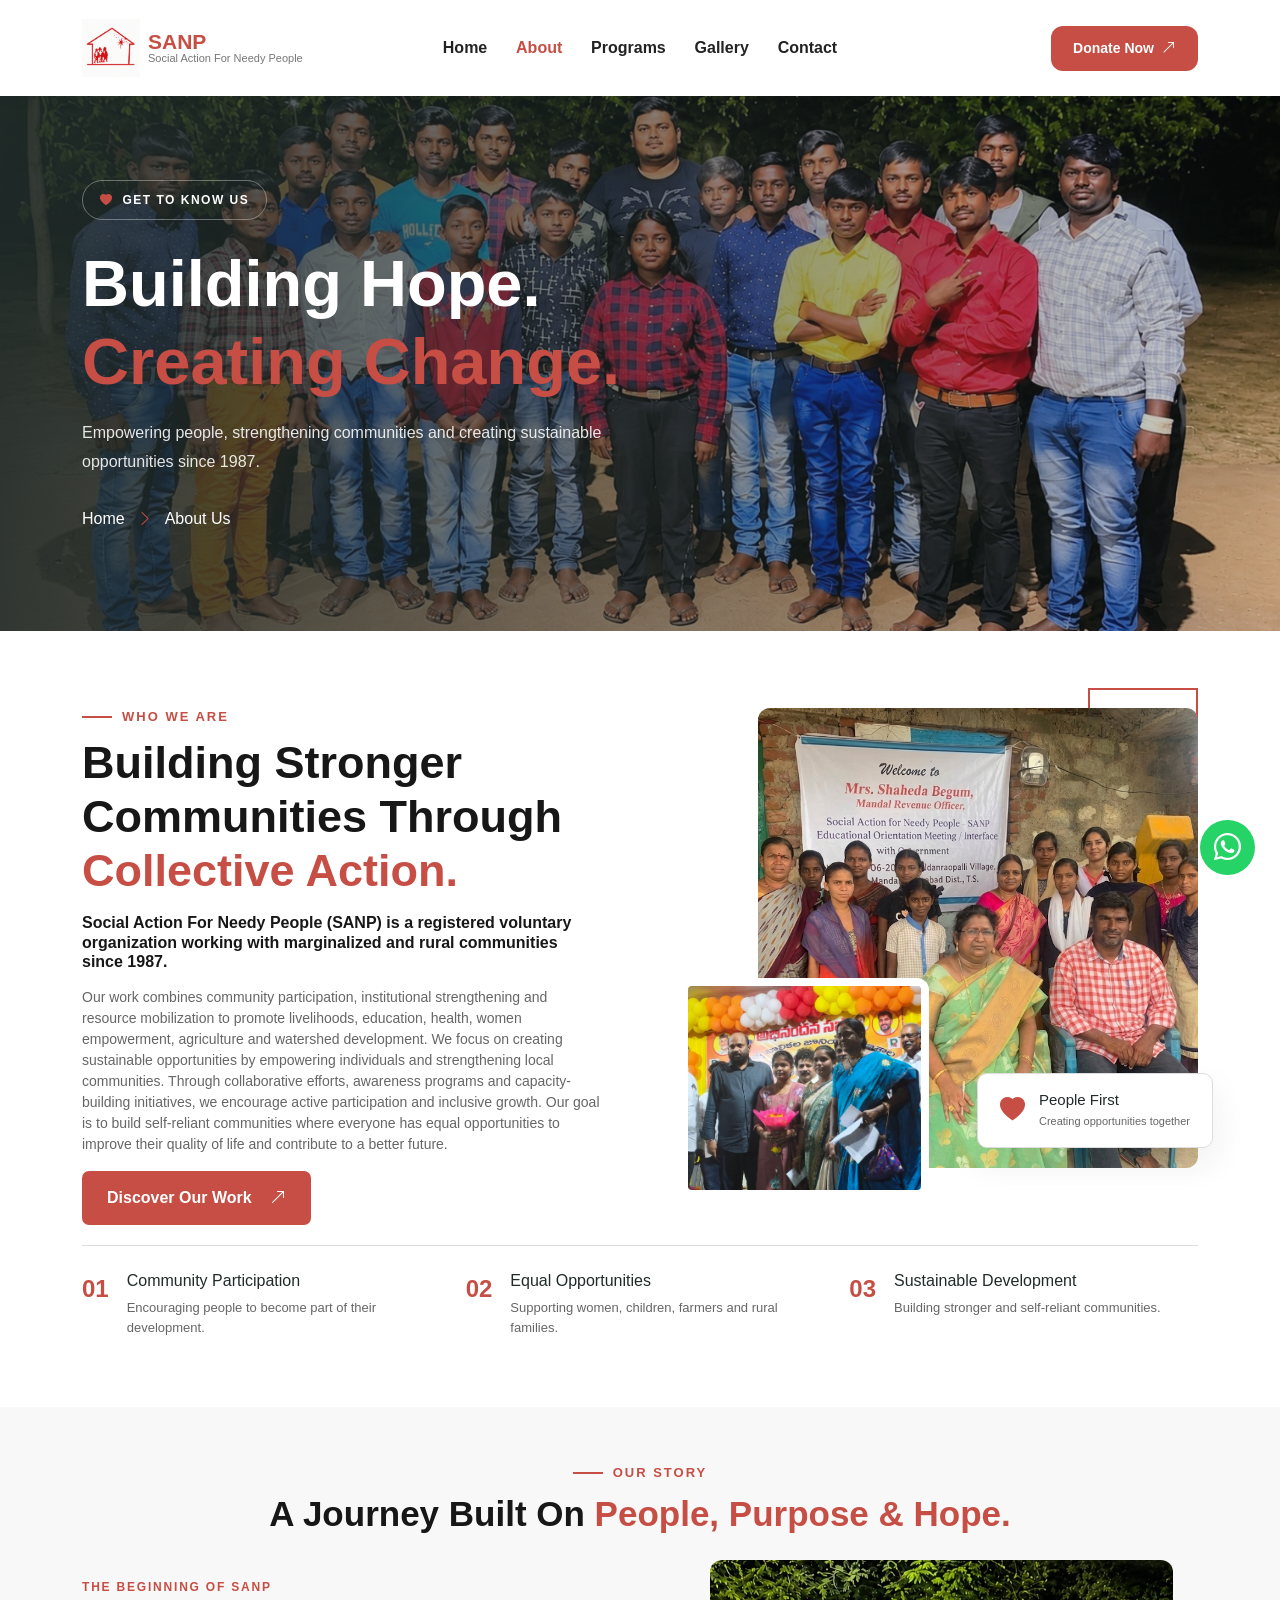
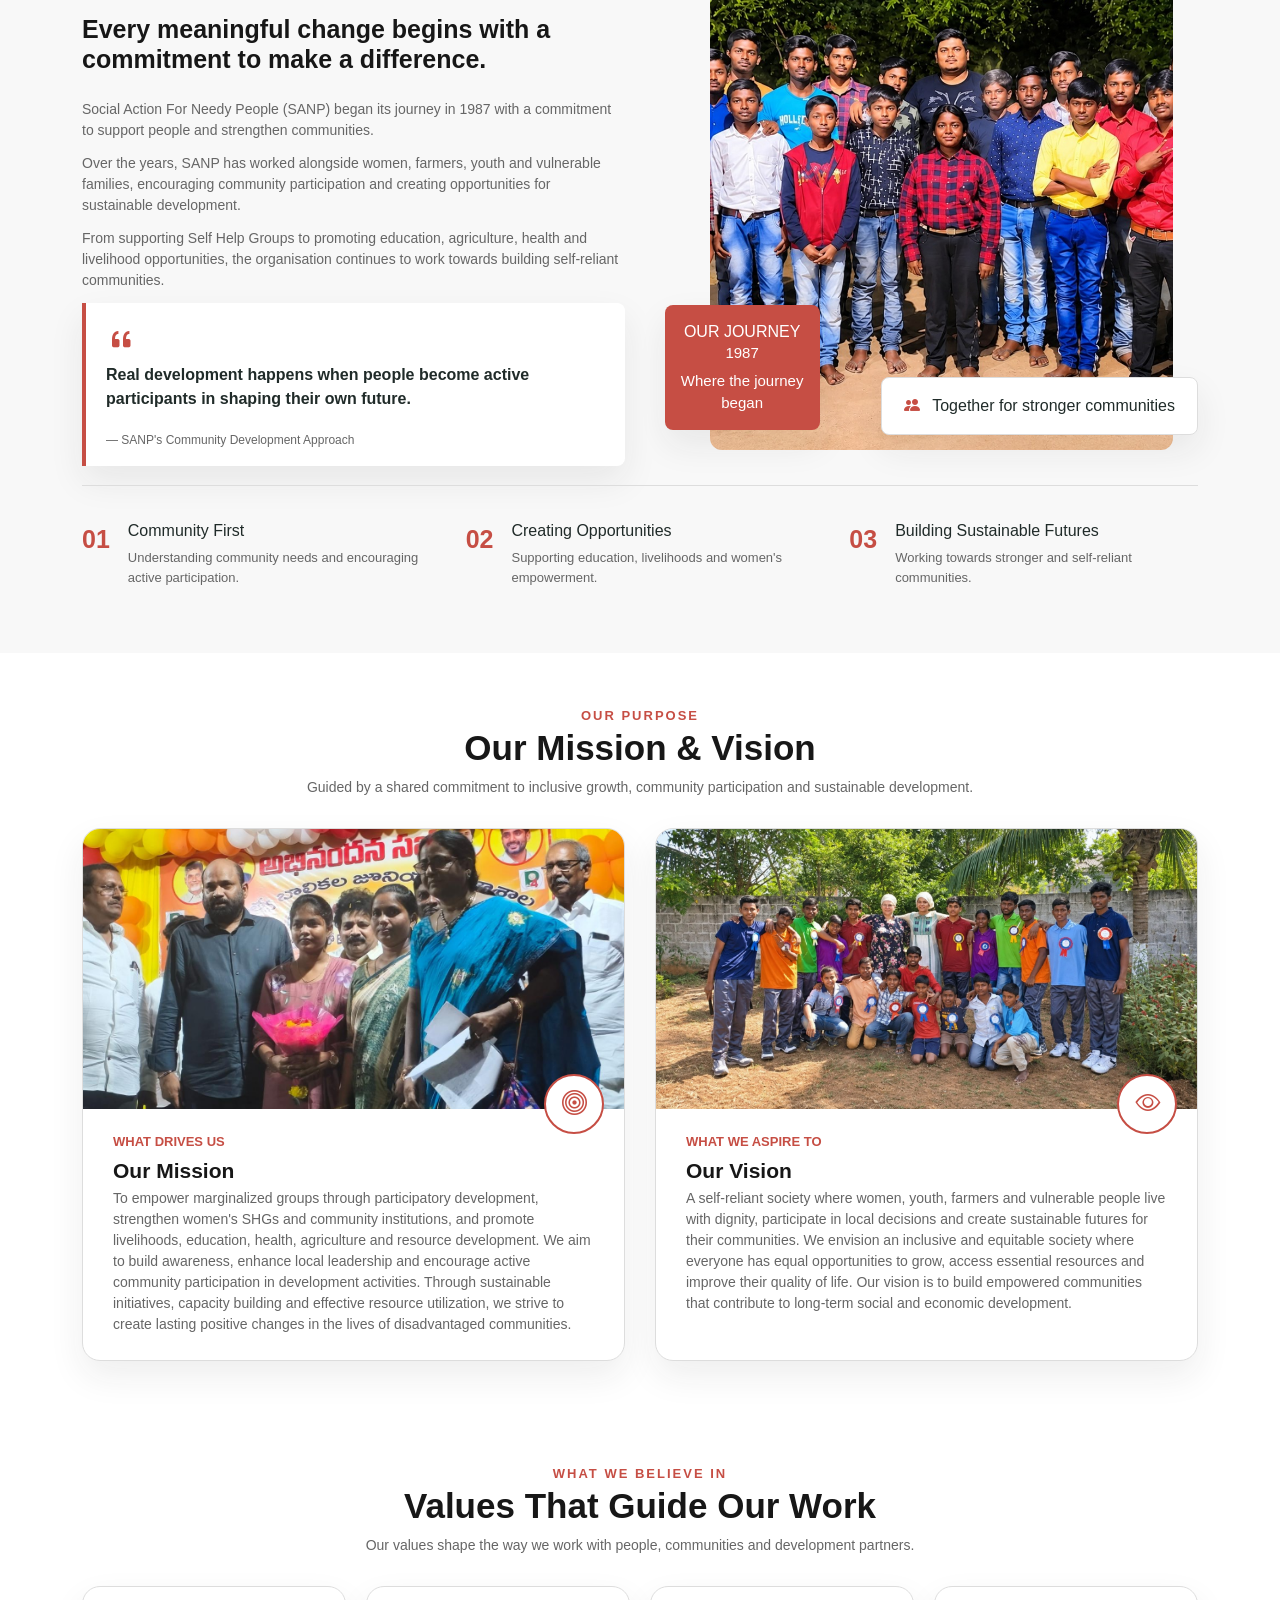
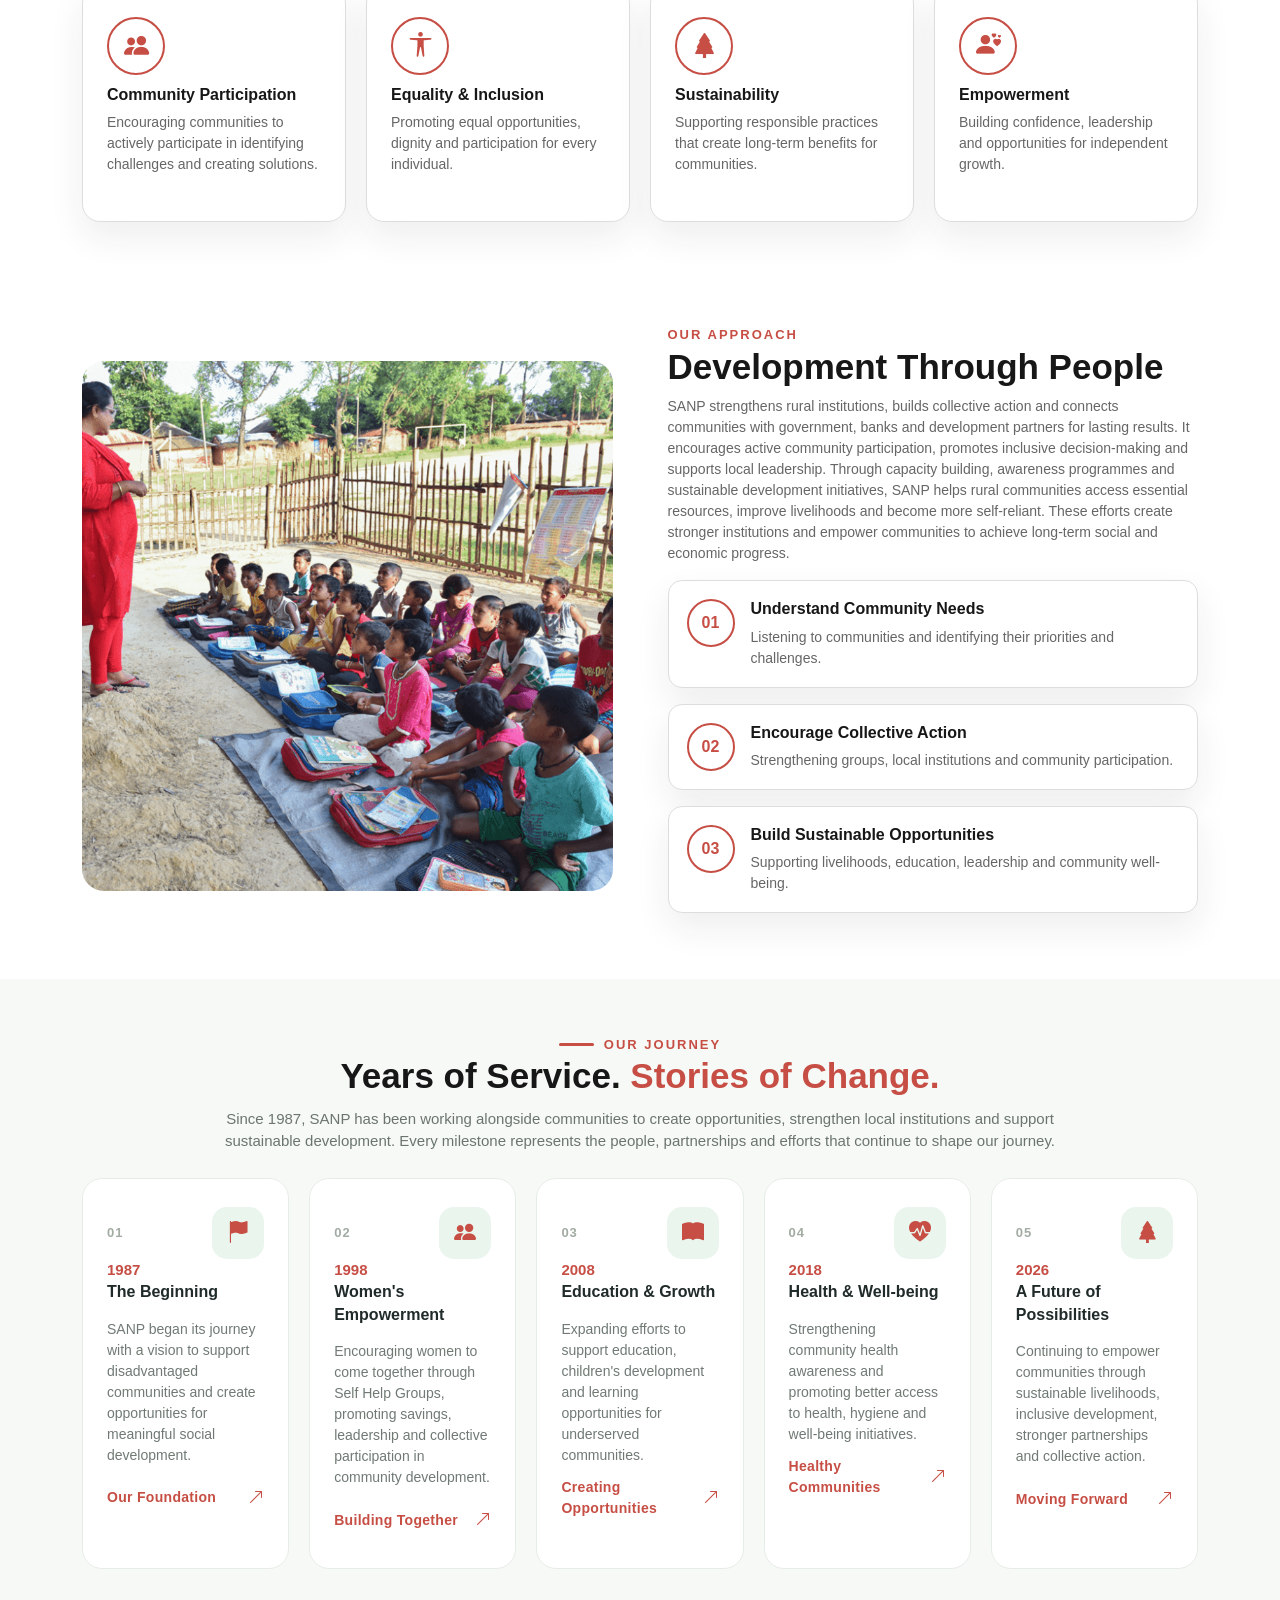
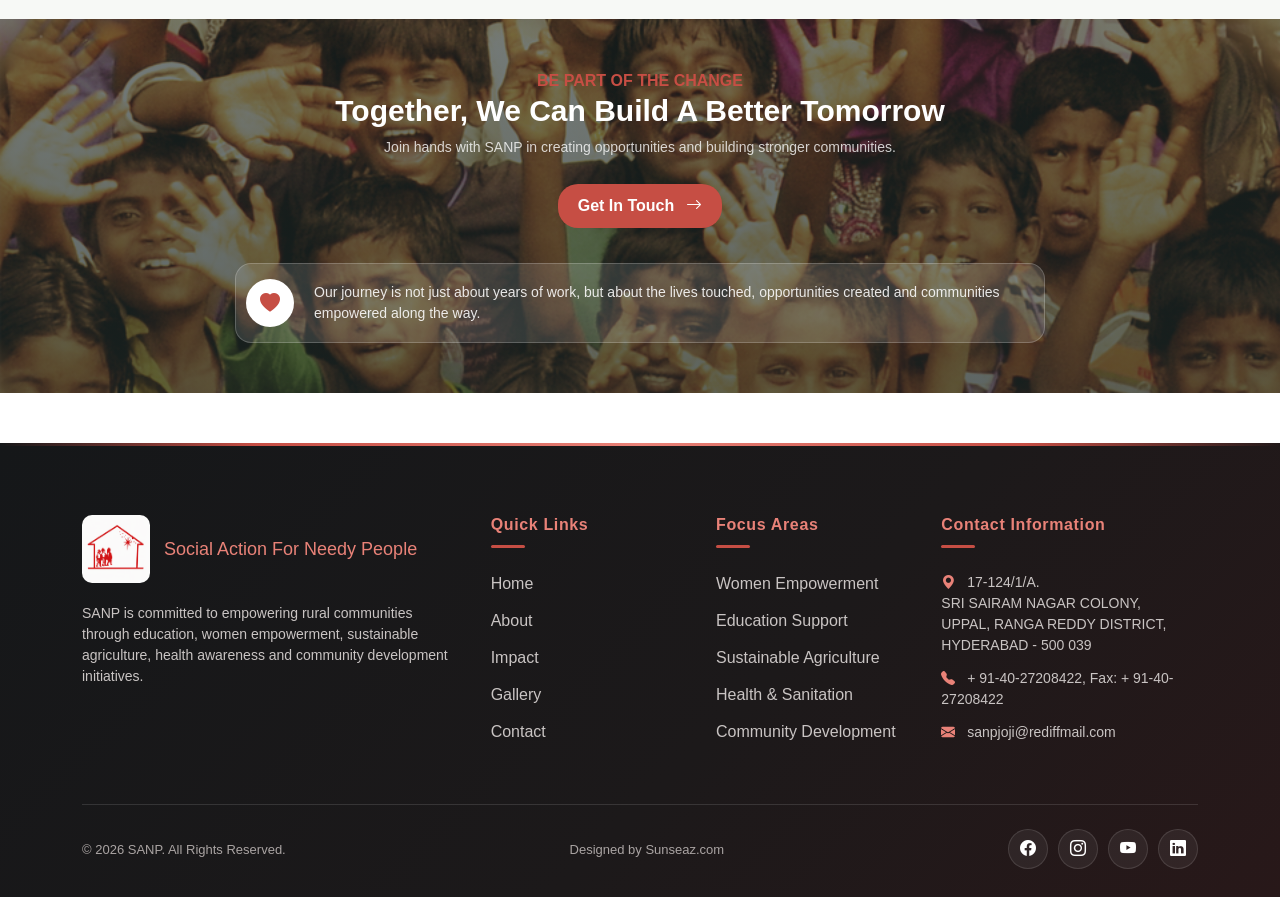
<file: about.html>
<!DOCTYPE html>
<html lang="en">

<head>
    <meta charset="UTF-8">
    <meta name="viewport" content="width=device-width, initial-scale=1.0">

    <title>About Us | SANP - Social Action For Needy People</title>

    <!-- Google Font -->
    <!-- <link rel="preconnect" href="https://fonts.googleapis.com">
    <link rel="preconnect" href="https://fonts.gstatic.com" crossorigin>
    <link href="https://fonts.googleapis.com/css2?family=Noto+Sans:wght@400;500;600;700;800&display=swap"
        rel="stylesheet"> -->

    <!-- Bootstrap -->
    <link rel="stylesheet" href="https://cdn.jsdelivr.net/npm/bootstrap@5.3.8/dist/css/bootstrap.min.css">

    <!-- Bootstrap Icons -->
    <link rel="stylesheet" href="https://cdn.jsdelivr.net/npm/bootstrap-icons@1.11.3/font/bootstrap-icons.min.css">

    <link rel="stylesheet" href="https://unpkg.com/aos@2.3.4/dist/aos.css">

    <!-- Existing Homepage CSS -->
    <link rel="stylesheet" href="./public/css/style.css">

    <!-- About Page CSS -->
    <link rel="stylesheet" href="./public/css/about.css">
</head>

<body>

    <!-- ==============================
         NAVBAR
    =============================== -->

    <nav class="navbar navbar-expand-lg">

        <div class="container">

            <a href="index.html" class="logo navbar-brand">

                <img src="public/images/Designer.png" alt="SANP Logo">

                <div class="logo-copy">
                    <h3>SANP</h3>
                    <span>Social Action For Needy People</span>
                </div>

            </a>

            <button class="navbar-toggler" type="button" data-bs-toggle="collapse" data-bs-target="#mainNavbar"
                aria-controls="mainNavbar" aria-expanded="false" aria-label="Toggle navigation">

                <span class="navbar-toggler-icon"></span>

            </button>

            <div class="collapse navbar-collapse justify-content-end" id="mainNavbar">

                <ul class="navbar-nav nav-links">

                    <li class="nav-item">
                        <a class="nav-link" href="index.html">Home</a>
                    </li>

                    <li class="nav-item">
                        <a class="nav-link active" href="about.html">About</a>
                    </li>

                    <li class="nav-item">
                        <a class="nav-link" href="programs.html">Programs</a>
                    </li>

                    <li class="nav-item">
                        <a class="nav-link" href="gallery.html">Gallery</a>
                    </li>

                    <li class="nav-item">
                        <a class="nav-link" href="contact.html">Contact</a>
                    </li>

                </ul>

                <a href="contact.html" class="donate-btn ms-lg-4">
                    Donate Now
                    <i class="bi bi-arrow-up-right"></i>
                </a>

            </div>

        </div>

    </nav>


    <!-- ==============================
         ABOUT HERO
    =============================== -->

    <section class="about-hero">

        <div class="about-hero-overlay"></div>

        <div class="container">

            <div class="about-hero-content" data-aos="fade-up">

                <span class="about-hero-label">
                    <i class="bi bi-heart-fill"></i>
                    GET TO KNOW US
                </span>

                <h1>
                    Building Hope.
                    <span>Creating Change.</span>
                </h1>

                <p>
                    Empowering people, strengthening communities and
                    creating sustainable opportunities since 1987.
                </p>

                <div class="about-breadcrumb">
                    <a href="index.html">Home</a>
                    <i class="bi bi-chevron-right"></i>
                    <span>About Us</span>
                </div>

            </div>

        </div>

    </section>


    <!-- Who We Are Section -->

    <section class="about-intro-section">

        <div class="container">

            <div class="about-intro-wrapper" data-aos="fade-up">

                <!-- LEFT CONTENT -->

                <div class="about-intro-content">

                    <span class="about-eyebrow">
                        <span></span>
                        WHO WE ARE
                    </span>

                    <h2>
                        Building Stronger Communities
                        Through <span>Collective Action.</span>
                    </h2>

                    <p class="about-intro-text">

                        Social Action For Needy People (SANP) is a registered
                        voluntary organization working with marginalized and
                        rural communities since 1987.

                    </p>

                    <p>

                        Our work combines community participation, institutional strengthening and resource mobilization
                        to promote livelihoods, education, health, women empowerment, agriculture and watershed
                        development. We focus on creating sustainable opportunities by empowering individuals and
                        strengthening local communities. Through collaborative efforts, awareness programs and
                        capacity-building initiatives, we encourage active participation and inclusive growth. Our goal
                        is to build self-reliant communities where everyone has equal opportunities to improve their
                        quality of life and contribute to a better future.

                    </p>

                    <a href="programs.html" class="about-discover-btn">
                        Discover Our Work
                        <i class="bi bi-arrow-up-right"></i>
                    </a>

                </div>


                <!-- RIGHT IMAGE AREA -->

                <div class="about-intro-visual">

                    <div class="about-main-image">

                        <img src="public/images/CommunitySupportHD.jpeg" alt="SANP community support">

                    </div>

                    <div class="about-overlay-image">

                        <img src="public/images/WomenEmpowerment.jpeg" alt="Women empowerment">

                    </div>

                    <div class="about-image-label">

                        <i class="bi bi-heart-fill"></i>

                        <div>
                            <h4>People First</h4>
                            <p>Creating opportunities together</p>
                        </div>

                    </div>

                    <div class="about-image-decoration"></div>

                </div>

            </div>


            <!-- BOTTOM HIGHLIGHTS -->

            <div class="about-intro-highlights">

                <div class="intro-highlight">

                    <span>01</span>

                    <div>
                        <h4>Community Participation</h4>
                        <p>Encouraging people to become part of their development.</p>
                    </div>

                </div>


                <div class="intro-highlight">

                    <span>02</span>

                    <div>
                        <h4>Equal Opportunities</h4>
                        <p>Supporting women, children, farmers and rural families.</p>
                    </div>

                </div>


                <div class="intro-highlight">

                    <span>03</span>

                    <div>
                        <h4>Sustainable Development</h4>
                        <p>Building stronger and self-reliant communities.</p>
                    </div>

                </div>

            </div>

        </div>

    </section>

    <!-- End Who We Are Section -->

    <!-- Our Story Section -->

    <section class="our-story-section">

        <div class="container">

            <!-- SECTION HEADING -->

            <div class="story-top-heading" data-aos="fade-up">

                <span class="story-label">
                    <span></span>
                    OUR STORY
                </span>

                <h2>
                    A Journey Built On
                    <span>People, Purpose & Hope.</span>
                </h2>

            </div>


            <!-- STORY CONTENT -->

            <div class="story-main-wrapper" data-aos="fade-up">

                <!-- LEFT CONTENT -->

                <div class="story-main-content">

                    <span class="story-small-title">
                        THE BEGINNING OF SANP
                    </span>

                    <h3>
                        Every meaningful change
                        begins with a commitment
                        to make a difference.
                    </h3>

                    <p>
                        Social Action For Needy People (SANP) began its
                        journey in 1987 with a commitment to support
                        people and strengthen communities.
                    </p>

                    <p>
                        Over the years, SANP has worked alongside
                        women, farmers, youth and vulnerable families,
                        encouraging community participation and
                        creating opportunities for sustainable development.
                    </p>

                    <p>
                        From supporting Self Help Groups to promoting
                        education, agriculture, health and livelihood
                        opportunities, the organisation continues to
                        work towards building self-reliant communities.
                    </p>


                    <!-- QUOTE -->

                    <div class="story-quote">

                        <i class="bi bi-quote"></i>

                        <p>
                            Real development happens when people
                            become active participants in shaping
                            their own future.
                        </p>

                        <span>— SANP's Community Development Approach</span>

                    </div>

                </div>


                <!-- RIGHT VISUAL -->

                <div class="story-main-visual">

                    <div class="story-image-frame">

                        <img src="public/images/abouthero.jpeg" alt="SANP community members">

                    </div>


                    <!-- YEAR BADGE -->

                    <div class="story-year-badge">

                        <span>OUR JOURNEY</span>

                        <h3>1987</h3>

                        <p>Where the journey began</p>

                    </div>


                    <!-- IMAGE CAPTION -->

                    <div class="story-image-caption">

                        <i class="bi bi-people-fill"></i>

                        <span>
                            Together for stronger communities
                        </span>

                    </div>

                </div>

            </div>


            <!-- JOURNEY HIGHLIGHTS -->

            <div class="story-highlights" data-aos="fade-up">

                <div class="story-highlight-item">

                    <span class="story-number">01</span>

                    <div>
                        <h4>Community First</h4>

                        <p>
                            Understanding community needs and
                            encouraging active participation.
                        </p>
                    </div>

                </div>


                <div class="story-highlight-item">

                    <span class="story-number">02</span>

                    <div>
                        <h4>Creating Opportunities</h4>

                        <p>
                            Supporting education, livelihoods
                            and women's empowerment.
                        </p>
                    </div>

                </div>


                <div class="story-highlight-item">

                    <span class="story-number">03</span>

                    <div>
                        <h4>Building Sustainable Futures</h4>

                        <p>
                            Working towards stronger and
                            self-reliant communities.
                        </p>
                    </div>

                </div>

            </div>

        </div>

    </section>

    <!-- End Our Story Section -->

    <!-- ==============================
         MISSION & VISION
    =============================== -->

    <section class="mission-vision section-space">

        <div class="container">

            <div class="section-heading-about" data-aos="fade-up">

                <span>OUR PURPOSE</span>

                <h2>
                    Our Mission & Vision
                </h2>

                <p>
                    Guided by a shared commitment to inclusive growth,
                    community participation and sustainable development.
                </p>

            </div>

            <div class="mission-vision-grid">

                <!-- MISSION CARD -->

                <div class="purpose-card" data-aos="fade-right">

                    <div class="purpose-image">

                        <img src="public/images/WomenEmpowerment.jpeg"
                            alt="Women participating in community development">

                        <div class="purpose-icon">
                            <i class="bi bi-bullseye"></i>
                        </div>

                    </div>

                    <div class="purpose-content">

                        <span>WHAT DRIVES US</span>

                        <h3>Our Mission</h3>

                        <p>
                            To empower marginalized groups through participatory
                            development, strengthen women's SHGs and community
                            institutions, and promote livelihoods, education,
                            health, agriculture and resource development. We aim
                            to build awareness, enhance local leadership and
                            encourage active community participation in development
                            activities. Through sustainable initiatives, capacity
                            building and effective resource utilization, we strive
                            to create lasting positive changes in the lives of
                            disadvantaged communities.
                        </p>

                    </div>

                </div>


                <!-- VISION CARD -->

                <div class="purpose-card" data-aos="fade-left">

                    <div class="purpose-image">

                        <img src="public/images/groupimg1.jpeg" alt="Community members working together">

                        <div class="purpose-icon">
                            <i class="bi bi-eye"></i>
                        </div>

                    </div>

                    <div class="purpose-content">

                        <span>WHAT WE ASPIRE TO</span>

                        <h3>Our Vision</h3>

                        <p>
                            A self-reliant society where women, youth, farmers and
                            vulnerable people live with dignity, participate in
                            local decisions and create sustainable futures for
                            their communities. We envision an inclusive and
                            equitable society where everyone has equal opportunities
                            to grow, access essential resources and improve their
                            quality of life. Our vision is to build empowered
                            communities that contribute to long-term social and
                            economic development.
                        </p>

                    </div>

                </div>

            </div>

        </div>

    </section>


    <!-- ==============================
         CORE VALUES
    =============================== -->

    <section class="core-values section-space">

        <div class="container">

            <div class="section-heading-about" data-aos="fade-up">

                <span>WHAT WE BELIEVE IN</span>

                <h2>
                    Values That Guide Our Work
                </h2>

                <p>
                    Our values shape the way we work with people,
                    communities and development partners.
                </p>

            </div>

            <div class="values-grid">

                <div class="value-card" data-aos="fade-up">

                    <div class="value-icon">
                        <i class="bi bi-people-fill"></i>
                    </div>

                    <h3>Community Participation</h3>

                    <p>
                        Encouraging communities to actively participate
                        in identifying challenges and creating solutions.
                    </p>

                </div>


                <div class="value-card" data-aos="fade-up" data-aos-delay="100">

                    <div class="value-icon">
                        <i class="bi bi-universal-access"></i>
                    </div>

                    <h3>Equality & Inclusion</h3>

                    <p>
                        Promoting equal opportunities, dignity and
                        participation for every individual.
                    </p>

                </div>


                <div class="value-card" data-aos="fade-up" data-aos-delay="200">

                    <div class="value-icon">
                        <i class="bi bi-tree-fill"></i>
                    </div>

                    <h3>Sustainability</h3>

                    <p>
                        Supporting responsible practices that create
                        long-term benefits for communities.
                    </p>

                </div>


                <div class="value-card" data-aos="fade-up" data-aos-delay="300">

                    <div class="value-icon">
                        <i class="bi bi-person-hearts"></i>
                    </div>

                    <h3>Empowerment</h3>

                    <p>
                        Building confidence, leadership and
                        opportunities for independent growth.
                    </p>

                </div>

            </div>

        </div>

    </section>


    <!-- ==============================
         OUR APPROACH
    =============================== -->

    <section class="our-approach section-space">

        <div class="container">

            <div class="approach-wrapper">

                <div class="approach-image" data-aos="fade-right">

                    <img src="public/images/Programand Feature section.png" alt="SANP development activities">

                </div>

                <div class="approach-content" data-aos="fade-left">

                    <span class="content-label">OUR APPROACH</span>

                    <h2>
                         Development Through People
                    </h2>

                    <p>
                        SANP strengthens rural institutions, builds collective action and connects communities with
                        government, banks and development partners for lasting results. It encourages active community
                        participation, promotes inclusive decision-making and supports local leadership. Through
                        capacity building, awareness programmes and sustainable development initiatives, SANP helps
                        rural communities access essential resources, improve livelihoods and become more self-reliant.
                        These efforts create stronger institutions and empower communities to achieve long-term social
                        and economic progress.
                    </p>

                    <div class="approach-item">

                        <div class="approach-number">01</div>

                        <div>
                            <h4>Understand Community Needs</h4>
                            <p>
                                Listening to communities and identifying
                                their priorities and challenges.
                            </p>
                        </div>

                    </div>

                    <div class="approach-item">

                        <div class="approach-number">02</div>

                        <div>
                            <h4>Encourage Collective Action</h4>
                            <p>
                                Strengthening groups, local institutions
                                and community participation.
                            </p>
                        </div>

                    </div>

                    <div class="approach-item">

                        <div class="approach-number">03</div>

                        <div>
                            <h4>Build Sustainable Opportunities</h4>
                            <p>
                                Supporting livelihoods, education,
                                leadership and community well-being.
                            </p>
                        </div>

                    </div>

                </div>

            </div>

        </div>

    </section>


    <!-- ==============================
         JOURNEY TIMELINE
    =============================== -->

   <!-- ==============================
     OUR JOURNEY
=============================== -->

<section class="about-journey-section">

    <div class="container">

        <!-- SECTION HEADER -->

        <div class="journey-header" data-aos="fade-up">

            <div class="journey-heading-content">

                <span class="journey-label">
                    <span></span>
                    OUR JOURNEY
                </span>

                <h2>
                    Years of Service.
                    <span>Stories of Change.</span>
                </h2>

            </div>

            <div class="journey-description">

                <p>
                    Since 1987, SANP has been working alongside communities
                    to create opportunities, strengthen local institutions
                    and support sustainable development. Every milestone
                    represents the people, partnerships and efforts that
                    continue to shape our journey.
                </p>

            </div>

        </div>


        <!-- JOURNEY YEARS -->

        <div class="journey-milestones">

            <!-- 1987 -->

            <div class="journey-card" data-aos="fade-up">

                <div class="journey-card-top">

                    <span class="journey-index">01</span>

                    <div class="journey-icon">
                        <i class="bi bi-flag-fill"></i>
                    </div>

                </div>

                <span class="journey-year">1987</span>

                <h3>The Beginning</h3>

                <p>
                    SANP began its journey with a vision to support
                    disadvantaged communities and create opportunities
                    for meaningful social development.
                </p>

                <div class="journey-card-bottom">
                    <span>Our Foundation</span>
                    <i class="bi bi-arrow-up-right"></i>
                </div>

            </div>


            <!-- 1998 -->

            <div class="journey-card" data-aos="fade-up" data-aos-delay="100">

                <div class="journey-card-top">

                    <span class="journey-index">02</span>

                    <div class="journey-icon">
                        <i class="bi bi-people-fill"></i>
                    </div>

                </div>

                <span class="journey-year">1998</span>

                <h3>Women's Empowerment</h3>

                <p>
                    Encouraging women to come together through Self Help
                    Groups, promoting savings, leadership and collective
                    participation in community development.
                </p>

                <div class="journey-card-bottom">
                    <span>Building Together</span>
                    <i class="bi bi-arrow-up-right"></i>
                </div>

            </div>


            <!-- 2008 -->

            <div class="journey-card" data-aos="fade-up" data-aos-delay="200">

                <div class="journey-card-top">

                    <span class="journey-index">03</span>

                    <div class="journey-icon">
                        <i class="bi bi-book-fill"></i>
                    </div>

                </div>

                <span class="journey-year">2008</span>

                <h3>Education & Growth</h3>

                <p>
                    Expanding efforts to support education, children's
                    development and learning opportunities for
                    underserved communities.
                </p>

                <div class="journey-card-bottom">
                    <span>Creating Opportunities</span>
                    <i class="bi bi-arrow-up-right"></i>
                </div>

            </div>


            <!-- 2018 -->

            <div class="journey-card" data-aos="fade-up" data-aos-delay="300">

                <div class="journey-card-top">

                    <span class="journey-index">04</span>

                    <div class="journey-icon">
                        <i class="bi bi-heart-pulse-fill"></i>
                    </div>

                </div>

                <span class="journey-year">2018</span>

                <h3>Health & Well-being</h3>

                <p>
                    Strengthening community health awareness and promoting
                    better access to health, hygiene and well-being
                    initiatives.
                </p>

                <div class="journey-card-bottom">
                    <span>Healthy Communities</span>
                    <i class="bi bi-arrow-up-right"></i>
                </div>

            </div>


            <!-- 2026 -->

            <div class="journey-card" data-aos="fade-up" data-aos-delay="400">

                <div class="journey-card-top">

                    <span class="journey-index">05</span>

                    <div class="journey-icon">
                        <i class="bi bi-tree-fill"></i>
                    </div>

                </div>

                <span class="journey-year">2026</span>

                <h3>A Future of Possibilities</h3>

                <p>
                    Continuing to empower communities through sustainable
                    livelihoods, inclusive development, stronger
                    partnerships and collective action.
                </p>

                <div class="journey-card-bottom">
                    <span>Moving Forward</span>
                    <i class="bi bi-arrow-up-right"></i>
                </div>

            </div>

        </div>
    </div>

</section>

<!-- End Our Journey -->

    <!-- ==============================
         CALL TO ACTION
    =============================== -->

    <section class="about-cta">

        <div class="container">

            <div class="about-cta-content" data-aos="zoom-in">

                <span>BE PART OF THE CHANGE</span>

                <h2>
                    Together, We Can Build A Better Tomorrow
                </h2>

                <p>
                    Join hands with SANP in creating opportunities
                    and building stronger communities.
                </p>

                <a href="contact.html" class="about-cta-btn">
                    Get In Touch
                    <i class="bi bi-arrow-right"></i>
                </a>

                <div class="journey-footer">
                    <div class="journey-footer-icon">
                        <i class="bi bi-heart-fill"></i>
                    </div>

                    <p>
                        Our journey is not just about years of work, but about
                        the lives touched, opportunities created and communities
                        empowered along the way.
                    </p>
                </div>

            </div>

        </div>

    </section>


    <!-- ==============================
         FOOTER
    =============================== -->

    <!-- Footer -->

    <footer class="footer">

        <div class="container">

            <div class="footer-grid">

                <!-- About -->

                <div class="footer-column" data-aos="fade-up">

                    <div class="footer-brand">
                        <img src="public/images/Designer.png" alt="SANP Logo" class="footer-logo">
                        <h3>Social Action For Needy People</h3>
                    </div>

                    <p>

                        SANP is committed to empowering rural
                        communities through education,
                        women empowerment, sustainable
                        agriculture, health awareness and
                        community development initiatives.

                    </p>

                </div>

                <!-- Links -->

                <div class="footer-column" data-aos="fade-left">

                    <h4>Quick Links</h4>

                    <ul>

                        <li><a href="#hero">Home</a></li>

                        <li><a href="#about">About</a></li>

                        <li><a href="#impact">Impact</a></li>

                        <li><a href="#gallery">Gallery</a></li>

                        <li><a href="#contact">Contact</a></li>

                    </ul>

                </div>

                <!-- Programs -->

                <div class="footer-column" data-aos="fade-right">

                    <h4>Focus Areas</h4>

                    <ul>

                        <li>Women Empowerment</li>

                        <li>Education Support</li>

                        <li>Sustainable Agriculture</li>

                        <li>Health & Sanitation</li>

                        <li>Community Development</li>

                    </ul>

                </div>

                <!-- Contact -->

                <div class="footer-column" data-aos="fade-right">

                    <h4>Contact Information</h4>

                    <p>
                        <i class="bi bi-geo-alt-fill"></i>
                        17-124/1/A.<br>
                        SRI SAIRAM NAGAR COLONY,<br>
                        UPPAL, RANGA REDDY DISTRICT,<br>
                        HYDERABAD - 500 039
                    </p>

                    <p>
                        <i class="bi bi-telephone-fill"></i>
                        + 91-40-27208422, Fax: + 91-40-27208422
                    </p>

                    <p>
                        <i class="bi bi-envelope-fill"></i>
                        sanpjoji@rediffmail.com
                    </p>

                </div>

            </div>

            <div class="footer-bottom">

                <p>

                    © 2026 SANP. All Rights Reserved.

                </p>

                <a href="https://www.sunseaz.com/">
                    <p>Designed by Sunseaz.com</p>
                </a>

                <div class="social-icons">

                    <a href="#">
                        <i class="bi bi-facebook"></i>
                    </a>

                    <a href="#">
                        <i class="bi bi-instagram"></i>
                    </a>

                    <a href="#">
                        <i class="bi bi-youtube"></i>
                    </a>

                    <a href="#">
                        <i class="bi bi-linkedin"></i>
                    </a>

                </div>

            </div>

        </div>

    </footer>

    <!-- End Footer -->



    <!-- WhatsApp Button -->
    <a href="https://wa.me/919876543210" class="about-whatsapp" target="_blank" rel="noopener noreferrer" aria-label="Chat with us on WhatsApp">
        <i class="bi bi-whatsapp"></i>
    </a>


    <!-- Bootstrap JS -->
    <script src="https://cdn.jsdelivr.net/npm/bootstrap@5.3.8/dist/js/bootstrap.bundle.min.js"></script>

    <script src="https://unpkg.com/aos@2.3.4/dist/aos.js"></script>
    <script src="./public/js/script.js"></script>

    <!-- About Page JS -->
    <!-- <script src="./public/js/about.js"></script> -->

</body>

</html>
</file>
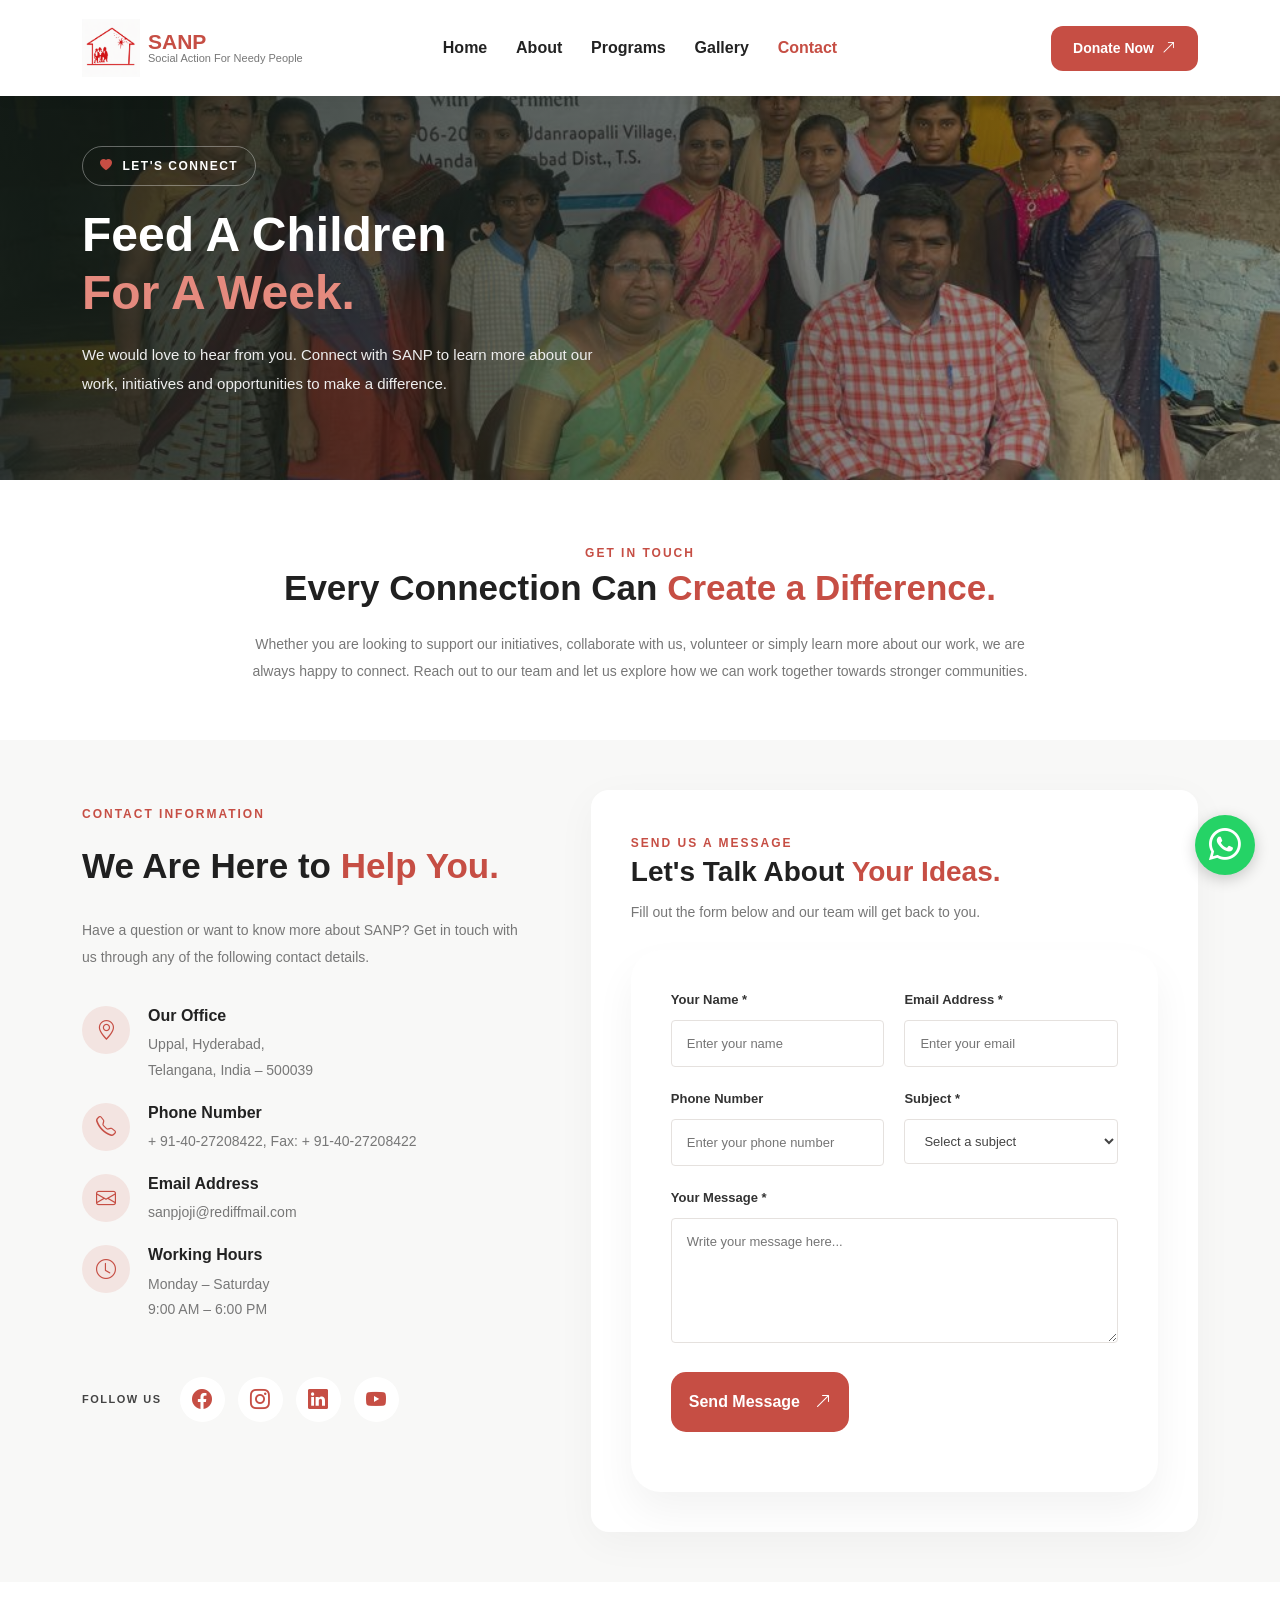
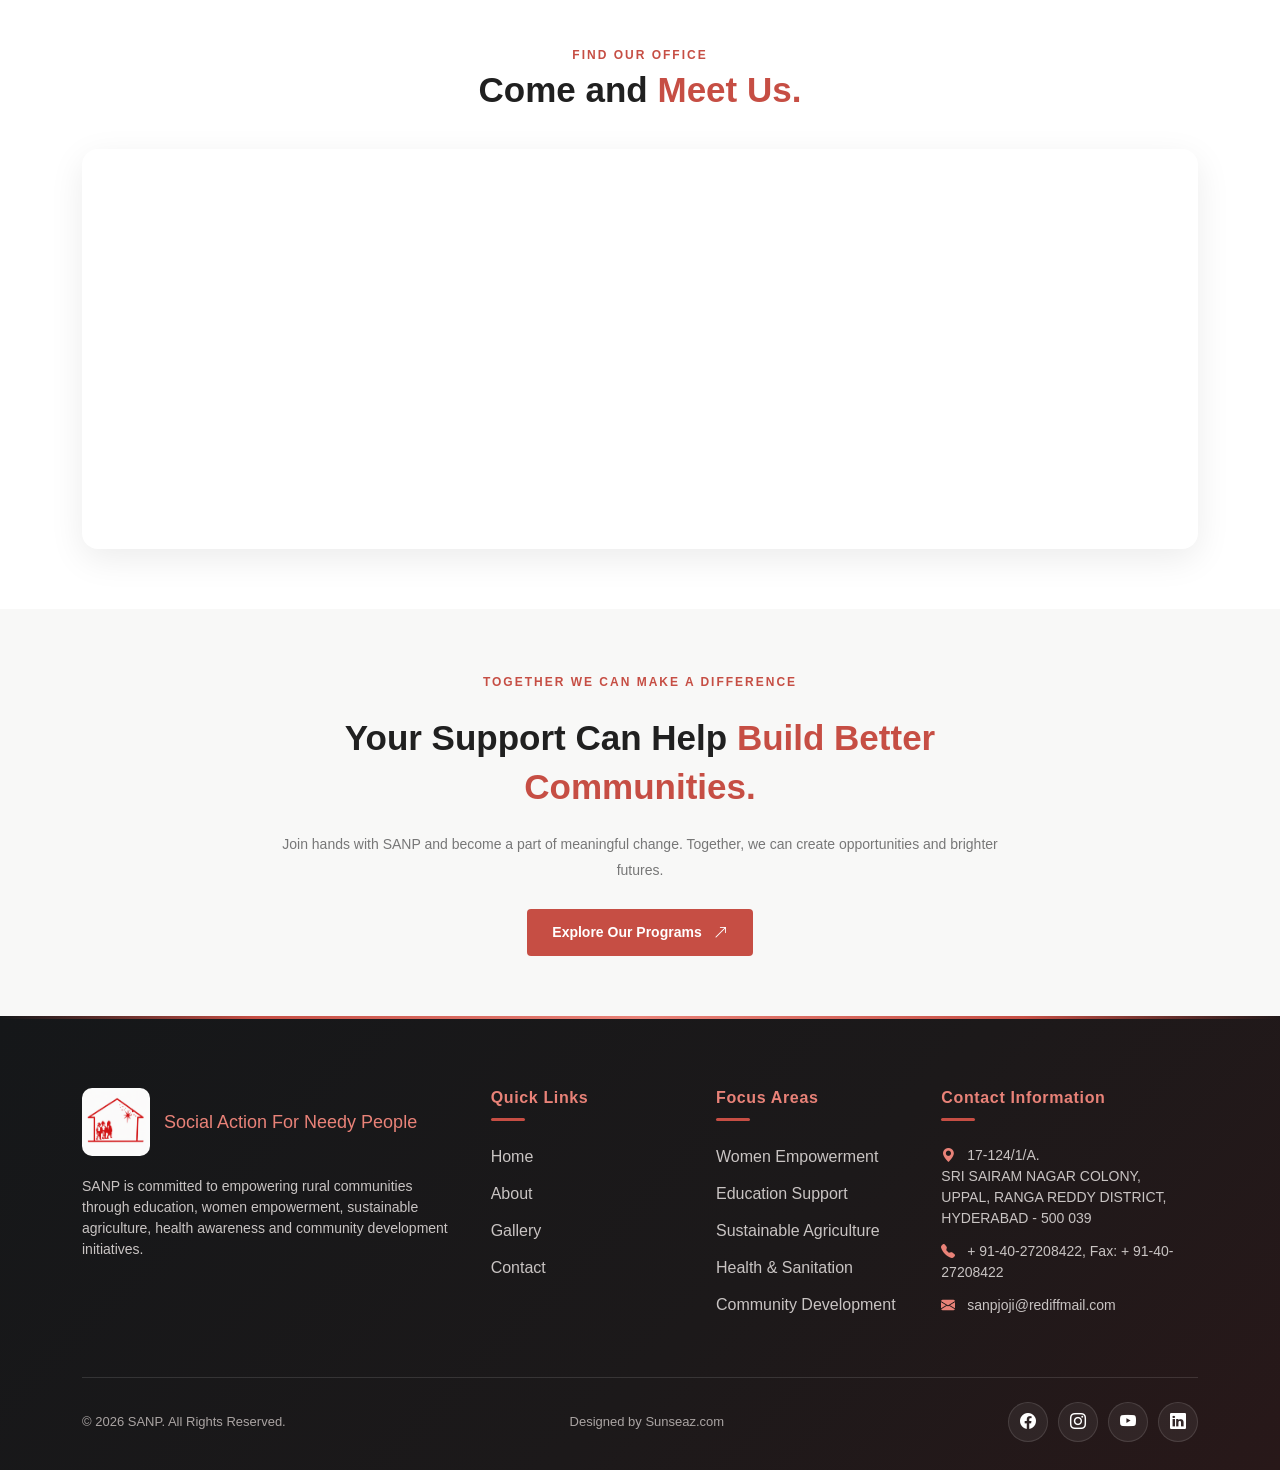
<file: contact.html>
<!DOCTYPE html>
<html lang="en">

<head>
    <meta charset="UTF-8">
    <meta name="viewport" content="width=device-width, initial-scale=1.0">

    <title>Contact | SANP - Social Action For Needy People</title>

    <!-- Bootstrap -->
    <link rel="stylesheet" href="https://cdn.jsdelivr.net/npm/bootstrap@5.3.8/dist/css/bootstrap.min.css">

    <!-- Bootstrap Icons -->
    <link rel="stylesheet" href="https://cdn.jsdelivr.net/npm/bootstrap-icons@1.11.3/font/bootstrap-icons.min.css">

    <link rel="stylesheet" href="https://unpkg.com/aos@2.3.4/dist/aos.css">

    <!-- Existing Homepage CSS -->
    <link rel="stylesheet" href="./public/css/style.css">

    <!-- About Page CSS -->
    <link rel="stylesheet" href="./public/css/contact.css">
</head>

<body>

    <!-- ==============================
         NAVBAR
    =============================== -->

    <nav class="navbar navbar-expand-lg">

        <div class="container">

            <a href="index.html" class="logo navbar-brand">

                <img src="public/images/Designer.png" alt="SANP Logo">

                <div class="logo-copy">
                    <h3>SANP</h3>
                    <span>Social Action For Needy People</span>
                </div>

            </a>

            <button class="navbar-toggler" type="button" data-bs-toggle="collapse" data-bs-target="#mainNavbar"
                aria-controls="mainNavbar" aria-expanded="false" aria-label="Toggle navigation">

                <span class="navbar-toggler-icon"></span>

            </button>

            <div class="collapse navbar-collapse justify-content-end" id="mainNavbar">

                <ul class="navbar-nav nav-links">

                    <li class="nav-item">
                        <a class="nav-link" href="index.html">Home</a>
                    </li>

                    <li class="nav-item">
                        <a class="nav-link" href="about.html">About</a>
                    </li>

                    <li class="nav-item">
                        <a class="nav-link" href="programs.html">Programs</a>
                    </li>

                    <li class="nav-item">
                        <a class="nav-link" href="gallery.html">Gallery</a>
                    </li>

                    <li class="nav-item">
                        <a class="nav-link active" href="contact.html">Contact</a>
                    </li>

                </ul>

                <a href="contact.html" class="donate-btn ms-lg-4">
                    Donate Now
                    <i class="bi bi-arrow-up-right"></i>
                </a>

            </div>

        </div>

    </nav>



    <!-- =================================
     CONTACT HERO
================================= -->

    <section class="contact-hero">

        <div class="contact-hero-overlay"></div>

        <div class="container contact-hero-content" data-aos="fade-up">

            <span class="contact-hero-label">
                <i class="bi bi-heart-fill"></i>
                LET'S CONNECT
            </span>

            <h1>Feed A Children<br> <strong>For A Week.</strong></h1>

            <p>
                We would love to hear from you. Connect with SANP
                to learn more about our work, initiatives and opportunities
                to make a difference.
            </p>

        </div>

    </section>


    <!-- =================================
     CONTACT INTRO
================================= -->

    <section class="contact-intro-section">

        <div class="container">

            <div class="contact-intro-content" data-aos="fade-up">

                <span class="contact-label">GET IN TOUCH</span>

                <h2>
                    Every Connection Can
                    <span>Create a Difference.</span>
                </h2>

                <p>
                    Whether you are looking to support our initiatives,
                    collaborate with us, volunteer or simply learn more
                    about our work, we are always happy to connect.
                    Reach out to our team and let us explore how we
                    can work together towards stronger communities.
                </p>

            </div>

        </div>

    </section>


    <!-- =================================
     CONTACT DETAILS & FORM
================================= -->

    <section class="contact-main-section">

        <div class="container">

            <div class="contact-main-wrapper">

                <!-- LEFT CONTACT INFORMATION -->

                <div class="contact-info" data-aos="fade-right">

                    <span class="contact-label">CONTACT INFORMATION</span>

                    <h2>We Are Here to <span>Help You.</span></h2>

                    <p class="contact-info-description">
                        Have a question or want to know more about SANP?
                        Get in touch with us through any of the following
                        contact details.
                    </p>


                    <div class="contact-info-item">

                        <div class="contact-info-icon">
                            <i class="bi bi-geo-alt"></i>
                        </div>

                        <div>
                            <h4>Our Office</h4>
                            <p>
                                Uppal, Hyderabad,<br>
                                Telangana, India – 500039
                            </p>
                        </div>

                    </div>


                    <div class="contact-info-item">

                        <div class="contact-info-icon">
                            <i class="bi bi-telephone"></i>
                        </div>

                        <div>
                            <h4>Phone Number</h4>
                            <p>
                                <a href="tel:+914027208422">
                                    + 91-40-27208422, Fax: + 91-40-27208422
                                </a>
                            </p>
                        </div>

                    </div>


                    <div class="contact-info-item">

                        <div class="contact-info-icon">
                            <i class="bi bi-envelope"></i>
                        </div>

                        <div>
                            <h4>Email Address</h4>
                            <p>
                                <a href="mailto:sanpjoji@rediffmail.com">
                                    sanpjoji@rediffmail.com
                                </a>
                            </p>
                        </div>

                    </div>


                    <div class="contact-info-item">

                        <div class="contact-info-icon">
                            <i class="bi bi-clock"></i>
                        </div>

                        <div>
                            <h4>Working Hours</h4>
                            <p>
                                Monday – Saturday<br>
                                9:00 AM – 6:00 PM
                            </p>
                        </div>

                    </div>


                    <div class="contact-social-links">

                        <span>FOLLOW US</span>

                        <a href="#" aria-label="Facebook">
                            <i class="bi bi-facebook"></i>
                        </a>

                        <a href="#" aria-label="Instagram">
                            <i class="bi bi-instagram"></i>
                        </a>

                        <a href="#" aria-label="LinkedIn">
                            <i class="bi bi-linkedin"></i>
                        </a>

                        <a href="#" aria-label="YouTube">
                            <i class="bi bi-youtube"></i>
                        </a>

                    </div>

                </div>


                <!-- RIGHT CONTACT FORM -->

                <div class="contact-form-wrapper" data-aos="fade-left">

                    <div class="contact-form-heading">

                        <span class="contact-label">SEND US A MESSAGE</span>

                        <h2>Let's Talk About <span>Your Ideas.</span></h2>

                        <p>
                            Fill out the form below and our team
                            will get back to you.
                        </p>

                    </div>


                    <form id="contactForm" class="contact-form">

                        <div class="contact-form-row">

                            <div class="contact-form-group">
                                <label for="contactName">Your Name *</label>
                                <input type="text" id="contactName" name="name" placeholder="Enter your name" required>
                            </div>

                            <div class="contact-form-group">
                                <label for="contactEmail">Email Address *</label>
                                <input type="email" id="contactEmail" name="email" placeholder="Enter your email"
                                    required>
                            </div>

                        </div>


                        <div class="contact-form-row">

                            <div class="contact-form-group">
                                <label for="contactPhone">Phone Number</label>
                                <input type="tel" id="contactPhone" name="phone" placeholder="Enter your phone number">
                            </div>

                            <div class="contact-form-group">
                                <label for="contactSubject">Subject *</label>

                                <select id="contactSubject" name="subject" required>

                                    <option value="">Select a subject</option>
                                    <option value="General Enquiry">General Enquiry</option>
                                    <option value="Volunteering">Volunteering</option>
                                    <option value="Donation">Donation</option>
                                    <option value="Partnership">Partnership</option>
                                    <option value="Other">Other</option>

                                </select>

                            </div>

                        </div>


                        <div class="contact-form-group">

                            <label for="contactMessage">Your Message *</label>

                            <textarea id="contactMessage" name="message" rows="5"
                                placeholder="Write your message here..." required></textarea>

                        </div>


                        <button type="submit" class="contact-submit-btn">
                            Send Message
                            <i class="bi bi-arrow-up-right"></i>
                        </button>

                        <p id="contactFormMessage" class="contact-form-message" role="status" aria-live="polite"></p>

                    </form>

                </div>

            </div>

        </div>

    </section>


    <!-- =================================
     MAP SECTION
================================= -->

    <section class="contact-map-section">

        <div class="container">

            <div class="contact-map-heading" data-aos="fade-up">

                <span class="contact-label">FIND OUR OFFICE</span>

                <h2>Come and <span>Meet Us.</span></h2>

            </div>

            <div class="contact-map" data-aos="zoom-in">

                <iframe src="https://www.google.com/maps?q=Uppal,Hyderabad,Telangana&output=embed" width="100%"
                    height="400" style="border:0;" allowfullscreen="" loading="lazy"
                    referrerpolicy="no-referrer-when-downgrade" title="SANP Office Location">
                </iframe>

            </div>

        </div>

    </section>


    <!-- =================================
     CONTACT CTA
================================= -->

    <section class="contact-cta-section">

        <div class="container">

            <div class="contact-cta-content" data-aos="zoom-in">

                <span>TOGETHER WE CAN MAKE A DIFFERENCE</span>

                <h2>
                    Your Support Can Help
                    <strong>Build Better Communities.</strong>
                </h2>

                <p>
                    Join hands with SANP and become a part of
                    meaningful change. Together, we can create
                    opportunities and brighter futures.
                </p>

                <a href="programs.html">
                    Explore Our Programs
                    <i class="bi bi-arrow-up-right"></i>
                </a>

            </div>

        </div>

    </section>

    <!-- ==============================
         FOOTER
    =============================== -->

    <!-- Footer -->

    <footer class="footer">

        <div class="container">

            <div class="footer-grid">

                <!-- About -->

                <div class="footer-column" data-aos="fade-up">

                    <div class="footer-brand">
                        <img src="public/images/Designer.png" alt="SANP Logo" class="footer-logo">
                        <h3>Social Action For Needy People</h3>
                    </div>

                    <p>

                        SANP is committed to empowering rural
                        communities through education,
                        women empowerment, sustainable
                        agriculture, health awareness and
                        community development initiatives.

                    </p>

                </div>

                <!-- Links -->

                <div class="footer-column" data-aos="fade-left">

                    <h4>Quick Links</h4>

                    <ul>

                        <li><a href="#hero">Home</a></li>

                        <li><a href="#about">About</a></li>

                        <li><a href="#gallery">Gallery</a></li>

                        <li><a href="#contact">Contact</a></li>

                    </ul>

                </div>

                <!-- Programs -->

                <div class="footer-column" data-aos="fade-right">

                    <h4>Focus Areas</h4>

                    <ul>

                        <li>Women Empowerment</li>

                        <li>Education Support</li>

                        <li>Sustainable Agriculture</li>

                        <li>Health & Sanitation</li>

                        <li>Community Development</li>

                    </ul>

                </div>

                <!-- Contact -->

                <div class="footer-column" data-aos="fade-right">

                    <h4>Contact Information</h4>

                    <p>
                        <i class="bi bi-geo-alt-fill"></i>
                        17-124/1/A.<br>
                        SRI SAIRAM NAGAR COLONY,<br>
                        UPPAL, RANGA REDDY DISTRICT,<br>
                        HYDERABAD - 500 039
                    </p>

                    <p>
                        <i class="bi bi-telephone-fill"></i>
                        + 91-40-27208422, Fax: + 91-40-27208422
                    </p>

                    <p>
                        <i class="bi bi-envelope-fill"></i>
                        sanpjoji@rediffmail.com
                    </p>

                </div>

            </div>

            <div class="footer-bottom">

                <p>

                    © 2026 SANP. All Rights Reserved.

                </p>

                <a href="https://www.sunseaz.com/">
                    <p>Designed by Sunseaz.com</p>
                </a>

                <div class="social-icons">

                    <a href="#">
                        <i class="bi bi-facebook"></i>
                    </a>

                    <a href="#">
                        <i class="bi bi-instagram"></i>
                    </a>

                    <a href="#">
                        <i class="bi bi-youtube"></i>
                    </a>

                    <a href="#">
                        <i class="bi bi-linkedin"></i>
                    </a>

                </div>

            </div>

        </div>

    </footer>

    <!-- End Footer -->



    <!-- WhatsApp Button -->
    <a href="https://wa.me/919876543210" class="whatsapp-float" target="_blank" rel="noopener noreferrer" aria-label="Chat with us on WhatsApp">
        <i class="bi bi-whatsapp"></i>
    </a>


    <!-- Bootstrap JS -->
    <script src="https://cdn.jsdelivr.net/npm/bootstrap@5.3.8/dist/js/bootstrap.bundle.min.js"></script>

    <script src="https://unpkg.com/aos@2.3.4/dist/aos.js"></script>
    <script src="./public/js/script.js"></script>

    <!-- About Page JS -->
    <!-- <script src="./public/js/about.js"></script> -->

</body>

</html>
</file>
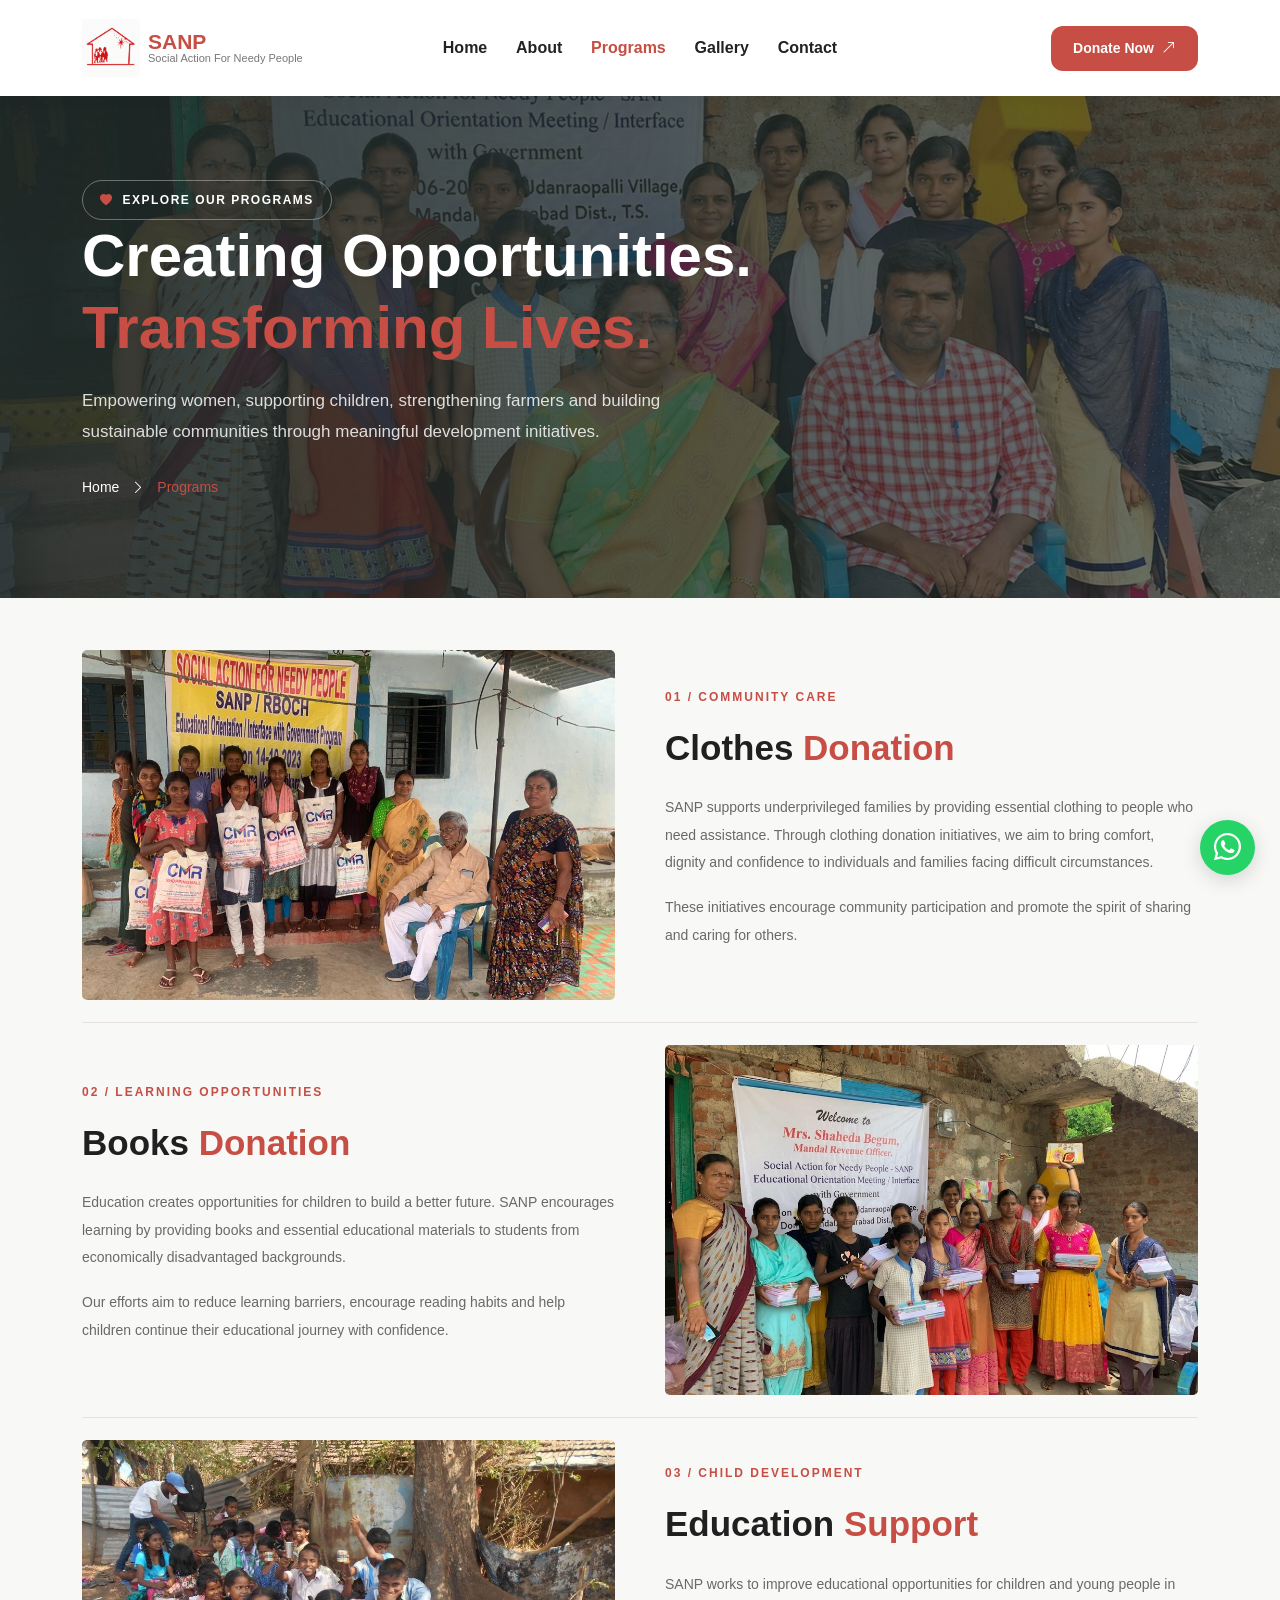
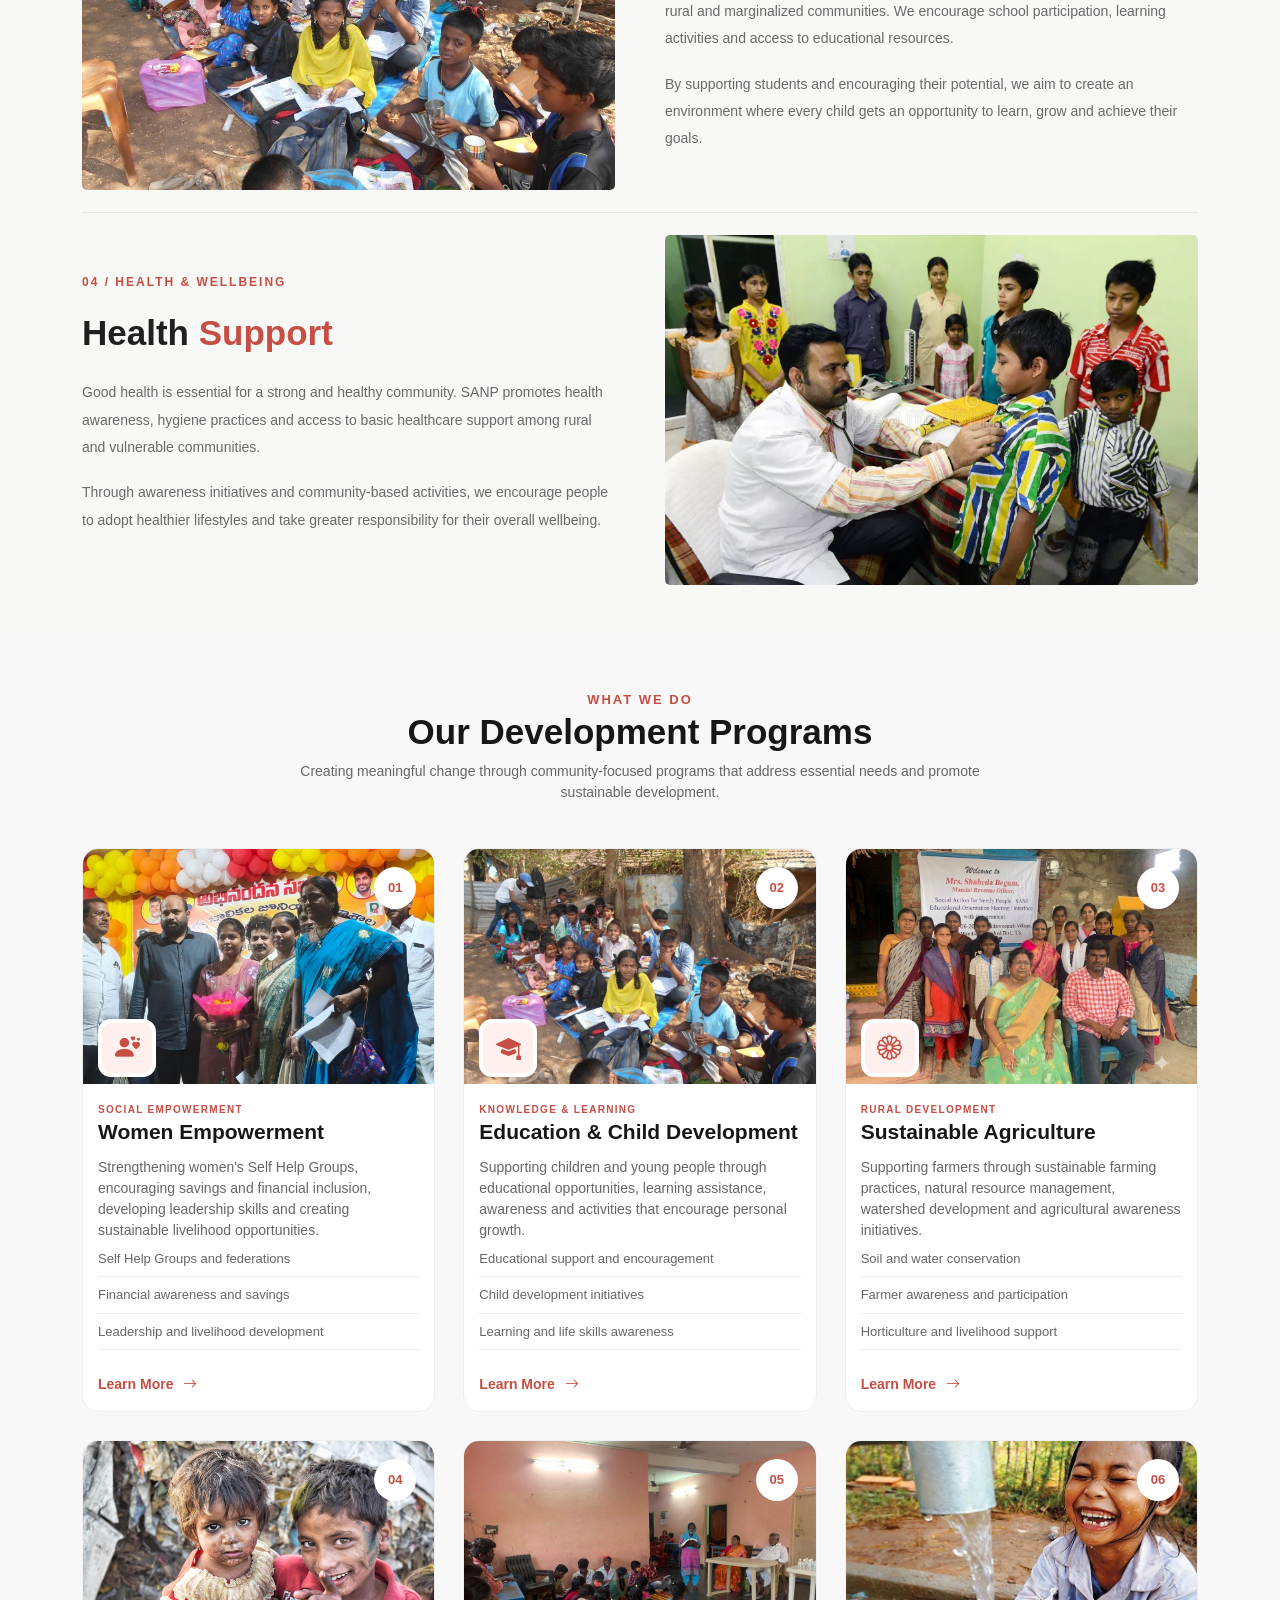
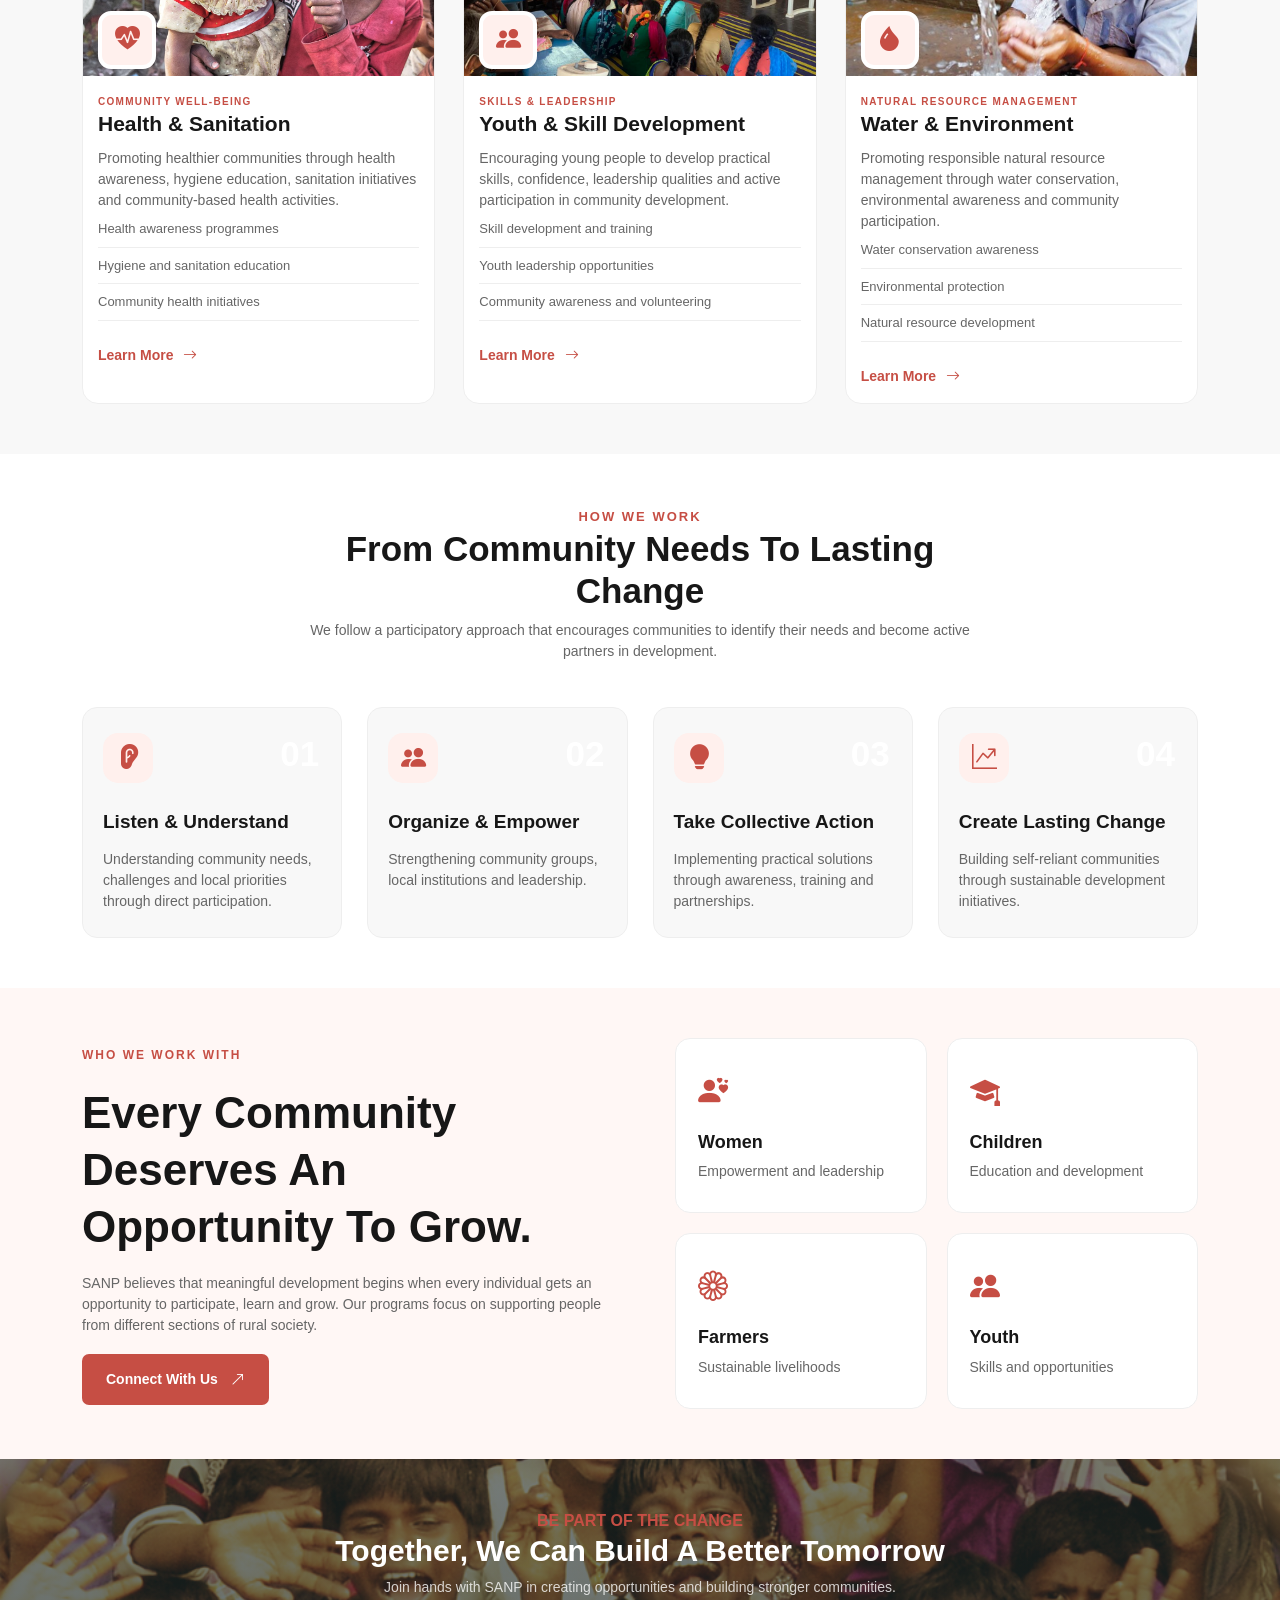
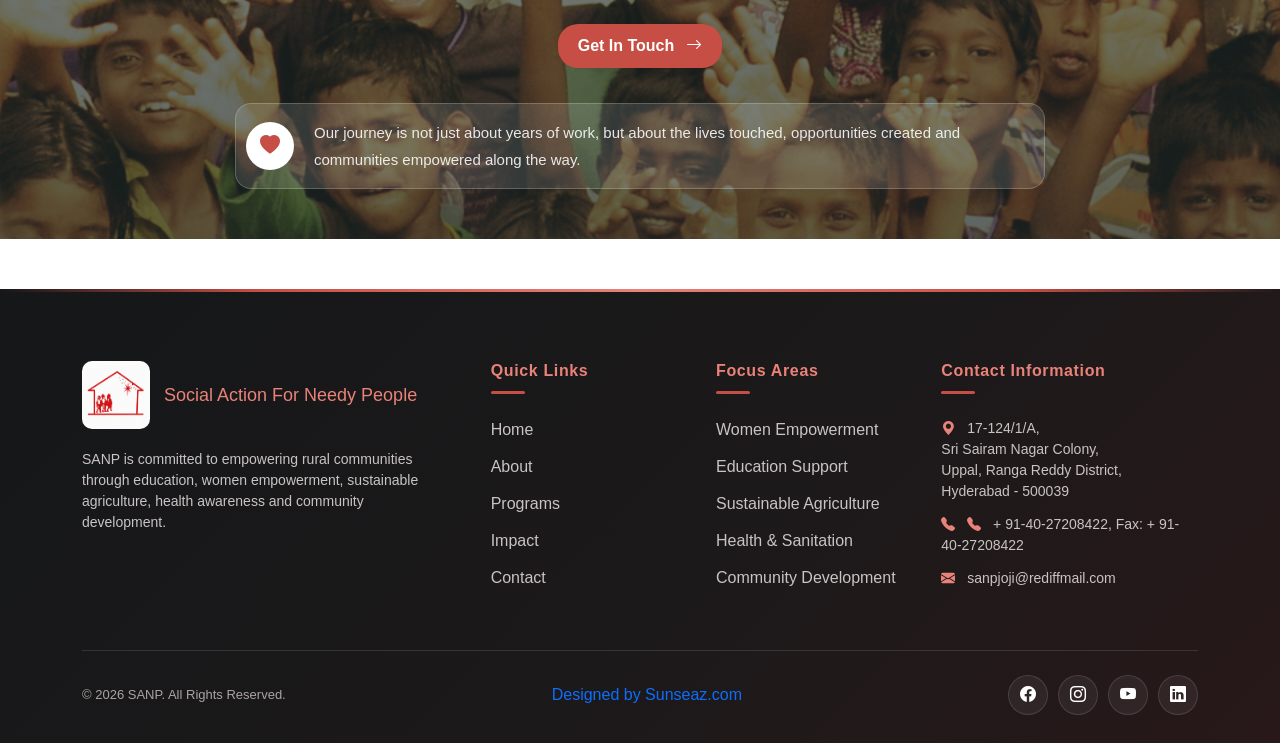
<file: programs.html>
<!DOCTYPE html>
<html lang="en">

<head>
    <meta charset="UTF-8">
    <meta name="viewport" content="width=device-width, initial-scale=1.0">

    <title>Our Programs | SANP - Social Action For Needy People</title>

    <!-- Bootstrap -->
    <link rel="stylesheet" href="https://cdn.jsdelivr.net/npm/bootstrap@5.3.8/dist/css/bootstrap.min.css">

    <!-- Bootstrap Icons -->
    <link rel="stylesheet" href="https://cdn.jsdelivr.net/npm/bootstrap-icons@1.11.3/font/bootstrap-icons.min.css">

    <link rel="stylesheet" href="https://unpkg.com/aos@2.3.4/dist/aos.css">

    <!-- Homepage CSS -->
    <link rel="stylesheet" href="./public/css/style.css">

    <!-- Programs CSS -->
    <link rel="stylesheet" href="./public/css/programs.css">

</head>

<body>

    <!-- ==============================
         NAVBAR
    =============================== -->

    <nav class="navbar navbar-expand-lg">

        <div class="container">

            <a href="index.html" class="logo navbar-brand">

                <img src="public/images/Designer.png" alt="SANP Logo">

                <div class="logo-copy">
                    <h3>SANP</h3>
                    <span>Social Action For Needy People</span>
                </div>

            </a>

            <button class="navbar-toggler" type="button" data-bs-toggle="collapse" data-bs-target="#mainNavbar">

                <span class="navbar-toggler-icon"></span>

            </button>

            <div class="collapse navbar-collapse justify-content-end" id="mainNavbar">

                <ul class="navbar-nav nav-links">

                    <li class="nav-item">
                        <a class="nav-link" href="index.html">Home</a>
                    </li>

                    <li class="nav-item">
                        <a class="nav-link" href="about.html">About</a>
                    </li>

                    <li class="nav-item">
                        <a class="nav-link active" href="#">Programs</a>
                    </li>


                    <li class="nav-item">
                        <a class="nav-link" href="gallery.html">Gallery</a>
                    </li>

                    <li class="nav-item">
                        <a class="nav-link" href="contact.html">Contact</a>
                    </li>

                </ul>

                <a href="contact.html" class="donate-btn ms-lg-4">
                    Donate Now
                    <i class="bi bi-arrow-up-right"></i>
                </a>

            </div>

        </div>

    </nav>

    <!-- ==============================
             PROGRAMS HERO
        =============================== -->

    <section class="program-hero">

        <div class="program-hero-overlay"></div>

        <div class="container">

            <div class="program-hero-content" data-aos="fade-up">

                <span class="program-hero-label">
                    <i class="bi bi-heart-fill"></i>
                    EXPLORE OUR PROGRAMS
                </span>

                <h1>
                    Creating Opportunities.
                    <span>Transforming Lives.</span>
                </h1>

                <p>
                    Empowering women, supporting children, strengthening
                    farmers and building sustainable communities through
                    meaningful development initiatives.
                </p>

                <div class="program-breadcrumb">

                    <a href="index.html">Home</a>

                    <i class="bi bi-chevron-right"></i>

                    <span>Programs</span>

                </div>

            </div>

        </div>

    </section>


    <!-- ==============================
     PROGRAM INTRODUCTION
=============================== -->

    <section class="program-activities-section">

        <div class="container">

            <!-- ROW 1: CLOTHES DONATION -->
            <div class="program-activity-row">

                <div class="program-activity-image" data-aos="fade-right">
                    <img src="./public/images/SocialServices.jpeg" alt="Clothes donation support">
                </div>

                <div class="program-activity-content" data-aos="fade-left">
                    <span class="program-activity-label">01 / COMMUNITY CARE</span>

                    <h2>Clothes <span>Donation</span></h2>

                    <p>
                        SANP supports underprivileged families by providing
                        essential clothing to people who need assistance.
                        Through clothing donation initiatives, we aim to
                        bring comfort, dignity and confidence to individuals
                        and families facing difficult circumstances.
                    </p>

                    <p>
                        These initiatives encourage community participation
                        and promote the spirit of sharing and caring for others.
                    </p>
                </div>

            </div>


            <!-- ROW 2: BOOKS DONATION -->
            <div class="program-activity-row reverse">

                <div class="program-activity-image" data-aos="fade-left">
                    <img src="./public/images/bookdonationHD.webp" alt="Books donation for children">
                </div>

                <div class="program-activity-content" data-aos="fade-right">
                    <span class="program-activity-label">02 / LEARNING OPPORTUNITIES</span>

                    <h2>Books <span>Donation</span></h2>

                    <p>
                        Education creates opportunities for children to build
                        a better future. SANP encourages learning by providing
                        books and essential educational materials to students
                        from economically disadvantaged backgrounds.
                    </p>

                    <p>
                        Our efforts aim to reduce learning barriers, encourage
                        reading habits and help children continue their
                        educational journey with confidence.
                    </p>
                </div>

            </div>


            <!-- ROW 3: EDUCATION SUPPORT -->
            <div class="program-activity-row">

                <div class="program-activity-image" data-aos="fade-right">
                    <img src="./public/images/cardeducation.jpg" alt="Education support for students">
                </div>

                <div class="program-activity-content" data-aos="fade-left">
                    <span class="program-activity-label">03 / CHILD DEVELOPMENT</span>

                    <h2>Education <span>Support</span></h2>

                    <p>
                        SANP works to improve educational opportunities for
                        children and young people in rural and marginalized
                        communities. We encourage school participation,
                        learning activities and access to educational resources.
                    </p>

                    <p>
                        By supporting students and encouraging their potential,
                        we aim to create an environment where every child gets
                        an opportunity to learn, grow and achieve their goals.
                    </p>
                </div>

            </div>


            <!-- ROW 4: HEALTH SUPPORT -->
            <div class="program-activity-row reverse">

                <div class="program-activity-image" data-aos="fade-left">
                    <img src="./public/images/healthcare.webp" alt="Health support and community care">
                </div>

                <div class="program-activity-content" data-aos="fade-right">
                    <span class="program-activity-label">04 / HEALTH & WELLBEING</span>

                    <h2>Health <span>Support</span></h2>

                    <p>
                        Good health is essential for a strong and healthy
                        community. SANP promotes health awareness, hygiene
                        practices and access to basic healthcare support
                        among rural and vulnerable communities.
                    </p>

                    <p>
                        Through awareness initiatives and community-based
                        activities, we encourage people to adopt healthier
                        lifestyles and take greater responsibility for
                        their overall wellbeing.
                    </p>
                </div>

            </div>

        </div>

    </section>


    <!-- ==============================
             MAIN PROGRAMS
        =============================== -->

    <section class="main-programs-section">

        <div class="container">

            <div class="program-section-heading" data-aos="fade-up">

                <span>WHAT WE DO</span>

                <h2>
                    Our Development Programs
                </h2>

                <p>
                    Creating meaningful change through community-focused
                    programs that address essential needs and promote
                    sustainable development.
                </p>

            </div>


            <div class="programs-grid">


                <!-- WOMEN EMPOWERMENT -->

                <article class="program-detail-card" data-aos="fade-up">

                    <div class="program-detail-image">

                        <img src="public/images/WomenEmpowerment.jpeg" alt="Women empowerment">

                        <span class="program-number">01</span>

                    </div>

                    <div class="program-detail-content">

                        <div class="program-detail-icon">
                            <i class="bi bi-person-hearts"></i>
                        </div>

                        <span class="program-category">
                            SOCIAL EMPOWERMENT
                        </span>

                        <h3>Women Empowerment</h3>

                        <p>
                            Strengthening women's Self Help Groups,
                            encouraging savings and financial inclusion,
                            developing leadership skills and creating
                            sustainable livelihood opportunities.
                        </p>

                        <ul>
                            <li>Self Help Groups and federations</li>
                            <li>Financial awareness and savings</li>
                            <li>Leadership and livelihood development</li>
                        </ul>

                        <a href="contact.html" class="program-read-more">
                            Learn More
                            <i class="bi bi-arrow-right"></i>
                        </a>

                    </div>

                </article>


                <!-- EDUCATION -->

                <article class="program-detail-card" data-aos="fade-up" data-aos-delay="100">

                    <div class="program-detail-image">

                        <img src="public/images/cardeducation.jpg" alt="Education support">

                        <span class="program-number">02</span>

                    </div>

                    <div class="program-detail-content">

                        <div class="program-detail-icon">
                            <i class="bi bi-mortarboard-fill"></i>
                        </div>

                        <span class="program-category">
                            KNOWLEDGE & LEARNING
                        </span>

                        <h3>Education & Child Development</h3>

                        <p>
                            Supporting children and young people through
                            educational opportunities, learning assistance,
                            awareness and activities that encourage
                            personal growth.
                        </p>

                        <ul>
                            <li>Educational support and encouragement</li>
                            <li>Child development initiatives</li>
                            <li>Learning and life skills awareness</li>
                        </ul>

                        <a href="contact.html" class="program-read-more">
                            Learn More
                            <i class="bi bi-arrow-right"></i>
                        </a>

                    </div>

                </article>


                <!-- AGRICULTURE -->

                <article class="program-detail-card" data-aos="fade-up" data-aos-delay="200">

                    <div class="program-detail-image">

                        <img src="public/images/CommunitySupportHD.jpeg" alt="Sustainable agriculture">

                        <span class="program-number">03</span>

                    </div>

                    <div class="program-detail-content">

                        <div class="program-detail-icon">
                            <i class="bi bi-flower1"></i>
                        </div>

                        <span class="program-category">
                            RURAL DEVELOPMENT
                        </span>

                        <h3>Sustainable Agriculture</h3>

                        <p>
                            Supporting farmers through sustainable farming
                            practices, natural resource management,
                            watershed development and agricultural
                            awareness initiatives.
                        </p>

                        <ul>
                            <li>Soil and water conservation</li>
                            <li>Farmer awareness and participation</li>
                            <li>Horticulture and livelihood support</li>
                        </ul>

                        <a href="contact.html" class="program-read-more">
                            Learn More
                            <i class="bi bi-arrow-right"></i>
                        </a>

                    </div>

                </article>


                <!-- HEALTH -->

                <article class="program-detail-card" data-aos="fade-up" data-aos-delay="100">

                    <div class="program-detail-image">

                        <img src="public/images/cardhealth.jpg" alt="Community health awareness">

                        <span class="program-number">04</span>

                    </div>

                    <div class="program-detail-content">

                        <div class="program-detail-icon">
                            <i class="bi bi-heart-pulse-fill"></i>
                        </div>

                        <span class="program-category">
                            COMMUNITY WELL-BEING
                        </span>

                        <h3>Health & Sanitation</h3>

                        <p>
                            Promoting healthier communities through
                            health awareness, hygiene education,
                            sanitation initiatives and community-based
                            health activities.
                        </p>

                        <ul>
                            <li>Health awareness programmes</li>
                            <li>Hygiene and sanitation education</li>
                            <li>Community health initiatives</li>
                        </ul>

                        <a href="contact.html" class="program-read-more">
                            Learn More
                            <i class="bi bi-arrow-right"></i>
                        </a>

                    </div>

                </article>


                <!-- YOUTH -->

                <article class="program-detail-card" data-aos="fade-up" data-aos-delay="200">

                    <div class="program-detail-image">

                        <img src="public/images/StdActivity.jpeg" alt="Youth development">

                        <span class="program-number">05</span>

                    </div>

                    <div class="program-detail-content">

                        <div class="program-detail-icon">
                            <i class="bi bi-people-fill"></i>
                        </div>

                        <span class="program-category">
                            SKILLS & LEADERSHIP
                        </span>

                        <h3>Youth & Skill Development</h3>

                        <p>
                            Encouraging young people to develop practical
                            skills, confidence, leadership qualities and
                            active participation in community development.
                        </p>

                        <ul>
                            <li>Skill development and training</li>
                            <li>Youth leadership opportunities</li>
                            <li>Community awareness and volunteering</li>
                        </ul>

                        <a href="contact.html" class="program-read-more">
                            Learn More
                            <i class="bi bi-arrow-right"></i>
                        </a>

                    </div>

                </article>


                <!-- WATER AND ENVIRONMENT -->

                <article class="program-detail-card" data-aos="fade-up" data-aos-delay="300">

                    <div class="program-detail-image">

                        <img src="public/images/waterCrisis.jpeg" alt="Water and environmental conservation">

                        <span class="program-number">06</span>

                    </div>

                    <div class="program-detail-content">

                        <div class="program-detail-icon">
                            <i class="bi bi-droplet-fill"></i>
                        </div>

                        <span class="program-category">
                            NATURAL RESOURCE MANAGEMENT
                        </span>

                        <h3>Water & Environment</h3>

                        <p>
                            Promoting responsible natural resource
                            management through water conservation,
                            environmental awareness and community
                            participation.
                        </p>

                        <ul>
                            <li>Water conservation awareness</li>
                            <li>Environmental protection</li>
                            <li>Natural resource development</li>
                        </ul>

                        <a href="contact.html" class="program-read-more">
                            Learn More
                            <i class="bi bi-arrow-right"></i>
                        </a>

                    </div>

                </article>


            </div>

        </div>

    </section>


    <!-- ==============================
             OUR WORKING APPROACH
        =============================== -->

    <section class="program-approach-section">

        <div class="container">

            <div class="program-section-heading" data-aos="fade-up">

                <span>HOW WE WORK</span>

                <h2>
                    From Community Needs To Lasting Change
                </h2>

                <p>
                    We follow a participatory approach that encourages
                    communities to identify their needs and become
                    active partners in development.
                </p>

            </div>


            <div class="approach-steps">


                <div class="approach-step" data-aos="fade-up">

                    <span class="approach-step-number">01</span>

                    <div class="approach-step-icon">
                        <i class="bi bi-ear-fill"></i>
                    </div>

                    <h3>Listen & Understand</h3>

                    <p>
                        Understanding community needs, challenges
                        and local priorities through direct participation.
                    </p>

                </div>


                <div class="approach-step" data-aos="fade-up" data-aos-delay="100">

                    <span class="approach-step-number">02</span>

                    <div class="approach-step-icon">
                        <i class="bi bi-people-fill"></i>
                    </div>

                    <h3>Organize & Empower</h3>

                    <p>
                        Strengthening community groups, local
                        institutions and leadership.
                    </p>

                </div>


                <div class="approach-step" data-aos="fade-up" data-aos-delay="200">

                    <span class="approach-step-number">03</span>

                    <div class="approach-step-icon">
                        <i class="bi bi-lightbulb-fill"></i>
                    </div>

                    <h3>Take Collective Action</h3>

                    <p>
                        Implementing practical solutions through
                        awareness, training and partnerships.
                    </p>

                </div>


                <div class="approach-step" data-aos="fade-up" data-aos-delay="300">

                    <span class="approach-step-number">04</span>

                    <div class="approach-step-icon">
                        <i class="bi bi-graph-up-arrow"></i>
                    </div>

                    <h3>Create Lasting Change</h3>

                    <p>
                        Building self-reliant communities through
                        sustainable development initiatives.
                    </p>

                </div>


            </div>

        </div>

    </section>


    <!-- ==============================
             COMMUNITY FOCUS
        =============================== -->

    <section class="community-focus-section">

        <div class="container">

            <div class="community-focus-wrapper">

                <div class="community-focus-content" data-aos="fade-right">

                    <span>WHO WE WORK WITH</span>

                    <h2>
                        Every Community Deserves
                        An Opportunity To Grow.
                    </h2>

                    <p>
                        SANP believes that meaningful development
                        begins when every individual gets an
                        opportunity to participate, learn and grow.
                        Our programs focus on supporting people
                        from different sections of rural society.
                    </p>

                    <a href="contact.html" class="community-focus-btn">
                        Connect With Us
                        <i class="bi bi-arrow-up-right"></i>
                    </a>

                </div>


                <div class="community-focus-grid" data-aos="fade-left">

                    <div class="community-focus-item">
                        <i class="bi bi-person-hearts"></i>
                        <h4>Women</h4>
                        <p>Empowerment and leadership</p>
                    </div>

                    <div class="community-focus-item">
                        <i class="bi bi-mortarboard-fill"></i>
                        <h4>Children</h4>
                        <p>Education and development</p>
                    </div>

                    <div class="community-focus-item">
                        <i class="bi bi-flower1"></i>
                        <h4>Farmers</h4>
                        <p>Sustainable livelihoods</p>
                    </div>

                    <div class="community-focus-item">
                        <i class="bi bi-people-fill"></i>
                        <h4>Youth</h4>
                        <p>Skills and opportunities</p>
                    </div>

                </div>

            </div>

        </div>

    </section>


    <!-- ==============================
             CALL TO ACTION
        =============================== -->

    <section class="about-cta">

        <div class="container">

            <div class="about-cta-content" data-aos="zoom-in">

                <span>BE PART OF THE CHANGE</span>

                <h2>
                    Together, We Can Build A Better Tomorrow
                </h2>

                <p>
                    Join hands with SANP in creating opportunities
                    and building stronger communities.
                </p>

                <a href="contact.html" class="about-cta-btn">
                    Get In Touch
                    <i class="bi bi-arrow-right"></i>
                </a>

                <div class="journey-footer">
                    <div class="journey-footer-icon">
                        <i class="bi bi-heart-fill"></i>
                    </div>

                    <p>
                        Our journey is not just about years of work, but about
                        the lives touched, opportunities created and communities
                        empowered along the way.
                    </p>
                </div>

            </div>

        </div>

    </section>



    <!-- ==============================
         FOOTER
    =============================== -->

    <footer class="footer">

        <div class="container">

            <div class="footer-grid">

                <div class="footer-column">

                    <div class="footer-brand">

                        <img src="public/images/Designer.png" alt="SANP Logo" class="footer-logo">

                        <h3>Social Action For Needy People</h3>

                    </div>

                    <p>
                        SANP is committed to empowering rural
                        communities through education, women
                        empowerment, sustainable agriculture,
                        health awareness and community development.
                    </p>

                </div>


                <div class="footer-column">

                    <h4>Quick Links</h4>

                    <ul>

                        <li><a href="index.html">Home</a></li>
                        <li><a href="about.html">About</a></li>
                        <li><a href="programs.html">Programs</a></li>
                        <li><a href="impact.html">Impact</a></li>
                        <li><a href="contact.html">Contact</a></li>

                    </ul>

                </div>


                <div class="footer-column">

                    <h4>Focus Areas</h4>

                    <ul>

                        <li>Women Empowerment</li>
                        <li>Education Support</li>
                        <li>Sustainable Agriculture</li>
                        <li>Health & Sanitation</li>
                        <li>Community Development</li>

                    </ul>

                </div>


                <div class="footer-column">

                    <h4>Contact Information</h4>

                    <p>
                        <i class="bi bi-geo-alt-fill"></i>
                        17-124/1/A,<br>
                        Sri Sairam Nagar Colony,<br>
                        Uppal, Ranga Reddy District,<br>
                        Hyderabad - 500039
                    </p>

                    <p>
                        <i class="bi bi-telephone-fill"></i>
                        <i class="bi bi-telephone-fill"></i>
                        + 91-40-27208422, Fax: + 91-40-27208422
                    </p>

                    <p>
                        <i class="bi bi-envelope-fill"></i>
                        sanpjoji@rediffmail.com
                    </p>

                </div>

            </div>


            <div class="footer-bottom">

                <p>© 2026 SANP. All Rights Reserved.</p>

                <a href="https://www.sunseaz.com/">
                    Designed by Sunseaz.com
                </a>

                <div class="social-icons">

                    <a href="#" aria-label="Facebook">
                        <i class="bi bi-facebook"></i>
                    </a>

                    <a href="#" aria-label="Instagram">
                        <i class="bi bi-instagram"></i>
                    </a>

                    <a href="#" aria-label="YouTube">
                        <i class="bi bi-youtube"></i>
                    </a>

                    <a href="#" aria-label="LinkedIn">
                        <i class="bi bi-linkedin"></i>
                    </a>

                </div>

            </div>

        </div>

    </footer>


    <!-- WHATSAPP BUTTON -->

    <a href="https://wa.me/919876543210" class="program-whatsapp" target="_blank" rel="noopener noreferrer" aria-label="Chat with us on WhatsApp">
        <i class="bi bi-whatsapp"></i>
    </a>


    <!-- BOOTSTRAP JS -->

    <script src="https://cdn.jsdelivr.net/npm/bootstrap@5.3.8/dist/js/bootstrap.bundle.min.js"></script>
    <script src="https://unpkg.com/aos@2.3.4/dist/aos.js"></script>
    <script src="./public/js/script.js"></script>

</body>

</html>
</file>
<file: public/css/style.css>
/* =====================================
   1. GLOBAL STYLES
===================================== */

* {
    margin: 0;
    padding: 0;
    box-sizing: border-box;
}

html {
    width: 100%;
    min-height: 100%;
    overflow-x: hidden;
    scroll-behavior: smooth;
}

body {
    width: 100%;
    min-width: 100%;
    min-height: 100vh;
    margin: 0;
    padding: 0;

    font-family: 'Noto Sans', sans-serif;

    overflow-x: hidden;
}
:root {
    --sanp-primary: #c64e44;
    --sanp-primary-dark: #a93b33;
    --sanp-white: #ffffff;
    --sanp-dark: #202b29;
    --sanp-text: #666666;
    --sanp-light: #f8f8f8;
    --sanp-border: #dddddd;
    --sanp-shadow: 0 15px 35px rgba(32, 43, 41, .08);
}


button,
input,
textarea,
select {
    font-family: inherit;
}

img {
    display: block;
    max-width: 100%;
}



/* =====================================
   2. NAVBAR
===================================== */

.navbar {
    width: 100%;
    min-height: 80px;
    background: #fff;

    position: fixed;
    top: 0;
    left: 0;
    z-index: 9999;

    box-shadow: 0 2px 15px rgba(0, 0, 0, 0.05);
}

.navbar .container {
    min-height: 80px;
    position: relative;
}

.logo {
    display: flex;
    align-items: center;
    gap: 8px;
    text-decoration: none;
}

.logo-copy {
    display: flex;
    flex-direction: column;
    gap: 0;
    line-height: 1.1;
}

.logo img {
    width: 58px;
    height: 58px;
    object-fit: contain;
}

.logo h3 {
    font-size: 21px;
    font-weight: 800;
    color: #c64e44;
    margin-bottom: 0;
    line-height: 1;
}

.logo span {
    font-size: 11px;
    color: #777;
    line-height: 1.2;
}

.navbar-toggler {
    border: none;
    box-shadow: none !important;
}

.nav-links {
    gap: 22px;
}

@media (min-width: 992px) {
    .navbar .navbar-collapse {
        flex: 1 1 auto;
        justify-content: flex-end !important;
    }

    .navbar .nav-links {
        position: absolute;
        top: 50%;
        left: 50%;
        width: max-content;
        max-width: calc(100% - 360px);
        align-items: center;
        justify-content: center;
        gap: clamp(8px, 1vw, 14px);
        margin: 0;
        transform: translate(-50%, -50%);
    }

    .navbar .nav-links .nav-link {
        white-space: nowrap;
    }

    .navbar .donate-btn {
        margin-left: auto !important;
    }
}

@media (max-width: 991.98px) {
    .navbar .navbar-collapse {
        width: 100%;
        padding: 8px 0 14px;
        text-align: center;
    }

    .navbar .nav-links {
        align-items: center;
        gap: 0;
        margin: 0 auto;
    }

    .navbar .nav-links .nav-link {
        padding: 8px 12px;
        text-align: center;
    }

    .navbar .donate-btn {
        display: flex;
        width: max-content;
        margin: 10px auto 0 !important;
    }
}

.nav-links .nav-link {
    font-size: 16px;
    font-weight: 800;
    color: #222;
    transition: 0.3s;
}

.nav-links .nav-link:hover,
.nav-links .nav-link.active {
    color: #c64e44;
}

.donate-btn {
    display: inline-flex;
    align-items: center;
    gap: 8px;

    background: #c64e44;
    color: #fff;

    padding: 12px 22px;
    border-radius: 12px;

    font-size: 14px;
    font-weight: 700;
    text-decoration: none;

    transition: 0.3s;
}

.donate-btn:hover {
    background: #a93b33;
    color: #fff;
    transform: translateY(-2px);
}


/* =====================================
   3. HERO SECTION
===================================== */

.hero {
    width: 100%;

    min-height: calc(100vh - 80px);
    margin-top: 80px;
    display: flex;
    align-items: center;

    background: linear-gradient(120deg,
            #ffffff 0%,
            #fff7f5 100%);

    padding: 35px 0;
}

.hero-container {
    width: 92%;
    max-width: 1300px;
    margin: auto;
}

.hero-wrapper {
    width: 100%;

    display: grid;
    grid-template-columns: 1fr 1fr;

    align-items: center;
    gap: 50px;
}


/* =====================================
   4. HERO CONTENT
===================================== */

.hero-content {
    grid-column: 1;
    grid-row: 1;

    width: 100%;
}

.hero-label {
    display: inline-flex;
    align-items: center;
    gap: 8px;

    background: #fff0ed;
    color: #c64e44;

    padding: 11px 18px;

    border-radius: 50px;

    font-size: 14px;
    font-weight: 700;
}

.hero-content h1 {
    font-size: clamp(45px, 4.5vw, 64px);

    font-weight: 800;
    line-height: 1.12;

    color: #171717;

    margin: 25px 0;

    letter-spacing: -2px;
}

.hero-content h1 span {
    display: block;
    color: #c64e44;
}

.hero-content p {
    max-width: 550px;

    font-size: 15px;
    line-height: 1.9;

    color: #666;

    margin-bottom: 0;
}


/* Hero Typewriter */

.hero-title .typewriter-first,
.hero-title .typewriter-second {
    display: block;
    width: fit-content;
    max-width: 0;
    overflow: hidden;
    white-space: nowrap;
}

/* First Line */

.hero-title .typewriter-first {
    animation: firstTyping 2s steps(15, end) forwards;
    color: black;
}

/* Second Line */

.hero-title .typewriter-second {
    animation: secondTyping 2s steps(12, end) 2.2s forwards;
}

/* First Animation */

@keyframes firstTyping {
    from {
        max-width: 0;
    }

    to {
        max-width: 100%;
    }
}

/* Second Animation */

@keyframes secondTyping {
    from {
        max-width: 0;
    }

    to {
        max-width: 100%;
    }
}

/* =====================================
   5. HERO BUTTONS
===================================== */

.hero-btns {
    display: flex;
    align-items: center;
    flex-wrap: wrap;

    gap: 14px;

    margin-top: 30px;
}

.primary-btn,
.secondary-btn {
    display: inline-flex;
    align-items: center;
    justify-content: center;
    gap: 9px;

    padding: 15px 23px;

    border-radius: 12px;

    font-size: 13px;
    font-weight: 700;

    text-decoration: none;

    transition: 0.3s;
}

.primary-btn {
    background: #c64e44;
    color: #fff;
}

.primary-btn:hover {
    background: #a93b33;
    color: #fff;
    transform: translateY(-3px);
}

.secondary-btn {
    background: #fff;
    color: #333;
    border: 1px solid #ead2cf;
}

.secondary-btn:hover {
    background: #fff0ed;
    color: #c64e44;
    transform: translateY(-3px);
}

.hero-trust {
    display: flex;
    align-items: center;
    gap: 9px;

    font-size: 11px;
    color: #777;

    margin-top: 28px;
}

.hero-trust i {
    font-size: 18px;
    color: #61a947;
}


/* =====================================
   6. HERO VISUAL
===================================== */

.hero-visual {
    grid-column: 2;
    grid-row: 1;

    position: relative;

    width: 100%;
    height: 540px;

    min-width: 0;
}


/* MAIN IMAGE */

.main-image {
    position: absolute;

    width: 76%;
    height: 300px;

    top: 0;
    right: 0;

    z-index: 1;
}

.main-image img {
    width: 100%;
    height: 100%;

    object-fit: cover;

    border-radius: 28px;
}


/* COMMUNITY IMAGE */

.community-image {
    position: absolute;

    width: 88%;
    height: 230px;

    bottom: 0;
    right: 0;

    z-index: 2;
}

.community-image img {
    width: 100%;
    height: 100%;

    object-fit: cover;

    border-radius: 25px;
}


/* =====================================
   7. IMPACT CARD
===================================== */

.top-card {
    position: absolute;

    width: 175px;

    top: 20px;
    left: 0;

    padding: 16px 10px;

    background: #c64e44;
    color: #fff;

    border-radius: 18px;

    text-align: center;

    z-index: 4;

    box-shadow: 0 12px 30px rgba(198, 78, 68, 0.2);
}

.top-card h2 {
    font-size: 26px;
    font-weight: 800;
    margin: 0;
}

.top-card p {
    font-size: 11px;
    margin: 4px 0 0;
}


/* =====================================
   8. GROWTH CARD
===================================== */

.growth-card {
    position: absolute;

    width: 175px;

    left: 0;
    top: 120px;

    padding: 15px;

    background: #fff;

    border-radius: 18px;

    box-shadow: 0 12px 35px rgba(0, 0, 0, 0.10);

    z-index: 5;
}

.growth-card h5 {
    font-size: 12px;
    font-weight: 800;

    color: #c64e44;

    margin-bottom: 12px;
}

.chart {
    display: flex;
    align-items: flex-end;
    height: 65px;
    gap: 8px;
}

.bar {
    flex: 1;

    background: #ce665d;

    border-radius: 5px 5px 0 0;
}

.b1 {
    height: 20px;
}

.b2 {
    height: 30px;
}

.b3 {
    height: 40px;
}

.b4 {
    height: 50px;
}

.b5 {
    height: 65px;
}

.growth-card small {
    display: block;
    font-size: 9px;
    color: #777;
    margin-top: 10px;
}


/* =====================================
   9. FLOATING STAT CARDS
===================================== */

.floating-stat {
    position: absolute;

    background: #fff;

    padding: 10px 15px;

    border-radius: 13px;

    box-shadow: 0 10px 25px rgba(0, 0, 0, 0.10);

    z-index: 6;
}

.floating-stat h3 {
    font-size: 14px;
    font-weight: 800;

    color: #c64e44;

    margin: 0;
}

.floating-stat span {
    font-size: 10px;
    color: #666;
}

.stat-one {
    top: 100px;
    right: -20px;
}

.stat-two {
    top: 240px;
    right: -20px;
}

.stat-three {
    top: 390px;
    right: -20px;
}


/* Marque start */

.impact-strip {

    background: #c64e44;

    padding: 18px 0;
    /* margin-top: 50px; */
    overflow: hidden;
}

.marquee {

    white-space: nowrap;
}

.marquee-content {

    display: inline-flex;

    gap: 70px;

    color: white;

    font-weight: 700;

    animation: scroll 30s linear infinite;
}

@keyframes scroll {

    0% {
        transform: translateX(0);
    }

    100% {
        transform: translateX(-50%);
    }

}

/* Marque End */


/* About Section */

.about-section {

    padding: 50px 0;
    background: #fff;
}

.about-header {

    text-align: center;
    max-width: 900px;
    margin: auto;
    margin-bottom: 30px;
}

.about-header span {

    color: #c64e44;
    font-weight: 700;
    letter-spacing: 2px;
}

.about-header h2 {

    font-size: 35px;
    font-weight: 800;
    line-height: 1.2;
    margin-top: 20px;
}

.about-layout {

    display: grid;
    grid-template-columns: 1fr 1fr;
    gap: 80px;
    align-items: center;
}

.about-images {

    position: relative;
}

.image-large {

    width: 100%;
    height: 500px;
    border-radius: 30px;
    object-fit: cover;
}

.image-small {
    width: 300px;
    height: 200px;
    object-fit: cover;
    border-radius: 25px;
    position: absolute;
    bottom: -40px;
    right: -40px;
    border: 8px solid #fff;
}

.impact-badge {

    position: absolute;
    top: 50px;
    right: -40px;
    background: #c64e44;
    color: white;
    padding: 10px 15px;
    border-radius: 25px;
    text-align: center;
}

.impact-badge h3 {

    font-size: 16px;
    font-weight: 800;
}

.impact-badge p {

    font-size: 12px;
    font-weight: 800;
    margin-bottom: 0;
}


.about-content p {
    color: #666;
    font-size: 14px;
    line-height: 1.5;
    margin-bottom: 25px;
}

.about-features {
    display: grid;
    grid-template-columns: 1fr 1fr;
    gap: 25px;
    margin-top: 20px;
}

.feature h4 {
    font-size: 16px;
}

.feature p {
    font-size: 14px;
    margin-bottom: 0;
}

.feature {
    display: flex;
    gap: 15px;
    padding: 10px;
    background: #fff8f7;
    border-radius: 20px;
    transition: .4s;
}

.feature-icon {
    font-size: 20px;
    color: #c64e44;
}

.feature:hover {

    transform: translateY(-10px);
}

.icon-box {

    width: 30px;
    height: 30px;

    display: flex;
    align-items: center;
    justify-content: center;

    border-radius: 15px;

    background: #c64e44;

    color: white;

    font-size: 22px;
}

/* End About Section  */

/* Our Purpose Section */

.women-section {

    padding: 50px 0;

    background: #fafafa;
}

.women-header {

    max-width: 900px;

    margin: auto;

    text-align: center;
}

.women-header span {

    color: #c64e44;

    font-weight: 700;

    letter-spacing: 2px;
}

.women-header h2 {

    font-size: 35px;

    font-weight: 800;

    margin: 20px 0;
}

.women-header p {

    color: #666;

    line-height: 1.9;
}

/* IMAGE */

.women-banner {

    position: relative;

    margin: 70px 0;
}

.women-banner img {

    width: 100%;

    height: 550px;

    object-fit: cover;

    border-radius: 35px;
}

@media (min-width: 992px) {
    .women-banner img {
        display: block;
        height: auto;
        object-fit: contain;
        background-color: #f3f3f3;
    }
}

.banner-badge {

    position: absolute;

    bottom: 30px;

    right: 30px;

    background: white;

    padding: 15px 20px;

    border-radius: 25px;

    box-shadow:
        0 15px 50px rgba(0, 0, 0, .1);
}

.banner-badge h3 {

    font-size: 25px;

    color: #c64e44;
}

/* HIGHLIGHTS */

.women-highlights {
    display: grid;
    grid-template-columns: repeat(auto-fit, minmax(280px, 1fr));
    gap: 30px;
}

.highlight-card {
    height: auto;
    perspective: 1200px;
    border-radius: 20px;
}

.card-inner {
    position: relative;
    width: 100%;
    height: auto;
    transition: 0.8s;
    transform-style: preserve-3d;
}

.highlight-card:hover .card-inner {
    transform: rotateY(180deg);
}

.card-front,
.card-back {
    position: absolute;
    width: 100%;
    height: 100%;
    border-radius: 20px;
    overflow: hidden;
    backface-visibility: hidden;
    border: 1px solid rgba(198, 78, 68, .12);
    box-shadow: 0 14px 34px rgba(42, 23, 22, .09);
}

.card-front {
    position: relative;
    height: auto;
    display: flex;
    flex-direction: column;
    padding-bottom: 16px;
    background: #fff;
}

.card-back {
    inset: 0;
}

.card-front img {
    flex: 0 0 220px;
    width: 100%;
    height: 220px;
    object-fit: cover;
}

.card-body {
    flex: 0 0 auto;
    display: flex;
    flex-direction: column;
    padding: 18px 20px 0;
}

.card-body h3 {
    font-size: 20px;
    line-height: 1.35;
    margin-bottom: 0;
    color: #1f2937;
}

.card-summary {
    margin: 0;
    color: #666;
    font-size: 13px;
    line-height: 1.55;
}

.card-body .goal {
    margin-top: 0;
}

.goal-top {
    display: flex;
    justify-content: space-between;
    margin-bottom: 8px;
    font-size: 14px;
    font-weight: 600;
}

.progress-bar {
    width: 100%;
    height: 8px;
    background: #e5e7eb;
    border-radius: 30px;
    overflow: hidden;
}

.progress {
    height: 100%;
    background: #c64e44;
    border-radius: 30px;
}

.card-back {
    background: linear-gradient(145deg, #fff8f7, #fff);
    color: #333;
    transform: rotateY(180deg);

    display: flex;
    flex-direction: column;
    justify-content: center;
    align-items: center;

    text-align: center;
    padding: 30px;
}

.card-back h3 {
    margin-bottom: 15px;
    color: #c64e44;
}

.card-back p {
    line-height: 1.8;
    margin-bottom: 25px;
    color: black;
}

.read-more-btn {
    display: inline-flex;
    align-items: center;
    justify-content: center;
    gap: 8px;
    background: #c64e44;
    color: #fff;
    padding: 12px 24px;
    border-radius: 12px;
    text-decoration: none;
    font-weight: 600;
    box-shadow: 0 8px 18px rgba(198, 78, 68, .18);
    transition: background .25s ease, transform .25s ease, box-shadow .25s ease;
}

.read-more-btn:hover {
    background: #a93b33;
    color: #fff;
    transform: translateY(-2px);
    box-shadow: 0 11px 22px rgba(198, 78, 68, .24);
}

.card-front > .read-more-btn {
    align-self: center;
    margin: 12px auto 0 !important;
}

/* STORY */

.women-story {

    margin-top: 80px;
}

.story-header {

    text-align: center;

    max-width: 800px;

    margin: auto auto 50px;
}

.story-header h2 {

    font-size: 35px;

    font-weight: 800;

    margin-bottom: 20px;
}

.story-header p {

    color: #666;
    line-height: 1.5;
}

.story-image {

    margin-bottom: 50px;
}

.story-image img {

    width: 100%;

    height: 450px;

    object-fit: cover;

    border-radius: 32px 110px 32px 110px;
    box-shadow: 0 18px 40px rgba(42, 23, 22, .14);
}

.story-content {

    display: grid;

    grid-template-columns: 1fr 1fr;

    gap: 50px;
}

.story-content p {

    line-height: 1.5;

    color: #666;
}

/* End Our Purpose Section  */

/* Our Programs and Features */

.education-section {

    padding: 50px 0;
    background: #ffffff;
}

.section-heading {
    text-align: center;
    max-width: 850px;
    margin: auto auto 30px;
}

.section-heading span {

    color: #c64e44;
    font-weight: 700;
    letter-spacing: 2px;
}

.section-heading h2 {

    font-size: 35px;

    font-weight: 800;

    margin: 20px 0;

    line-height: 1.2;
}

.section-heading p {

    color: #666;

    line-height: 1.9;
}

.education-wrapper {

    display: grid;
    grid-template-columns: 1fr 1fr;
    gap: 70px;
    align-items: center;
}

/* LEFT SIDE */

.education-timeline {

    position: relative;
}

.education-timeline::before {

    content: '';

    position: absolute;

    left: 34px;

    top: 0;

    width: 2px;

    height: 100%;

    background: #ececec;
}

.timeline-item {

    position: relative;
    padding-left: 100px;
    margin-bottom: 20px;
}

.timeline-icon {
    position: absolute;
    left: 0;
    top: 0;
    width: 70px;
    height: 70px;
    border-radius: 50%;
    background: #c3635a;
    color: white;
    display: flex;
    align-items: center;
    justify-content: center;
    font-weight: 800;
    font-size: 25px;
    box-shadow:
        0 20px 40px rgba(198, 78, 68, .25);
}

.timeline-content {

    background: #fafafa;

    padding: 15px;

    border-radius: 25px;

    transition: .5s;
}

.timeline-content:hover {

    transform: translateX(-18px);

    background: #fff7f5;
}

.timeline-content h3 {
    font-size: 20px;
}

.timeline-content p {

    color: #666;
    font-size: 14px;
    line-height: 1.5;
    margin-bottom: 0;
}

.timeline-icon {
    background-color: white;
    color: #c3635a;
    font-size: 28px;
}

/* RIGHT SIDE */

.education-image {

    position: relative;
}

.education-image-frame {
    height: 600px;
    overflow: hidden;
    border-radius: 35px;
    background: #f3f3f3;
}

.education-image-frame img {

    display: block;
    width: 100%;
    height: 100%;
    object-fit: contain;
    object-position: center;
    border-radius: inherit;
}

.floating-card {

    position: absolute;
    background: white;
    padding: 10px;
    border-radius: 20px;
    box-shadow:
        0 20px 50px rgba(0, 0, 0, .12);
}

.floating-card p {
    font-size: 14px;
    margin: 0;
    color: #c64e44;
}

.card-one {
    top: 50px;
    right: -20px;
}

.card-one h3 {
    font-size: 20px;
    color: #c64e44;
    margin: 0;
    font-weight: 800;
}

.card-two h4 {
    font-size: 20px;
    color: #c64e44;
    font-weight: 800;
}

.card-two {
    bottom: 40px;
    left: -40px;
}

/* Animation */

.floating-card {

    animation: float 4s ease-in-out infinite;
}

@keyframes float {

    0% {
        transform: translateY(0);
    }

    50% {
        transform: translateY(-12px);
    }

    100% {
        transform: translateY(0);
    }
}

/* End Our Programs and Features */


/* Our Journey */

.impact-journey {

    padding: 50px 0;
    background: #fafafa;
}

.impact-header {

    text-align: center;
    max-width: 800px;
    margin: auto;
}

.impact-header span {

    color: #c64e44;
    font-weight: 700;
    letter-spacing: 2px;
}

.impact-header h2 {

    font-size: 35px;
    font-weight: 800;
    margin: 20px 0;
}

.impact-header p {

    color: #666;
    line-height: 1.5;
}

/* Timeline */

.journey-timeline {

    display: flex;
    justify-content: space-between;

    margin-top: 50px;

    position: relative;
}

.journey-timeline::before {

    content: '';

    position: absolute;

    left: 0;
    right: 0;

    top: 25px;

    height: 3px;

    background: #ddd;

    z-index: 0;
}

.year-item {

    position: relative;
    z-index: 2;
    text-align: center;
}

.year-item h3 {

    width: 50px;
    height: 50px;

    margin: auto;

    display: flex;

    align-items: center;
    justify-content: center;
    border: 2px solid #c64e44;
    border-radius: 50%;

    background: white;

    color: #c64e44;

    font-size: 14px;
}

.year-item p {

    margin-top: 10px;
    color: #c64e44;
    font-weight: 600;
}

/* GRAPH */
.impact-distribution {

    padding: 50px 0 0;

    background: #f8f8f8;
}

.impact-wrapper {

    display: grid;

    grid-template-columns: 1fr 1fr;

    gap: 50px;

    align-items: center;
}

.impact-content span {

    color: #c64e44;

    font-weight: 700;
}

.impact-content h2 {

    font-size: 35px;

    margin: 20px 0;

    font-weight: 800;
}

.impact-content p {

    line-height: 1.5;

    color: #666;
}

.impact-list {
    margin-top: 40px;
    display: flex;
    gap: 15px;
}

.impact-list div {
    margin-bottom: 20px;
    font-weight: 600;
    display: flex;
    align-items: center;
    gap: 5px;
}

.dot {

    width: 16px;
    height: 16px;
    border-radius: 50%;
}

.dot1 {
    background: #c64e44;
}

.dot2 {
    background: #f4a261;
}

.dot3 {
    background: #2a9d8f;
}

.dot4 {
    background: #457b9d;
}

.dot5 {
    background: #8d99ae;
}

.chart-wrapper {

    max-width: 450px;

    margin: auto;
}

/* Achivement Section */
.student-achievement {

    padding: 50px 0;
    background: #f8f8f5;
}

.achievement-wrapper {

    display: grid;

    grid-template-columns: 1fr 1fr;

    gap: 80px;

    align-items: center;
}

.achievement-image {

    position: relative;
}

.achievement-image img {

    width: 100%;

    border-radius: 30px;

    display: block;
}

.achievement-label {

    position: absolute;

    bottom: 25px;

    left: 25px;

    background: white;

    color: red;

    padding: 16px 28px;

    border-radius: 15px;

    font-weight: 600;

    display: flex;
    align-items: center;
    gap: 10px;
}

.section-subtitle {

    color: #c64e44;

    letter-spacing: 4px;

    font-size: 14px;

    font-weight: 700;
}

.achievement-content h2 {

    font-size: 35px;

    line-height: 1.05;

    margin: 15px 0;

    color: black;

    font-weight: 700;
}

.college-name {

    color: #7b7b7b;
}

/* .achievement-stats {

    display: flex;

    gap: 25px;

    margin: 15px 0;
} */

/* .stat-box {

    flex: 1;

    background: white;

    padding: 15px;

    border-left: 5px solid #d69a2d;

    border-radius: 15px;
}

.stat-box h4 {

    font-size: 30px;

    color: #004d4d;

    font-weight: 800;
}

.stat-box p {
    color: #666;
    margin-bottom: 0;
}*/

.achievement-content p {

    color: #666;
    font-size: 16px;
    line-height: 1.5;

    /* margin-bottom: 20px; */
}

blockquote {

    /* margin-top: 35px; */

    padding-left: 20px;

    border-left: 4px solid #d69a2d;

    font-size: 24px;

    font-weight: 700;

    color: #004d4d;
}

/* End Achivement Section */

/* Gallery Section */

.gallery-section {
    padding: 50px 0;
    background: #fafafa;
}

.gallery-header {
    max-width: 850px;
    margin: 0 auto 55px;
    text-align: center;
}

.gallery-header span {
    color: #c64e44;
    font-size: 14px;
    font-weight: 700;
    letter-spacing: 2px;
}

.gallery-header h2 {
    font-size: 38px;
    font-weight: 800;
    margin: 18px 0;
    color: #222;
}

.gallery-header p {
    color: #666;
    line-height: 1.8;
    font-size: 16px;
}

/* Gallery Grid */

.gallery-grid {
    display: grid;
    grid-template-columns: repeat(3, 1fr);
    grid-auto-rows: 260px;
    gap: 22px;
}

.gallery-item {
    position: relative;
    overflow: hidden;
    border-radius: 16px;
    cursor: zoom-in;
}

.gallery-item:focus-visible {
    outline: 3px solid #c64e44;
    outline-offset: 3px;
}

.gallery-item.gallery-large {
    grid-column: span 2;
    grid-row: span 2;
}

.gallery-item.gallery-tall {
    grid-row: span 2;
}

.gallery-item img {
    width: 100%;
    height: 100%;
    object-fit: cover;
    display: block;
    transition: transform 0.6s ease;
}

.gallery-item:hover img {
    transform: scale(1.08);
}

/* Image Overlay */

.gallery-overlay {
    position: absolute;
    inset: 0;
    display: flex;
    flex-direction: column;
    justify-content: flex-end;
    padding: 25px;
    background: linear-gradient(to top,
            rgba(0, 0, 0, 0.8),
            rgba(0, 0, 0, 0.05) 75%);
    color: white;
    opacity: 0;
    transition: 0.4s ease;
}

.gallery-item:hover .gallery-overlay {
    opacity: 1;
}

.gallery-overlay span {
    color: #ffb5a9;
    font-size: 13px;
    font-weight: 600;
    text-transform: uppercase;
    letter-spacing: 1px;
}

.gallery-overlay h3 {
    font-size: 21px;
    font-weight: 700;
    margin: 8px 0 0;
}


/* Contact */

.contact-section {

    padding: 50px 0;

    background: #fafafa;
}

.contact-header {

    text-align: center;

    max-width: 800px;

    margin: auto;

    margin-bottom: 30px;
}

.contact-header span {

    color: #c64e44;

    font-weight: 700;

    letter-spacing: 2px;
}

.contact-header h2 {

    font-size: 35px;

    font-weight: 800;

    margin: 10px 0;
}

.contact-header p {

    color: #666;

    line-height: 1.5;
}

.contact-wrapper {

    display: grid;

    grid-template-columns: 420px 1fr;

    gap: 40px;
}

/* LEFT */

.contact-info {

    display: flex;

    flex-direction: column;

    gap: 20px;
}

.contact-card {

    display: flex;

    gap: 20px;

    padding: 15px;

    background: white;

    border-radius: 20px;

    box-shadow:
        0 15px 35px rgba(0, 0, 0, .05);

    transition: .3s;
}


.contact-card h4 {
    font-size: 16px;
}

.contact-card p {
    margin-bottom: 0;
    font-size: 14px;
}

.contact-card:hover {

    transform: translateY(-5px);
}

.icon-box {

    width: 50px;

    height: 50px;

    display: flex;

    align-items: center;

    justify-content: center;

    border: 2px solid #c64e44;

    border-radius: 50%;

    background: white;

    color: #c64e44;

    font-size: 25px;
}

/* RIGHT */

.contact-form {

    background: white;

    padding: 40px;

    border-radius: 30px;

    box-shadow:
        0 20px 40px rgba(0, 0, 0, .05);
}

.contact-form h3 {

    font-size: 25px;

    margin-bottom: 15px;
}

.contact-form p {

    color: #666;

    margin-bottom: 20px;
}

.contact-form form {

    display: flex;

    flex-direction: column;

    gap: 20px;
}

.contact-form input,
.contact-form textarea {

    border: none;

    background: #f7f7f7;

    padding: 12px 16px;

    border-radius: 15px;

    font-size: 16px;

    outline: none;
}


.contact-form button {

    background: #c64e44;

    color: white;

    border: none;

    padding: 18px;

    border-radius: 15px;

    font-size: 16px;

    font-weight: 600;

    cursor: pointer;

    transition: .3s;
}

.contact-form button:hover {

    background: #e0847d;
}

/* End Contact */


/* Footer */

.footer {

    position: relative;
    overflow: hidden;
    background: linear-gradient(135deg, #151719 0%, #1c191a 58%, #281819 100%);

    color: #fff;

    padding: 72px 0 28px;
}

.footer::before {

    content: "";
    position: absolute;
    top: 0;
    left: 0;
    width: 100%;
    height: 3px;
    background: linear-gradient(90deg, transparent, #c64e44 20%, #e98278 50%, #c64e44 80%, transparent);
}

.footer-grid {

    display: grid;

    grid-template-columns:
        2fr 1fr 1fr 1.4fr;

    gap: 42px;
}

.footer-logo {

    width: 68px;
    flex: 0 0 68px;
    margin: 0;
    border-radius: 10px;
}

.footer-brand {
    display: flex;
    align-items: center;
    gap: 14px;
    margin-bottom: 20px;
}

.footer-column h3 {

    margin-bottom: 20px;

    font-size: 21px;
    line-height: 1.45;
}

.footer-brand h3 {
    margin: 0;
    color: #e98278;
    font-size: 18px;
    line-height: 1.35;
}

.footer-column h4 {

    margin-bottom: 24px;

    color: #e98278;

    font-size: 16px;
    font-weight: 700;
    letter-spacing: .04em;
}

.footer-column h4::after {

    content: "";
    display: block;
    width: 34px;
    height: 3px;
    margin-top: 11px;
    border-radius: 3px;
    background: #c64e44;
}

.footer-column p {

    color: #c9c4c3;
    font-size: 14px;
    line-height: 1.5;

    margin-bottom: 12px;
}

.footer-column p i {
    color: #e98278;
    margin-right: 8px;
}

.footer-column ul {

    list-style: none;

    padding: 0;
}

.footer-column ul li {

    margin-bottom: 13px;

    color: #c9c4c3;
}

.footer-column ul li a {

    color: #c9c4c3;

    text-decoration: none;

    transition: color .25s ease, padding-left .25s ease;
}

.footer-column ul li a:hover {

    color: #e98278;

    padding-left: 5px;
}

/* Bottom */

.footer-bottom {

    border-top: 1px solid rgba(255, 255, 255, .12);

    margin-top: 44px;

    padding-top: 24px;

    display: flex;

    justify-content: space-between;

    align-items: center;
    gap: 20px;
}

.footer-bottom p {

    margin: 0;

    color: #aaa4a3;
    font-size: 13px;
}

.footer-bottom > a {
    text-decoration: none;
}

.social-icons {

    display: flex;

    gap: 10px;
}

.social-icons a {

    width: 40px;

    height: 40px;

    display: flex;

    align-items: center;

    justify-content: center;

    border-radius: 50%;

    background: rgba(255, 255, 255, .06);

    border: 1px solid rgba(255, 255, 255, .12);

    color: white;

    text-decoration: none;

    transition: background .25s ease, border-color .25s ease, transform .25s ease;
}

.social-icons a:hover {

    background: #c64e44;

    color: #fff;

    border-color: #c64e44;
    transform: translateY(-3px);
}


/* End Footer */


/* WhatsApp Floating Button */

.whatsapp-float {
    position: fixed;
    bottom: 25px;
    right: 25px;
    width: 60px;
    height: 60px;
    background: #25D366;
    color: #fff;
    display: flex;
    align-items: center;
    justify-content: center;
    font-size: 32px;
    border-radius: 50%;
    text-decoration: none;
    z-index: 99999;
    box-shadow: 0 4px 15px rgba(0, 0, 0, 0.2);
    transition: 0.3s ease;
}

.whatsapp-float:hover {
    background: #128C7E;
    color: #fff;
    transform: scale(1.1);
}

/* Responsive layouts */

.hero-wrapper {
    grid-template-areas:
        "heading visual"
        "content visual";
    grid-template-rows: auto auto;
    gap: 0 50px;
}

.hero-heading {
    grid-area: heading;
    width: 100%;
}

.hero-heading h1 {
    font-size: clamp(42px, 4.5vw, 64px);
    font-weight: 800;
    line-height: 1.12;
    color: #171717;
    margin: 25px 0;
    letter-spacing: -2px;
}

.hero-heading h1 span {
    display: block;
    color: #c64e44;
}

.hero-visual {
    grid-area: visual;
}

.hero-content {
    grid-area: content;
    align-self: start;
}

@media (max-width: 991px) {
    .hero {
        min-height: auto;
        padding: 44px 0;
    }

    .hero-wrapper {
        grid-template-columns: minmax(0, .9fr) minmax(0, 1.1fr);
        gap: 0 30px;
    }

    .hero-heading h1 {
        font-size: clamp(36px, 4.5vw, 46px);
        letter-spacing: -1px;
    }

    .about-header h2,
    .women-header h2,
    .section-heading h2,
    .impact-header h2,
    .impact-content h2,
    .achievement-content h2,
    .gallery-header h2,
    .contact-header h2,
    .story-header h2 {
        font-size: clamp(28px, 3.8vw, 34px);
        line-height: 1.2;
    }

    .about-content p,
    .women-header p,
    .section-heading p,
    .impact-header p,
    .impact-content p,
    .achievement-content p,
    .gallery-header p,
    .contact-header p {
        font-size: 15px;
        line-height: 1.7;
    }

    .hero-visual {
        height: 440px;
    }

    .main-image {
        width: 84%;
        height: 280px;
    }

    .community-image {
        width: 86%;
        height: 175px;
    }

    .stat-two,
    .stat-three {
        display: none;
    }

    .about-layout,
    .education-wrapper,
    .impact-wrapper,
    .achievement-wrapper {
        gap: 32px;
    }

    .about-layout {
        grid-template-columns: minmax(0, 1fr) minmax(0, 1fr);
    }

    .image-large {
        height: 420px;
    }

    .image-small {
        width: 44%;
        height: 150px;
        right: -12px;
    }

    .impact-badge {
        right: -12px;
    }

    .education-wrapper,
    .impact-wrapper,
    .achievement-wrapper {
        grid-template-columns: minmax(0, 1fr) minmax(0, 1fr);
    }

    .education-image-frame {
        height: 460px;
    }

    .timeline-item {
        padding-left: 78px;
    }

    .timeline-icon {
        width: 58px;
        height: 58px;
        font-size: 22px;
    }

    .journey-timeline {
        gap: 12px;
    }

    .year-item h3 {
        width: 46px;
        height: 46px;
        font-size: 12px;
    }

    .year-item p {
        font-size: 12px;
    }

    .impact-list {
        flex-wrap: wrap;
        justify-content: center;
    }

    .contact-wrapper {
        grid-template-columns: minmax(0, 1fr) minmax(0, 1fr);
        gap: 24px;
    }

    .contact-form {
        padding: 28px;
    }

    .footer-grid {
        grid-template-columns: repeat(2, minmax(0, 1fr));
        gap: 32px;
    }
}

@media (max-width: 767px) {

    .container,
    .hero-container {
        width: 100%;
        max-width: 100%;
        padding-left: 18px;
        padding-right: 18px;
    }

    .logo {
        gap: 7px;
    }

    .logo img {
        width: 48px;
        height: 48px;
    }

    .logo h3 {
        font-size: 18px;
    }

    .logo span {
        max-width: 150px;
        font-size: 10px;
        white-space: normal;
    }

    .hero {
        margin-top: 80px;
        padding: 34px 0 42px;
    }

    .hero-wrapper {
        display: flex;
        flex-direction: column;
        align-items: stretch;
        gap: 18px;
    }

    .hero-heading,
    .hero-visual,
    .hero-content {
        width: 100%;
        min-width: 0;
    }

    .hero-heading h1 {
        font-size: clamp(28px, 8vw, 42px);
        line-height: 1.12;
        margin: 14px 0 0;
        letter-spacing: -1px;
    }

    .hero-label {
        max-width: 100%;
        padding: 8px 12px;
        font-size: 12px;
        line-height: 1.4;
    }

    .hero-visual {
        display: grid;
        grid-template-columns: minmax(0, 1fr);
        gap: 12px;
        height: auto;
    }

    .main-image,
    .community-image {
        position: relative;
        inset: auto;
        width: 100%;
        height: auto;
        aspect-ratio: 16 / 10;
    }

    .main-image img,
    .community-image img {
        width: 100%;
        height: 100%;
        border-radius: 18px;
    }

    .top-card {
        top: 10px;
        left: 10px;
        width: auto;
        padding: 7px 10px;
        border-radius: 12px;
    }

    .top-card h2 {
        font-size: 17px;
    }

    .top-card p {
        font-size: 9px;
        margin-top: 2px;
    }

    .growth-card,
    .floating-stat {
        display: none;
    }

    .hero-content p {
        max-width: none;
        font-size: 15px;
        line-height: 1.75;
    }

    .hero-btns {
        display: grid;
        grid-template-columns: 1fr;
        gap: 10px;
        margin-top: 20px;
    }

    .primary-btn,
    .secondary-btn {
        width: 100%;
        min-height: 48px;
        padding: 12px 16px;
    }

    .hero-trust {
        align-items: flex-start;
        font-size: 12px;
        line-height: 1.5;
        margin-top: 18px;
    }

    .about-section,
    .women-section,
    .education-section,
    .impact-journey,
    .student-achievement,
    .contact-section {
        padding: 42px 0;
    }

    .gallery-section {
        padding: 48px 0;
    }

    .about-header h2,
    .women-header h2,
    .section-heading h2,
    .impact-header h2,
    .impact-content h2,
    .achievement-content h2,
    .gallery-header h2,
    .contact-header h2 {
        font-size: clamp(25px, 6vw, 32px);
        line-height: 1.2;
        margin-top: 12px;
        margin-bottom: 14px;
    }

    .about-header,
    .women-header,
    .section-heading,
    .impact-header,
    .gallery-header,
    .contact-header {
        width: 100%;
        margin-bottom: 26px;
    }

    .about-header span,
    .women-header span,
    .section-heading span,
    .impact-header span,
    .contact-header span,
    .impact-content span,
    .section-subtitle {
        font-size: 12px;
        letter-spacing: 1.5px;
    }

    .about-layout,
    .education-wrapper,
    .impact-wrapper,
    .achievement-wrapper,
    .contact-wrapper {
        display: flex;
        flex-direction: column;
        align-items: stretch;
        gap: 24px;
    }

    .about-images,
    .about-content,
    .education-image,
    .education-timeline,
    .impact-content,
    .chart-wrapper,
    .achievement-image,
    .achievement-content,
    .contact-info,
    .contact-form {
        width: 100%;
        max-width: 100%;
        min-width: 0;
    }

    .about-images {
        display: grid;
        grid-template-columns: 1fr;
        gap: 12px;
    }

    .image-large {
        width: 100%;
        height: auto;
        aspect-ratio: 4 / 3;
        border-radius: 20px;
    }

    .image-small {
        position: relative;
        right: auto;
        bottom: auto;
        width: 100%;
        height: auto;
        aspect-ratio: 4 / 3;
        border: 0;
        border-radius: 14px;
    }

    .impact-badge {
        top: 12px;
        right: 8px;
        padding: 8px 11px;
        border-radius: 14px;
    }

    .impact-badge h3 {
        font-size: 15px;
        margin-bottom: 2px;
    }

    .impact-badge p {
        font-size: 10px;
    }

    .about-content p,
    .women-header p,
    .section-heading p,
    .impact-header p,
    .impact-content p,
    .contact-header p,
    .contact-form p {
        font-size: 14px;
        line-height: 1.75;
    }

    .about-features {
        grid-template-columns: 1fr;
        gap: 12px;
    }

    .feature {
        gap: 12px;
        padding: 14px;
    }

    .feature h4 {
        font-size: 15px;
    }

    .feature p {
        font-size: 13px;
    }

    .women-banner {
        margin: 28px 0;
    }

    .women-banner img {
        width: 100%;
        height: auto;
        aspect-ratio: 4 / 3;
        border-radius: 20px;
    }

    .banner-badge {
        right: 10px;
        bottom: 10px;
        padding: 10px 12px;
        border-radius: 14px;
    }

    .banner-badge h3 {
        font-size: 20px;
        margin: 0;
    }

    .banner-badge p {
        font-size: 12px;
        margin: 0;
    }

    .women-highlights {
        grid-template-columns: 1fr;
        gap: 18px;
    }

    .highlight-card {
        height: auto;
        perspective: none;
    }

    .card-inner {
        height: auto;
        transform: none !important;
    }

    .highlight-card:hover .card-inner {
        transform: none;
    }

    .card-front {
        position: relative;
        height: auto;
    }

    .card-back {
        display: none;
    }

    .card-front img {
        width: 100%;
        flex-basis: clamp(190px, 56vw, 240px);
        height: clamp(190px, 56vw, 240px);
        aspect-ratio: auto;
    }

    .card-body {
        padding: 16px 16px 0;
    }

    .card-body h3 {
        font-size: 18px;
        margin-bottom: 0;
    }

    .card-summary {
        margin: 0;
        font-size: 13px;
    }

    .card-front>.read-more-btn {
        display: inline-flex;
        margin: 12px auto 0 !important;
    }

    .women-story {
        margin-top: 42px;
    }

    .story-header {
        margin: 0 auto 24px;
    }

    .story-header h2 {
        font-size: clamp(25px, 6vw, 32px);
        line-height: 1.2;
        margin-bottom: 12px;
    }

    .story-header p,
    .story-content p {
        font-size: 14px;
        line-height: 1.75;
    }

    .story-image {
        width: 100%;
        margin-bottom: 22px;
    }

    .story-image img {
        width: 100%;
        height: auto;
        aspect-ratio: 16 / 10;
        border-radius: 18px 56px 18px 56px;
    }

    .story-content {
        grid-template-columns: 1fr;
        gap: 14px;
    }

    .education-image {
        order: -1;
    }

    .education-image-frame {
        width: 100%;
        height: auto;
        aspect-ratio: 4 / 3;
        border-radius: 20px;
    }

    .education-image-frame img {
        height: 100%;
        border-radius: inherit;
    }

    .floating-card {
        padding: 8px 10px;
        border-radius: 12px;
        animation: none;
    }

    .card-one {
        top: 10px;
        right: 10px;
    }

    .card-one h3,
    .card-two h4 {
        font-size: 15px;
    }

    .card-two {
        left: 10px;
        bottom: 10px;
    }

    .floating-card p {
        font-size: 11px;
    }

    .education-timeline::before {
        left: 21px;
    }

    .timeline-item {
        padding-left: 56px;
        margin-bottom: 14px;
    }

    .timeline-icon {
        width: 44px;
        height: 44px;
        font-size: 18px;
    }

    .timeline-content {
        padding: 14px;
        border-radius: 16px;
    }

    .timeline-content h3 {
        font-size: 16px;
        line-height: 1.35;
    }

    .timeline-content p {
        font-size: 13px;
        line-height: 1.65;
    }

    .journey-timeline {
        display: grid;
        grid-template-columns: 1fr;
        gap: 12px;
        margin-top: 26px;
    }

    .journey-timeline::before {
        display: none;
    }

    .year-item {
        display: flex;
        align-items: center;
        gap: 14px;
        text-align: left;
    }

    .year-item h3 {
        flex: 0 0 48px;
        width: 48px;
        height: 48px;
        margin: 0;
        font-size: 12px;
    }

    .year-item p {
        margin: 0;
        font-size: 14px;
    }

    .impact-distribution {
        padding: 30px 0 0;
    }

    .impact-distribution>.container {
        width: 100%;
        max-width: 100%;
        padding-left: 0;
        padding-right: 0;
    }

    .chart-wrapper {
        order: -1;
        width: 100%;
        max-width: 340px;
        margin: 0 auto;
    }

    .impact-list {
        display: grid;
        grid-template-columns: 1fr;
        gap: 8px;
        margin-top: 22px;
    }

    .impact-list div {
        margin: 0;
        font-size: 13px;
    }

    .dot {
        flex: 0 0 14px;
        width: 14px;
        height: 14px;
    }

    .achievement-image img {
        width: 100%;
        height: auto;
        aspect-ratio: 4 / 3;
        object-fit: cover;
        border-radius: 20px;
    }

    .achievement-label {
        left: 12px;
        bottom: 12px;
        padding: 10px 14px;
        font-size: 13px;
        border-radius: 12px;
    }

    .achievement-content h2 {
        font-size: clamp(25px, 6vw, 32px);
        line-height: 1.2;
    }

    .achievement-content p {
        font-size: 14px;
        line-height: 1.75;
    }

    blockquote {
        padding-left: 14px;
        font-size: 18px;
        line-height: 1.45;
    }

    .gallery-header {
        margin-bottom: 28px;
    }

    .gallery-header p {
        font-size: 14px;
        line-height: 1.75;
    }

    .gallery-grid {
        grid-template-columns: 1fr;
        grid-auto-rows: auto;
        gap: 14px;
    }

    .gallery-item,
    .gallery-item.gallery-large,
    .gallery-item.gallery-tall {
        grid-column: auto;
        grid-row: auto;
        width: 100%;
        aspect-ratio: 4 / 3;
    }

    .gallery-item img {
        width: 100%;
        height: 100%;
    }

    .gallery-overlay {
        opacity: 1;
        padding: 16px;
    }

    .gallery-overlay h3 {
        font-size: 15px;
    }

    .gallery-overlay span {
        font-size: 10px;
    }

    .gallery-overlay p {
        font-size: 11px;
        line-height: 1.35;
    }

    .gallery-grid {
        row-gap: 16px;
        column-gap: 16px;
    }

    .contact-wrapper {
        gap: 18px;
    }

    .contact-info {
        gap: 12px;
    }

    .contact-card {
        width: 100%;
        gap: 14px;
        padding: 14px;
        border-radius: 16px;
    }

    .contact-card p {
        overflow-wrap: anywhere;
        font-size: 13px;
        line-height: 1.6;
    }

    .icon-box {
        flex: 0 0 42px;
        width: 42px;
        height: 42px;
        font-size: 20px;
    }

    .contact-form {
        padding: 22px 18px;
        border-radius: 20px;
    }

    .contact-form h3 {
        font-size: 21px;
    }

    .contact-form form {
        gap: 12px;
    }

    .contact-form input,
    .contact-form textarea {
        width: 100%;
        font-size: 15px;
    }

    .contact-form button {
        min-height: 48px;
        padding: 12px 16px;
    }

    .footer {
        padding: 48px 0 24px;
    }

    .footer-grid {
        grid-template-columns: 1fr;
        gap: 28px;
    }

    .footer-column h3 {
        font-size: 19px;
    }

    .footer-brand {
        gap: 12px;
    }

    .footer-brand h3 {
        font-size: 16px;
    }

    .footer-column h4 {
        margin-bottom: 16px;
    }

    .footer-bottom {
        flex-direction: column;
        align-items: flex-start;
        gap: 12px;
        margin-top: 32px;
        padding-top: 20px;
    }

    .whatsapp-float {
        right: 16px;
        bottom: 16px;
        width: 52px;
        height: 52px;
        font-size: 27px;
    }
}

.mfp-bg {
    background: rgba(8, 10, 12, .9);
    opacity: 1;
}

.mfp-figure:after {
    background: #151719;
    box-shadow: 0 24px 80px rgba(0, 0, 0, .45);
}

.mfp-title,
.mfp-counter {
    color: #ffffff;
}

.mfp-close-btn-in .mfp-close {
    top: 10px;
    right: 10px;
    width: 40px;
    height: 40px;
    border: 1px solid rgba(255, 255, 255, .75);
    border-radius: 50%;
    background: #c64e44;
    color: #ffffff;
    font-size: 30px;
    line-height: 38px;
    opacity: 1;
    text-align: center;
}

.mfp-close-btn-in .mfp-close:hover {
    background: #a93b33;
}

@media (max-width: 991px) {
    .about-layout,
    .education-wrapper,
    .achievement-wrapper {
        display: flex;
        flex-direction: column;
        align-items: stretch;
        gap: 24px;
    }

    .about-images,
    .about-content,
    .education-image,
    .education-timeline,
    .achievement-image,
    .achievement-content {
        width: 100%;
        max-width: 100%;
        min-width: 0;
    }

    .education-image {
        order: -1;
    }
}

@media (max-width: 991px) {
    .highlight-card.is-flipped .card-inner {
        transform: rotateY(180deg) !important;
    }

    .highlight-card.is-flipped .card-back {
        display: flex;
    }
}

.welcome-dialog:not([open]) {
    display: none;
}

.welcome-dialog {
    width: min(420px, 90vw);
    max-width: 90vw;
    max-height: 80vh;
    margin: auto;
    overflow: auto;
    border: 0;
    border-radius: 22px;
    background: #fff;
    box-shadow: 0 24px 80px rgba(0, 0, 0, .35);
}

.welcome-dialog::backdrop {
    background: rgba(15, 18, 22, .76);
    backdrop-filter: blur(5px);
}

.welcome-dialog-layout {
    position: relative;
}

.welcome-dialog-copy {
    padding: 44px 30px 30px;
    text-align: center;
}

.welcome-dialog-copy h2 {
    margin: 0 0 22px;
    color: #242021;
    font-size: clamp(22px, 2.2vw, 26px);
    font-weight: 800;
    line-height: 1.35;
}

.welcome-dialog-action {
    padding: 10px 18px;
    border: 0;
    border-radius: 9px;
    background: #c64e44;
    color: #fff;
    font: inherit;
    font-size: 14px;
    font-weight: 700;
    cursor: pointer;
    transition: background .2s ease, transform .2s ease;
}

.welcome-dialog-action:hover {
    background: #a93b33;
    transform: translateY(-2px);
}

.welcome-dialog-close {
    position: absolute;
    top: 14px;
    right: 14px;
    z-index: 1;
    display: grid;
    width: 36px;
    height: 36px;
    place-items: center;
    border: 0;
    border-radius: 50%;
    background: rgba(25, 25, 25, .75);
    color: #fff;
    cursor: pointer;
}

.welcome-dialog-close:hover {
    background: #c64e44;
}

@media (max-width: 767px) {
    .welcome-dialog {
        width: 90vw;
        max-width: 90vw;
        max-height: 80vh;
        border-radius: 18px;
    }

    .welcome-dialog-copy {
        padding: 40px 24px 26px;
    }

    .welcome-dialog-copy h2 {
        font-size: clamp(21px, 6vw, 24px);
    }
}

/* Final responsive refinements */
@media (max-width: 991.98px) {
    .footer-grid {
        grid-template-columns: repeat(2, minmax(0, 1fr));
    }
}

@media (max-width: 767px) {
    .footer-grid {
        gap: 24px;
    }

    .footer-column {
        min-width: 0;
    }

    .footer-bottom {
        align-items: flex-start;
        flex-direction: column;
        gap: 12px;
    }

    .social-icons {
        flex-wrap: wrap;
    }
}

@media (max-width: 575px) {
    .footer-grid {
        grid-template-columns: minmax(0, 1fr);
    }
}

@media (min-width: 1600px) {
    .main-image img,
    .community-image img,
    .image-large,
    .image-small,
    .women-banner img,
    .card-front img,
    .story-image img,
    .education-image-frame img,
    .gallery-item img,
    .achievement-image img {
        object-fit: contain;
        background-color: #f3f3f3;
    }

    .gallery-grid {
        grid-auto-rows: clamp(280px, 18vw, 380px);
        gap: clamp(24px, 1.5vw, 36px);
    }

    .gallery-item:hover img {
        transform: none;
    }
}
</file>
<file: public/css/about.css>
body {
    padding-top: 80px;
}

.section-space {
    padding: 50px 0;
}

/* Hero */
.about-hero {
    min-height: 490px;
    position: relative;
    display: flex;
    align-items: center;
    background: url("../images/abouthero.jpeg") center/cover no-repeat;
}

.about-hero>.container {
    position: relative;
    z-index: 2;
    width: 100%;
}

.about-hero-overlay {
    position: absolute;
    inset: 0;
    z-index: 1;
    background: linear-gradient(90deg,
            rgba(32, 43, 41, .92),
            rgba(32, 43, 41, .55),
            rgba(32, 43, 41, .20));
}

.about-hero-content {
    position: relative;
    z-index: 1;
    max-width: 700px;
    padding: 100px 0;
    color: var(--sanp-white);
}

.about-hero-label {
    display: inline-flex;
    align-items: center;
    gap: 9px;
    padding: 10px 17px;
    border: 1px solid rgba(255, 255, 255, .35);
    border-radius: 30px;
    font-size: 12px;
    font-weight: 700;
    letter-spacing: 1.5px;
}

.about-hero-label i {
    color: var(--sanp-primary);
}

.about-hero h1 {
    font-size: clamp(38px, 6vw, 65px);
    line-height: 1.2;
    font-weight: 800;
    margin: 25px 0 18px;
}

.about-hero h1 span {
    display: block;
    color: var(--sanp-primary);
}

.about-hero-content>p {
    max-width: 570px;
    color: rgba(255, 255, 255, .88);
    line-height: 1.8;
}

.about-breadcrumb {
    display: flex;
    align-items: center;
    gap: 12px;
    margin-top: 30px;
}

.about-breadcrumb a {
    color: var(--sanp-white);
    text-decoration: none;
}

.about-breadcrumb span {
    color: var(--sanp-white);
}

.about-breadcrumb i {
    color: var(--sanp-primary);
}

/* Shared About section headings */
.section-heading-about {
    /* max-width: 760px; */
    /* margin: 0 auto 55px; */
    text-align: center;
}

.section-heading-about>span {
    color: #c64e44;
    font-size: 13px;
    font-weight: 700;
    letter-spacing: 2px;
}

.content-label {
    color: #c64e44;
    font-size: 13px;
    font-weight: 700;
    letter-spacing: 2px;
}

.section-heading-about h2 {
    color: #171717;
    font-size: 35px;
    font-weight: 800;
    line-height: 1.2;
    /* margin: 20px 0; */
}

.section-heading-about p {
    color: #666;
    font-size: 14px;
    line-height: 1.5;
    margin-bottom: 30px;
}

/* Who we are */
.about-intro-section {
    padding: 70px 0;
    background: var(--sanp-white);
    overflow: hidden;
}

.about-intro-wrapper {
    display: grid;
    grid-template-columns: 1fr 1fr;
    align-items: center;
    gap: 80px;
}

.about-intro-content {
    max-width: 550px;
}

.about-eyebrow {
    display: inline-flex;
    align-items: center;
    gap: 10px;
    color: #c64e44;
    font-size: 13px;
    font-weight: 700;
    letter-spacing: 2px;
    /* margin-bottom: 25px; */
}

.about-eyebrow span {
    width: 30px;
    height: 2px;
    background: var(--sanp-primary);
}

.about-intro-content h2 {
    color: #171717;
    font-size: 45px;
    font-weight: 800;
    line-height: 1.2;
    margin: 10px 0 15px;
}

.about-intro-content h2 span {
    color: #c64e44;
}

.about-intro-content p {
    color: #666;
    font-size: 14px;
    line-height: 1.5;
    /* margin-bottom: 18px; */
}

.about-intro-content .about-intro-text {
    color: #171717;
    font-size: 16px;
    font-weight: 700;
    line-height: 1.2;
}

.about-discover-btn {
    display: inline-flex;
    align-items: center;
    gap: 18px;
    /* margin-top: 22px; */
    padding: 15px 25px;
    background: var(--sanp-primary);
    color: var(--sanp-white);
    border-radius: 7px;
    text-decoration: none;
    font-weight: 700;
    transition: .3s;
}

.about-discover-btn:hover {
    background: var(--sanp-primary-dark);
    color: var(--sanp-white);
    transform: translateY(-3px);
}

.about-intro-visual {
    position: relative;
    min-height: 510px;
}

.about-main-image {
    width: 85%;
    height: 460px;
    margin-left: auto;
    border-radius: 12px;
    overflow: hidden;
}

.about-main-image img {
    width: 100%;
    height: 100%;
    object-fit: cover;
}

.about-overlay-image {
    position: absolute;
    width: 48%;
    height: 220px;
    left: 0;
    bottom: 20px;
    border: 8px solid var(--sanp-white);
    border-radius: 12px;
    overflow: hidden;
}

.about-overlay-image img {
    width: 100%;
    height: 100%;
    object-fit: cover;
}

.about-image-label {
    position: absolute;
    right: -15px;
    bottom: 70px;
    display: flex;
    align-items: center;
    gap: 14px;
    padding: 17px 22px;
    background: var(--sanp-white);
    border: 1px solid var(--sanp-border);
    border-radius: 10px;
    box-shadow: var(--sanp-shadow);
}

.about-image-label i {
    color: var(--sanp-primary);
    font-size: 25px;
}

.about-image-label h4 {
    color: var(--sanp-dark);
    font-size: 15px;
    margin: 0 0 4px;
}

.about-image-label p {
    color: var(--sanp-text);
    font-size: 11px;
    margin: 0;
}

.about-image-decoration {
    position: absolute;
    width: 110px;
    height: 110px;
    border: 2px solid var(--sanp-primary);
    top: -20px;
    right: 0;
    z-index: -1;
}

.about-intro-highlights {
    display: grid;
    grid-template-columns: repeat(3, 1fr);
    gap: 35px;
    margin-top: 20px;
    padding-top: 25px;
    border-top: 1px solid var(--sanp-border);
}

.intro-highlight {
    display: flex;
    align-items: flex-start;
    gap: 18px;
}

.intro-highlight>span {
    color: var(--sanp-primary);
    font-size: 24px;
    font-weight: 800;
}

.intro-highlight h4 {
    color: var(--sanp-dark);
    font-size: 16px;
    /* margin-bottom: 9px; */
}

.intro-highlight p {
    color: var(--sanp-text);
    font-size: 13px;
    line-height: 1.5;
    margin: 0;
}

/* Story */
.our-story-section {
    padding: 50px 0;
    background: var(--sanp-light);
    overflow: hidden;
}

.story-top-heading {
    text-align: center;
    /* max-width: 850px; */
    margin-bottom: 25px;
}

.story-label {
    display: inline-flex;
    align-items: center;
    gap: 10px;
    color: #c64e44;
    font-size: 13px;
    font-weight: 700;
    letter-spacing: 2px;
    margin-bottom: 10px;
}

.story-label span {
    width: 30px;
    height: 2px;
    background: var(--sanp-primary);
}

.story-top-heading h2 {
    color: #171717;
    font-size: 35px;
    font-weight: 800;
    line-height: 1.2;
    margin-bottom: 20px;
}

.story-top-heading h2 span {
    color: #c64e44;
}

.story-main-wrapper {
    display: grid;
    grid-template-columns: 1fr .9fr;
    align-items: center;
    gap: 85px;
}

.story-main-content {
    max-width: 580px;
}

.story-small-title {
    color: #c64e44;
    display: block;
    font-size: 12px;
    font-weight: 800;
    letter-spacing: 1.8px;
    margin-bottom: 18px;
}

.story-main-content h3 {
    color: #171717;
    font-size: 25px;
    font-weight: 800;
    line-height: 1.2;
    margin-bottom: 25px;
}

.story-main-content>p {
    color: #666;
    font-size: 14px;
    line-height: 1.5;
    margin-bottom: 12px;
}

.story-quote {
    position: relative;
    /* margin-top: 35px; */
    padding: 15px 20px;
    background: var(--sanp-white);
    border-left: 4px solid var(--sanp-primary);
    border-radius: 0 8px 8px 0;
    box-shadow: var(--sanp-shadow);
}

.story-quote>i {
    color: var(--sanp-primary);
    font-size: 30px;
}

.story-quote p {
    color: var(--sanp-dark);
    font-weight: 700;
    line-height: 1.5;
}

.story-quote span {
    color: var(--sanp-text);
    font-size: 12px;
}

.story-main-visual {
    position: relative;
    padding: 0 25px 35px 0;
}

.story-image-frame {
    height: 490px;
    overflow: hidden;
    border-radius: 12px;
}

.story-image-frame img {
    width: 100%;
    height: 100%;
    object-fit: cover;
}

.story-year-badge {
    position: absolute;
    bottom: 55px;
    left: -45px;
    width: 155px;
    padding: 15px;
    text-align: center;
    background: var(--sanp-primary);
    color: var(--sanp-white);
    border-radius: 8px;
    box-shadow: var(--sanp-shadow);
}

.story-year-badge h3 {
    font-size: 15px;
    /* margin: 8px 0; */
}

.story-year-badge p {
    font-size: 15px;
    margin: 0;
}

.story-image-caption {
    position: absolute;
    right: 0;
    bottom: 50px;
    display: flex;
    align-items: center;
    gap: 12px;
    padding: 16px 22px;
    background: var(--sanp-white);
    color: var(--sanp-dark);
    border: 1px solid var(--sanp-border);
    border-radius: 8px;
    box-shadow: var(--sanp-shadow);
}

.story-image-caption i {
    color: var(--sanp-primary);
}

.story-highlights {
    display: grid;
    grid-template-columns: repeat(3, 1fr);
    gap: 35px;
    /* margin-top: 100px; */
    padding-top: 35px;
    border-top: 1px solid var(--sanp-border);
}

.story-highlight-item {
    display: flex;
    gap: 18px;
}

.story-number {
    color: var(--sanp-primary);
    font-size: 25px;
    font-weight: 800;
}

.story-highlight-item h4 {
    color: var(--sanp-dark);
    font-size: 16px;
}

.story-highlight-item p {
    color: var(--sanp-text);
    line-height: 1.5;
    font-size: 13px;
}

/* Mission, vision and values */
.mission-vision,
.core-values,
.our-approach,
.about-journey {
    background: var(--sanp-white);
}

.mission-vision-grid {
    display: grid;
    grid-template-columns: 1fr 1fr;
    gap: 30px;
}

.purpose-card {
    overflow: hidden;
    border: 1px solid var(--sanp-border);
    border-radius: 18px;
    background: var(--sanp-white);
    box-shadow: var(--sanp-shadow);
}

.purpose-image {
    position: relative;
    height: 280px;
}

.purpose-image img {
    width: 100%;
    height: 100%;
    object-fit: cover;
}

.purpose-icon {
    position: absolute;
    right: 20px;
    bottom: -25px;
    width: 60px;
    height: 60px;
    display: grid;
    place-items: center;
    border: 2px solid, var(--sanp-primary);
    border-radius: 50%;
    color: var(--sanp-primary);
    background-color: var(--sanp-white);
    font-size: 25px;
}

.purpose-content {
    padding: 20px 30px 25px;
}

.purpose-content>span {
    color: #c64e44;
    font-size: 13px;
    font-weight: 700;
}

.purpose-content h3 {
    color: #171717;
    font-size: 21px;
    font-weight: 800;
    margin: 5px 0;
}

.purpose-content p {
    color: #666;
    font-size: 14px;
    line-height: 1.5;
    margin-bottom: 0;
}

.values-grid {
    display: grid;
    grid-template-columns: repeat(4, 1fr);
    gap: 20px;
}

.value-card {
    padding: 30px 24px;
    border: 1px solid var(--sanp-border);
    border-radius: 18px;
    background: var(--sanp-white);
    box-shadow: var(--sanp-shadow);
}

.value-icon {
    width: 58px;
    height: 58px;
    display: grid;
    place-items: center;
    border-radius: 50%;
    color: var(--sanp-primary);
    background: var(--sanp-white);
    margin-bottom: 10px;
    border: 2px solid var(--sanp-primary);
    font-size: 25px;
}

.value-card h3 {
    color: #171717;
    font-size: 16px;
    font-weight: 800;
}

.value-card p {
    color: #666;
    font-size: 14px;
    line-height: 1.5;
}

/* Approach */
.approach-wrapper {
    display: grid;
    grid-template-columns: 1fr 1fr;
    align-items: center;
    gap: 55px;
}

.approach-image img {
    width: 100%;
    height: 530px;
    object-fit: cover;
    border-radius: 22px;
}

.approach-content>p {
    color: #666;
    font-size: 14px;
    line-height: 1.5;
}

.approach-content h2 {
    color: #171717;
    font-size: 35px;
    font-weight: 800;
    line-height: 1.2;
    /* margin: 20px 0; */
}

.approach-item {
    display: flex;
    gap: 16px;
    margin: 16px 0;
    padding: 18px;
    border: 1px solid var(--sanp-border);
    border-radius: 14px;
    background: var(--sanp-white);
    box-shadow: var(--sanp-shadow);
}

.approach-number {
    width: 48px;
    height: 48px;
    flex: 0 0 48px;
    display: grid;
    place-items: center;
    border-radius: 50%;
    color: var(--sanp-primary);
    background: var(--sanp-white);
    font-weight: 800;
    border: 2px solid var(--sanp-primary);
}

.approach-item h4 {
    color: #171717;
    font-size: 16px;
    font-weight: 800;
}

.approach-item p {
    color: #666;
    font-size: 14px;
    line-height: 1.5;
    margin: 5px 0 0;
}

/* Journey */
/* ==============================
   ABOUT JOURNEY SECTION
============================== */

.about-journey-section {
    padding: 50px 0;
    background: #f7f9f6;
    overflow: hidden;
}


/* HEADER */

.journey-header {
    text-align: center;
    /* display: flex;
    justify-content: space-between;
    align-items: end;
    gap: 50px;
    margin-bottom: 65px; */
} 

/* .journey-heading-content {
    max-width: 600px;
} */

.journey-label {
    display: inline-flex;
    align-items: center;
    gap: 10px;
    color: var(--sanp-primary);
    font-size: 13px;
    font-weight: 700;
    letter-spacing: 2px;
    /* margin-bottom: 18px; */
}

.journey-label span {
    width: 35px;
    height: 3px;
    background: var(--sanp-primary);
    border-radius: 5px;
}

.journey-heading-content h2 {
    font-size: 35px;
    font-weight: 800;
    line-height: 1.25;
    color: #171717;
    margin-bottom: 10px;
}

.journey-heading-content h2 span {
    color: #c64e44;
}

.journey-description {
    max-width: 850px;
    margin: auto;
    margin-bottom: 25px;
}

.journey-description p {
    color: #6b756e;
    line-height: 1.5;
    font-size: 15px;
    margin: 0;
}


/* MILESTONE GRID */

.journey-milestones {
    display: grid;
    grid-template-columns: repeat(5, minmax(0, 1fr));
    gap: 20px;
    position: relative;
}


/* JOURNEY CARD */

.journey-card {
    position: relative;
    background: #ffffff;
    padding: 28px 24px;
    border: 1px solid #e6ece6;
    border-radius: 20px;
    transition: all 0.4s ease;
    display: flex;
    flex-direction: column;
    min-height: 320px;
    z-index: 1;
}

.journey-card:hover {
    transform: translateY(-10px);
    box-shadow: 0 18px 45px rgba(32, 82, 51, 0.10);
    border-color: #b9d8c1;
}


/* CARD TOP */

.journey-card-top {
    display: flex;
    align-items: center;
    justify-content: space-between;
    /* margin-bottom: 30px; */
}

.journey-index {
    font-size: 13px;
    font-weight: 700;
    color: #a2aca3;
    letter-spacing: 1px;
}

.journey-icon {
    width: 52px;
    height: 52px;
    border-radius: 15px;
    background: #eaf5ed;
    display: flex;
    align-items: center;
    justify-content: center;
    color: var(--sanp-primary);
    font-size: 22px;
    transition: all 0.4s ease;
}

.journey-card:hover .journey-icon {
    background: var(--sanp-primary);
    color: #ffffff;
}


/* YEAR */

.journey-year {
    font-size: 15px;
    font-weight: 800;
    color: var(--sanp-primary);
    /* margin-bottom: 10px; */
    display: block;
}


/* CARD CONTENT */

.journey-card h3 {
    font-size: 16px;
    font-weight: 700;
    color: var(--sanp-dark);
    margin-bottom: 15px;
    line-height: 1.4;
}

.journey-card p {
    font-size: 14px;
    color: #707a73;
    line-height: 1.5;
    margin: 0;
}


/* CARD BOTTOM */

.journey-card-bottom {
    display: flex;
    justify-content: space-between;
    align-items: center;
    margin-top: 12px;
}

.journey-card-bottom span {
    font-size: 14px;
    font-weight: 600;
    color: var(--sanp-primary);
    letter-spacing: 0.3px;
    height: 40px;
    display: flex;
    align-items: center;
}

.journey-card-bottom i {
    color: var(--sanp-primary);
    font-size: 16px;
}


/* CURRENT CARD

.journey-current-card {
    background: #1e4934;
    border-color: #1e4934;
}

.journey-current-card .journey-index {
    color: rgba(255, 255, 255, 0.55);
}

.journey-current-card .journey-icon {
    background: rgba(255, 255, 255, 0.12);
    color: #ffffff;
}

.journey-current-card .journey-year {
    color: #f3b65c;
}

.journey-current-card h3 {
    color: #ffffff;
}

.journey-current-card p {
    color: rgba(255, 255, 255, 0.75);
}

.journey-current-card .journey-card-bottom {
    border-top-color: rgba(255, 255, 255, 0.15);
}

.journey-current-card .journey-card-bottom span,
.journey-current-card .journey-card-bottom i {
    color: #f3b65c;
}

.journey-current-card:hover {
    background: #26583e;
    border-color: #26583e;
} */


/* FOOTER MESSAGE */

.journey-footer {
    display: flex;
    align-items: center;
    gap: 20px;
    margin-top: 50px;
    padding: 25px 30px;
    background: #eaf3ec;
    border-radius: 16px;
}

.journey-footer-icon {
    width: 48px;
    height: 48px;
    min-width: 48px;
    border-radius: 50%;
    background: #ffffff;
    display: flex;
    align-items: center;
    justify-content: center;
    color: #43895a;
    font-size: 20px;
}

.journey-footer p {
    font-size: 15px;
    color: #42614c;
    line-height: 1.8;
    margin: 0;
}


/* ==============================
   RESPONSIVE
============================== */

@media (max-width: 1200px) {

    .journey-milestones {
        grid-template-columns: repeat(3, minmax(0, 1fr));
    }

}


@media (max-width: 991px) {

    .about-journey-section {
        padding: 80px 0;
    }

    .journey-header {
        flex-direction: column;
        align-items: flex-start;
        gap: 25px;
        margin-bottom: 45px;
    }

    .journey-description {
        max-width: 700px;
    }

    .journey-milestones {
        grid-template-columns: repeat(2, minmax(0, 1fr));
    }

}


@media (max-width: 576px) {

    .about-journey-section {
        padding: 65px 0;
    }

    .journey-heading-content h2 {
        font-size: 32px;
    }

    .journey-milestones {
        grid-template-columns: 1fr;
        gap: 18px;
    }

    .journey-card {
        min-height: auto;
        padding: 25px;
    }

    .journey-footer {
        align-items: flex-start;
        padding: 22px;
        gap: 15px;
    }

    .journey-footer p {
        font-size: 14px;
    }

}

/* CTA */
.about-cta {
    background-image:
        linear-gradient(rgba(32, 43, 41, .62), rgba(32, 43, 41, .72)),
        url("../images/hero2-banner.jpg");
    background-position: center;
    background-size: cover;
    background-repeat: no-repeat;
    margin-bottom: 50px;
}

.about-cta-content {
    max-width: 850px;
    margin: auto;
    padding: 50px 20px;
    text-align: center;
    color: var(--sanp-white);
}

.about-cta-content>span {
    color: var(--sanp-primary);
    font-weight: 800;
}

.about-cta h2 {
    color: #fff;
    font-size: 30px;
    font-weight: 800;
    line-height: 1.2;
    /* margin: 15px 0; */
}

.about-cta p {
    color: rgba(255, 255, 255, .78);
    font-size: 14px;
    line-height: 1.5;
}

.about-cta-btn {
    display: inline-flex;
    align-items: center;
    gap: 12px;
    margin-top: 10px;
    padding: 10px 20px;
    color: var(--sanp-white);
    background: var(--sanp-primary);
    border-radius: 20px;
    text-decoration: none;
    font-weight: 800;
}

.about-cta-btn:hover {
    background: var(--sanp-primary-dark);
    color: var(--sanp-white);
}

.about-cta .journey-footer {
    margin: 35px 0 0;    
    padding: 15px 10px;
    background: rgba(255, 255, 255, .12);
    border: 1px solid rgba(255, 255, 255, .2);
    text-align: left;
}

.about-cta .journey-footer-icon {
    color: var(--sanp-primary);
}

.about-cta .journey-footer p {
    color: rgba(255, 255, 255, .88);
}

.about-whatsapp {
    position: fixed;
    right: 25px;
    bottom: 25px;
    z-index: 1000;
    width: 55px;
    height: 55px;
    display: grid;
    place-items: center;
    color: var(--sanp-white);
    background: #25d366;
    border-radius: 50%;
    font-size: 27px;
    text-decoration: none;
}

@media (max-width: 991px) {

    .section-heading-about h2,
    .about-intro-content h2,
    .story-top-heading h2,
    .approach-content h2,
    .about-cta h2 {
        font-size: clamp(28px, 3.8vw, 34px);
        line-height: 1.2;
    }

    .section-heading-about p,
    .about-intro-content p,

    .purpose-content p,
    .value-card p,
    .approach-content>p,
    .timeline-info p {
        font-size: 15px;
        line-height: 1.7;
    }

    .about-intro-wrapper,
    .story-main-wrapper,
    .mission-vision-grid,
    .approach-wrapper {
        grid-template-columns: 1fr;
    }

    .about-intro-highlights,
    .story-highlights {
        grid-template-columns: 1fr;
    }

    .values-grid {
        grid-template-columns: repeat(2, 1fr);
    }

    .story-year-badge {
        left: 20px;
    }

    .about-timeline::before {
        left: 145px;
    }
}

@media (max-width: 575px) {
    .section-space {
        padding: 65px 0;
    }

    .about-intro-section,
    .our-story-section {
        padding: 65px 0;
    }

    .about-intro-highlights,
    .story-highlights {
        margin-top: 55px;
    }

    .about-main-image {
        height: 360px;
    }

    .about-overlay-image {
        height: 180px;
    }

    .about-image-label {
        right: 0;
    }

    .story-image-frame {
        height: 380px;
    }

    .story-year-badge {
        left: 10px;
    }

    .values-grid {
        grid-template-columns: 1fr;
    }

    .approach-image img {
        height: 380px;
    }

    .about-timeline::before {
        left: 105px;
    }

    .about-timeline-item {
        grid-template-columns: 80px 20px 1fr;
        gap: 10px;
    }

    .timeline-year {
        font-size: 16px;
    }
}

/* Final responsive refinements */
@media (max-width: 991px) {
    .about-hero {
        min-height: 420px;
    }

    .about-hero-content {
        padding: 75px 0;
    }

    .about-intro-wrapper,
    .story-main-wrapper,
    .mission-vision-grid,
    .approach-wrapper {
        gap: 32px;
    }

    .about-intro-visual,
    .story-main-visual {
        width: 100%;
        max-width: 700px;
        margin-inline: auto;
    }

    .about-main-image {
        height: 420px;
    }

    .approach-image img {
        height: 430px;
    }
}

@media (max-width: 575px) {
    .about-hero {
        min-height: 380px;
    }

    .about-hero-content {
        padding: 58px 0;
    }

    .about-hero h1 {
        font-size: clamp(32px, 9vw, 42px);
    }

    .about-intro-section,
    .our-story-section,
    .mission-vision,
    .core-values,
    .our-approach {
        padding: 52px 0;
    }

    .about-intro-visual {
        min-height: 340px;
    }

    .story-main-visual {
        padding: 0 0 24px;
    }

    .story-image-frame {
        height: 340px;
    }

    .story-year-badge {
        bottom: 18px;
        left: 8px;
        width: 112px;
        padding: 8px 6px;
    }

    .story-year-badge span {
        font-size: 9px;
    }

    .story-year-badge h3 {
        font-size: 13px;
    }

    .story-year-badge p {
        font-size: 10px;
        line-height: 1.35;
    }

    .story-image-caption {
        right: 8px;
        bottom: 18px;
        width: calc(100% - 128px);
        max-width: 160px;
        gap: 7px;
        padding: 9px 10px;
    }

    .story-image-caption i {
        font-size: 16px;
        flex: 0 0 auto;
    }

    .story-image-caption span {
        font-size: 10px;
        line-height: 1.35;
    }

    .approach-image img {
        height: 320px;
    }

    .about-main-image {
        width: 100%;
        height: 310px;
    }

    .about-overlay-image {
        width: 52%;
        height: 150px;
    }

    .purpose-content {
        padding: 22px;
    }

    .about-cta-content {
        padding: 40px 14px;
    }

    .about-whatsapp {
        right: 16px;
        bottom: 16px;
        width: 48px;
        height: 48px;
        font-size: 23px;
    }
}

@media (min-width: 1600px) {
    .about-hero {
        background-color: #202b29;
        background-size: contain;
    }

    .about-main-image img,
    .about-overlay-image img,
    .story-image-frame img,
    .purpose-image img,
    .approach-image img {
        object-fit: contain;
        background-color: #f3f3f3;
    }
}
</file>
<file: public/css/contact.css>
body {
    padding-top: 80px;
}

/* =================================
   CONTACT HERO
================================= */

.contact-hero {
    min-height: 400px;
    position: relative;
    display: flex;
    align-items: center;
    background: url("../images/CommunitySupport.jpeg") center/cover no-repeat;
}

.contact-hero-overlay {
    position: absolute;
    inset: 0;
    background: linear-gradient(90deg,
            rgba(20, 30, 25, 0.85),
            rgba(20, 30, 25, 0.35));
}

.contact-hero-content {
    position: relative;
    z-index: 2;
    color: #fff;
}

.contact-hero-label {
    display: inline-flex;
    align-items: center;
    gap: 9px;
    padding: 10px 17px;
    border: 1px solid rgba(255, 255, 255, .35);
    border-radius: 30px;
    font-size: 12px;
    font-weight: 700;
    letter-spacing: 1.5px;
}

.contact-hero-label i {
    color: var(--sanp-primary);
}

.contact-hero-content h1 {
    font-size: 48px;
    font-weight: 800;
    margin: 20px 0;
}

.contact-hero-content h1 strong {
    color: #e58a7e;
}

.contact-hero-content p {
    max-width: 550px;
    color: #eee;
    font-size: 15px;
    line-height: 1.9;
}


/* =================================
   CONTACT INTRO
================================= */

.contact-intro-section {
    padding: 60px 0 40px;
    background: #fff;
}

.contact-intro-content {
    max-width: 780px;
    margin: auto;
    text-align: center;
}

.contact-label {
    display: inline-block;
    color: #c64e44;
    font-size: 12px;
    font-weight: 700;
    letter-spacing: 2px;
    /* margin-bottom: 18px; */
}

.contact-intro-content h2,
.contact-map-heading h2 {
    font-size: 35px;
    font-weight: 800;
    color: #202020;
    line-height: 1.35;
    margin-bottom: 20px;
}

.contact-intro-content h2 span,
.contact-map-heading h2 span {
    color: #c64e44;
}

.contact-intro-content p {
    color: #777;
    font-size: 14px;
    line-height: 1.9;
}


/* =================================
   CONTACT MAIN SECTION
================================= */

.contact-main-section {
    padding: 50px 0;
    background: #f8f8f7;
}

.contact-main-wrapper {
    display: grid;
    grid-template-columns: 0.85fr 1.15fr;
    gap: 60px;
    align-items: start;
}


/* CONTACT INFORMATION */

.contact-info {
    padding: 15px 0;
}

.contact-info h2,
.contact-form-heading h2 {
    color: #202020;
    font-size: 35px;
    font-weight: 800;
    line-height: 1.3;
    /* margin-bottom: 18px; */
}

.contact-info h2 span,
.contact-form-heading h2 span {
    color: #c64e44;
}

.contact-info-description,
.contact-form-heading p {
    color: #777;
    font-size: 14px;
    line-height: 1.9;
    /* margin-bottom: 30px; */
}


.contact-info-item {
    display: flex;
    align-items: flex-start;
    gap: 18px;
    /* margin-bottom: 28px; */
}

.contact-info-icon {
    width: 48px;
    height: 48px;
    min-width: 48px;
    display: flex;
    align-items: center;
    justify-content: center;
    background: #f3e4e1;
    color: #c64e44;
    font-size: 20px;
    border-radius: 50%;
}

.contact-info-item h4 {
    font-size: 16px;
    font-weight: 700;
    color: #222;
    margin-bottom: 7px;
}

.contact-info-item p {
    font-size: 14px;
    color: #777;
    line-height: 1.8;
    margin: 0;
}

.contact-info-item a {
    color: #777;
    text-decoration: none;
    transition: 0.3s;
}

.contact-info-item a:hover {
    color: #c64e44;
}


/* SOCIAL LINKS */

.contact-social-links {
    display: flex;
    align-items: center;
    gap: 13px;
    margin-top: 35px;
}

.contact-social-links span {
    font-size: 11px;
    font-weight: 700;
    letter-spacing: 1.5px;
    color: #444;
    margin-right: 5px;
}

.contact-social-links i {
    font-size: 20px;
}

.contact-social-links a {
    width: 45px;
    height: 45px;
    display: flex;
    align-items: center;
    justify-content: center;
    background: #fff;
    color: #c64e44;
    border-radius: 50%;
    text-decoration: none;
    transition: 0.3s;
}

.contact-social-links a:hover {
    background: #c64e44;
    color: #fff;
}


/* =================================
   CONTACT FORM
================================= */

.contact-form-wrapper {
    background: #fff;
    padding: 40px;
    border-radius: 18px;
    box-shadow: 0 10px 40px rgba(0, 0, 0, 0.04);
}

.contact-form-heading h2 {
    font-size: 28px;
}

.contact-form-heading p {
    margin-bottom: 25px;
}


.contact-form-row {
    display: grid;
    grid-template-columns: 1fr 1fr;
    gap: 20px;
}

.contact-form-group {
    margin-bottom: 22px;
}

.contact-form-group label {
    display: block;
    color: #333;
    font-size: 13px;
    font-weight: 700;
    margin-bottom: 10px;
}

.contact-form-group input,
.contact-form-group select,
.contact-form-group textarea {
    width: 100%;
    padding: 13px 15px;
    border: 1px solid #e5e1de;
    border-radius: 4px;
    background: #fff;
    color: #444;
    font-size: 13px;
    outline: none;
    transition: 0.3s;
}

.contact-form-group input:focus,
.contact-form-group select:focus,
.contact-form-group textarea:focus {
    border-color: #c64e44;
    box-shadow: 0 0 0 3px rgba(198, 78, 68, 0.08);
}

.contact-form-group textarea {
    resize: vertical;
}

.contact-submit-btn {
    display: inline-flex;
    align-items: center;
    gap: 15px;
    padding: 14px 25px;
    border: none;
    border-radius: 4px;
    background: #c64e44;
    color: #fff;
    font-size: 14px;
    font-weight: 700;
    cursor: pointer;
    transition: 0.3s;
}

.contact-submit-btn:hover {
    background: #9f3931;
    gap: 20px;
}

.contact-form-message {
    font-size: 13px;
    margin-top: 15px;
}


/* =================================
   MAP SECTION
================================= */

.contact-map-section {
    padding: 60px 0;
    background: #fff;
}

.contact-map-heading {
    text-align: center;
    margin-bottom: 35px;
}

.contact-map {
    overflow: hidden;
    border-radius: 16px;
    box-shadow: 0 10px 35px rgba(0, 0, 0, 0.08);
}

.contact-map iframe {
    display: block;
}


/* =================================
   CONTACT CTA
================================= */

.contact-cta-section {
    padding: 60px 0;
    background: #f8f8f7;
}

.contact-cta-content {
    max-width: 750px;
    margin: auto;
    text-align: center;
}

.contact-cta-content>span {
    color: #c64e44;
    font-size: 12px;
    font-weight: 700;
    letter-spacing: 2px;
}

.contact-cta-content h2 {
    color: #202020;
    font-size: 35px;
    font-weight: 800;
    line-height: 1.4;
    margin: 20px 0;
}

.contact-cta-content h2 strong {
    color: #c64e44;
}

.contact-cta-content p {
    color: #777;
    font-size: 14px;
    line-height: 1.9;
    margin-bottom: 25px;
}

.contact-cta-content a {
    display: inline-flex;
    align-items: center;
    gap: 12px;
    padding: 13px 25px;
    background: #c64e44;
    color: #fff;
    text-decoration: none;
    font-size: 14px;
    font-weight: 700;
    border-radius: 4px;
    transition: 0.3s;
}

.contact-cta-content a:hover {
    background: #9f3931;
    gap: 18px;
}


/* =================================
   RESPONSIVE
================================= */

@media (max-width: 991px) {

    .contact-main-wrapper {
        grid-template-columns: 1fr;
        gap: 35px;
    }

    .contact-info {
        padding: 0;
    }

}


@media (max-width: 576px) {

    .contact-hero {
        min-height: 350px;
    }

    .contact-hero-content h1 {
        font-size: 34px;
    }

    .contact-intro-section {
        padding: 60px 0 35px;
    }

    .contact-intro-content h2,
    .contact-map-heading h2 {
        font-size: 28px;
    }

    .contact-main-section {
        padding: 35px 0 60px;
    }

    .contact-info h2 {
        font-size: 27px;
    }

    .contact-form-wrapper {
        padding: 25px 18px;
    }

    .contact-form-row {
        grid-template-columns: 1fr;
        gap: 0;
    }

    .contact-map-section {
        padding: 60px 0;
    }

    .contact-map iframe {
        height: 300px;
    }

    .contact-cta-section {
        padding: 60px 0;
    }

    .contact-cta-content h2 {
        font-size: 28px;
    }

}

/* Final responsive refinements */
@media (max-width: 991px) {
    .contact-hero {
        min-height: 370px;
    }

    .contact-hero-content h1 {
        font-size: clamp(36px, 5vw, 46px);
    }

    .contact-main-wrapper {
        gap: 28px;
    }

    .contact-form-wrapper {
        min-width: 0;
    }
}

@media (max-width: 575px) {
    .contact-hero {
        min-height: 330px;
    }

    .contact-hero-content h1 {
        font-size: clamp(30px, 8vw, 36px);
        line-height: 1.2;
    }

    .contact-hero-content p,
    .contact-intro-content p {
        font-size: 14px;
        line-height: 1.7;
    }

    .contact-social-links {
        flex-wrap: wrap;
    }

    .contact-map iframe {
        height: 280px;
    }

    .contact-cta-content {
        padding-inline: 8px;
    }
}

@media (min-width: 1600px) {
    .contact-hero {
        background-color: #141e19;
        background-size: contain;
    }
}
</file>
<file: public/css/programs.css>
/* =========================================
   PROGRAMS PAGE
========================================= */
body {
    padding-top: 80px;
}

.program-hero {
    min-height: 440px;
    position: relative;
    display: flex;
    align-items: center;
    background:
        linear-gradient(90deg, rgba(32, 43, 41, 0.91), rgba(32, 43, 41, 0.65)),
        url("../images/programshero.jpeg") center/cover no-repeat;
    color: #ffffff;
    padding: 100px 0;
}

.program-hero-content {
    position: relative;
    z-index: 2;
    max-width: 750px;
}

.program-hero-label {
    display: inline-flex;
    align-items: center;
    gap: 9px;
    padding: 10px 17px;
    border: 1px solid rgba(255, 255, 255, .35);
    border-radius: 30px;
    font-size: 12px;
    font-weight: 700;
    letter-spacing: 1.5px;
}

.program-hero-label i {
    color: var(--sanp-primary);
}

.program-hero-content h1 {
    font-size: clamp(38px, 5vw, 60px);
    font-weight: 800;
    line-height: 1.2;
    margin-bottom: 22px;
}

.program-hero-content h1 span {
    color: #c64e44;
}

.program-hero-content>p {
    font-size: 17px;
    line-height: 1.8;
    color: rgba(255, 255, 255, 0.83);
    max-width: 650px;
    margin-bottom: 30px;
}

.program-breadcrumb {
    display: flex;
    align-items: center;
    gap: 12px;
    font-size: 14px;
}

.program-breadcrumb a {
    color: #ffffff;
    text-decoration: none;
}

.program-breadcrumb span {
    color: #c64e44;
}


/* =================================
   PROGRAM ACTIVITIES SECTION
================================= */

.program-activities-section {
    padding: 30px 0;
    background: #f8f8f7;
}


/* MAIN ROW */

.program-activity-row {
    display: grid;
    grid-template-columns: 1fr 1fr;
    align-items: center;
    gap: 50px;
    padding: 22px 0;
}


/* ALTERNATING ROW */

.program-activity-row.reverse .program-activity-image {
    order: 2;
}

.program-activity-row.reverse .program-activity-content {
    order: 1;
}


/* IMAGE */

.program-activity-image {
    width: 100%;
    height: 350px;
    overflow: hidden;
    border-radius: 5px;
}

.program-activity-image img {
    width: 100%;
    height: 100%;
    object-fit: cover;
    transition: transform 0.6s ease;
}

.program-activity-image:hover img {
    transform: scale(1.05);
}


/* CONTENT */

.program-activity-content {
    padding: 15px 0;
}

.program-activity-label {
    display: inline-block;
    color: #c64e44;
    font-size: 12px;
    font-weight: 700;
    letter-spacing: 2px;
    margin-bottom: 20px;
}

.program-activity-content h2 {
    font-size: 35px;
    font-weight: 800;
    color: #202020;
    line-height: 1.25;
    margin-bottom: 25px;
}

.program-activity-content h2 span {
    color: #c64e44;
}

.program-activity-content p {
    color: #696969;
    font-size: 14px;
    line-height: 1.95;
    margin-bottom: 18px;
}


/* ROW DIVIDER */

.program-activity-row:not(:last-child) {
    border-bottom: 1px solid #e8e2de;
}


/* =================================
   RESPONSIVE DESIGN
================================= */

@media (max-width: 991px) {

    .program-activity-row {
        gap: 30px;
        padding: 22px 0;
    }

    .program-activity-image {
        height: 300px;
    }

    .program-activity-content h2 {
        font-size: 30px;
    }

}


@media (max-width: 576px) {

    .program-activities-section {
        padding: 20px 0;
    }

    .program-activity-row {
        grid-template-columns: 1fr;
        gap: 16px;
        padding: 18px 0;
    }

    /* Mobile lo image first, content next */
    .program-activity-row.reverse .program-activity-image {
        order: 1;
    }

    .program-activity-row.reverse .program-activity-content {
        order: 2;
    }

    .program-activity-image {
        height: 250px;
    }

    .program-activity-content {
        padding: 5px 0;
    }

    .program-activity-content h2 {
        font-size: 34px;
        margin-bottom: 18px;
    }

    .program-activity-content p {
        font-size: 14px;
    }

}

/* =========================================
   MAIN PROGRAMS
========================================= */

.main-programs-section {
    padding: 50px 0;
    background: #f8f8f8;
}

.program-section-heading {
    max-width: 700px;
    margin: 0 auto 45px;
    text-align: center;
}

.program-section-heading>span {
    display: inline-block;
    color: #c64e44;
    font-size: 13px;
    font-weight: 700;
    letter-spacing: 2px;
    /* margin-bottom: 15px; */
}

.program-section-heading h2 {
    font-size: 35px;
    font-weight: 800;
    color: #171717;
    line-height: 1.2;
    /* margin-bottom: 15px; */
}

.program-section-heading p {
    font-size: 14px;
    line-height: 1.5;
    color: #666;
}

.programs-grid {
    display: grid;
    grid-template-columns: repeat(3, minmax(0, 1fr));
    gap: 28px;
}


/* PROGRAM CARD */

.program-detail-card {
    background: #ffffff;
    border-radius: 16px;
    overflow: hidden;
    border: 1px solid #eeeeee;
    transition: all 0.4s ease;
}

.program-detail-card:hover {
    transform: translateY(-9px);
    box-shadow: 0 20px 45px rgba(32, 43, 41, 0.10);
}

.program-detail-image {
    height: 235px;
    position: relative;
    overflow: hidden;
}

.program-detail-image img {
    width: 100%;
    height: 100%;
    object-fit: cover;
    transition: transform 0.6s ease;
}

.program-detail-card:hover .program-detail-image img {
    transform: scale(1.08);
}

.program-number {
    position: absolute;
    top: 18px;
    right: 18px;
    width: 42px;
    height: 42px;
    border-radius: 50%;
    background: #ffffff;
    color: #c64e44;
    display: flex;
    align-items: center;
    justify-content: center;
    font-weight: 800;
    font-size: 13px;
}

.program-detail-content {
    padding: 15px;
}

.program-detail-icon {
    width: 50px;
    height: 50px;
    background: #fff0ed;
    color: #c64e44;
    border-radius: 13px;
    display: flex;
    align-items: center;
    justify-content: center;
    font-size: 25px;
    margin-top: -80px;
    margin-bottom: 25px;
    position: relative;
    border: 4px solid #ffffff;
    box-sizing: content-box;
}

.program-category {
    display: block;
    font-size: 10px;
    font-weight: 700;
    letter-spacing: 1.3px;
    color: #c64e44;
    /* margin-bottom: 12px; */
}

.program-detail-content h3 {
    font-size: 21px;
    font-weight: 750;
    color: #171717;
    margin-bottom: 10px;
    line-height: 1.4;
}

.program-detail-content>p {
    color: #666;
    font-size: 14px;
    line-height: 1.5;
    margin-bottom: 0;
}

.program-detail-content ul {
    list-style: none;
    padding: 0;
    margin: 0 0 22px;
}

.program-detail-content ul li {
    color: #666;
    font-size: 13px;
    padding: 8px 0;
    border-bottom: 1px solid #eeeeee;
}

/* .program-detail-content ul li::before {
    content: "\F26A";
    font-family: "bootstrap-icons";
    color: #c64e44;
    margin-right: 10px;
} */

.program-read-more {
    display: inline-flex;
    align-items: center;
    gap: 10px;
    color: #c64e44;
    text-decoration: none;
    font-size: 14px;
    font-weight: 700;
    transition: 0.3s ease;
}

.program-read-more:hover {
    color: #a93b33;
    gap: 16px;
}


/* =========================================
   WORKING APPROACH
========================================= */

.program-approach-section {
    padding: 50px 0;
    background: #ffffff;
}

.approach-steps {
    display: grid;
    grid-template-columns: repeat(4, minmax(0, 1fr));
    gap: 25px;
    position: relative;
}

.approach-step {
    position: relative;
    background: #f8f8f8;
    border-radius: 15px;
    padding: 25px 20px;
    border: 1px solid #eeeeee;
    transition: 0.4s ease;
}

.approach-step:hover {
    background: #c6746d;
    transform: translateY(-8px);
}

.approach-step-number {
    position: absolute;
    top: 20px;
    right: 22px;
    font-size: 35px;
    font-weight: 800;
    color: #fff;
}

.approach-step-icon {
    width: 50px;
    height: 50px;
    background: #fff0ed;
    color: #c64e44;
    border-radius: 15px;
    display: flex;
    align-items: center;
    justify-content: center;
    font-size: 25px;
    margin-bottom: 28px;
    transition: 0.4s ease;
}

.approach-step h3 {
    font-size: 19px;
    color: #171717;
    font-weight: 700;
    margin-bottom: 15px;
    transition: 0.4s ease;
}

.approach-step p {
    color: #666;
    font-size: 14px;
    line-height: 1.5;
    margin: 0;
    transition: 0.4s ease;
}

.approach-step:hover .approach-step-icon {
    background: #ffffff;
    color: #c64e44;
}

.approach-step:hover h3 {
    color: #ffffff;
}

.approach-step:hover p {
    color: rgba(255, 255, 255, 0.75);
}

.approach-step:hover .approach-step-number {
    color: rgba(255, 255, 255, 0.15);
}


/* =========================================
   COMMUNITY FOCUS
========================================= */

.community-focus-section {
    padding: 50px 0;
    background: #fff7f5;
}

.community-focus-wrapper {
    display: grid;
    grid-template-columns: 1fr 1fr;
    align-items: center;
    gap: 70px;
}

.community-focus-content>span {
    color: #c64e44;
    font-size: 12px;
    font-weight: 700;
    letter-spacing: 2px;
}

.community-focus-content h2 {
    font-size: clamp(32px, 4vw, 44px);
    font-weight: 800;
    color: #171717;
    line-height: 1.3;
    margin: 18px 0;
}

.community-focus-content>p {
    color: #666;
    font-size: 14px;
    line-height: 1.5;
    margin-bottom: 18px;
}

.community-focus-btn {
    display: inline-flex;
    gap: 13px;
    align-items: center;
    padding: 15px 24px;
    background: #c64e44;
    color: #ffffff;
    text-decoration: none;
    border-radius: 7px;
    font-size: 14px;
    font-weight: 600;
    transition: 0.3s ease;
}

.community-focus-btn:hover {
    background: #a93b33;
    color: #ffffff;
}

.community-focus-grid {
    display: grid;
    grid-template-columns: repeat(2, 1fr);
    gap: 20px;
}

.community-focus-item {
    background: #ffffff;
    border-radius: 15px;
    padding: 30px 22px;
    border: 1px solid #eeeeee;
    transition: 0.3s ease;
}

.community-focus-item:hover {
    transform: translateY(-7px);
    box-shadow: 0 12px 30px rgba(32, 43, 41, 0.08);
}

.community-focus-item i {
    font-size: 30px;
    color: #c64e44;
    display: block;
    margin-bottom: 18px;
}

.community-focus-item h4 {
    font-size: 18px;
    font-weight: 700;
    color: #171717;
    margin-bottom: 8px;
}

.community-focus-item p {
    color: #666;
    font-size: 14px;
    line-height: 1.5;
    margin: 0;
}


/* =========================================
   CALL TO ACTION
========================================= */

/* CTA */
.about-cta {
    background-image:
        linear-gradient(rgba(32, 43, 41, .62), rgba(32, 43, 41, .72)),
        url("../images/hero2-banner.jpg");
    background-position: center;
    background-size: cover;
    background-repeat: no-repeat;
    margin-bottom: 50px;
}

.about-cta-content {
    max-width: 850px;
    margin: auto;
    padding: 50px 20px;
    text-align: center;
    color: var(--sanp-white);
}

.about-cta-content>span {
    color: var(--sanp-primary);
    font-weight: 800;
}

.about-cta h2 {
    color: #fff;
    font-size: 30px;
    font-weight: 800;
    line-height: 1.2;
    /* margin: 15px 0; */
}

.about-cta p {
    color: rgba(255, 255, 255, .78);
    font-size: 14px;
    line-height: 1.5;
}

.about-cta-btn {
    display: inline-flex;
    align-items: center;
    gap: 12px;
    margin-top: 10px;
    padding: 10px 20px;
    color: var(--sanp-white);
    background: var(--sanp-primary);
    border-radius: 20px;
    text-decoration: none;
    font-weight: 800;
}

.about-cta-btn:hover {
    background: var(--sanp-primary-dark);
    color: var(--sanp-white);
}

.about-cta .journey-footer {
    margin: 35px 0 0;
    padding: 15px 10px;
    background: rgba(255, 255, 255, .12);
    border: 1px solid rgba(255, 255, 255, .2);
    text-align: left;
}

.about-cta .journey-footer-icon {
    color: var(--sanp-primary);
}

.about-cta .journey-footer p {
    color: rgba(255, 255, 255, .88);
}

/* FOOTER MESSAGE */

.journey-footer {
    display: flex;
    align-items: center;
    gap: 20px;
    margin-top: 50px;
    padding: 25px 30px;
    background: #eaf3ec;
    border-radius: 16px;
}

.journey-footer-icon {
    width: 48px;
    height: 48px;
    min-width: 48px;
    border-radius: 50%;
    background: #ffffff;
    display: flex;
    align-items: center;
    justify-content: center;
    color: #43895a;
    font-size: 20px;
}

.journey-footer p {
    font-size: 15px;
    color: #42614c;
    line-height: 1.8;
    margin: 0;
}

/* =========================================
   WHATSAPP BUTTON
========================================= */

.program-whatsapp {
    position: fixed;
    bottom: 25px;
    right: 25px;
    width: 55px;
    height: 55px;
    background: #25d366;
    color: #ffffff;
    display: flex;
    align-items: center;
    justify-content: center;
    border-radius: 50%;
    font-size: 27px;
    text-decoration: none;
    z-index: 999;
    box-shadow: 0 5px 20px rgba(0, 0, 0, 0.15);
    transition: 0.3s ease;
}

.program-whatsapp:hover {
    transform: scale(1.1);
    color: #ffffff;
}


/* =========================================
   RESPONSIVE DESIGN
========================================= */

@media (max-width: 1200px) {

    .program-intro-wrapper {
        gap: 45px;
    }

    .programs-grid {
        grid-template-columns: repeat(2, minmax(0, 1fr));
    }

    .approach-steps {
        grid-template-columns: repeat(2, minmax(0, 1fr));
    }

}


@media (max-width: 991px) {

    .program-hero {
        min-height: 400px;
    }

    .program-intro-section,
    .main-programs-section,
    .program-approach-section,
    .community-focus-section {
        padding: 60px 0;
    }

    .program-intro-wrapper {
        grid-template-columns: 1fr;
        gap: 50px;
    }

    .program-intro-visual {
        max-width: 650px;
        width: 100%;
        margin: auto;
    }

    .community-focus-wrapper {
        grid-template-columns: 1fr;
        gap: 40px;
    }

    .program-cta-content h2 {
        font-size: clamp(28px, 3.8vw, 34px);
    }

}


@media (max-width: 576px) {

    .program-hero {
        min-height: 400px;
        padding: 75px 0;
    }

    .program-hero-content h1 {
        font-size: 36px;
    }

    .program-hero-content>p {
        font-size: 14px;
    }

    .program-intro-section,
    .main-programs-section,
    .program-approach-section,
    .community-focus-section {
        padding: 50px 0;
    }

    .program-intro-content h2,
    .community-focus-content h2 {
        font-size: 32px;
    }

    .program-intro-image {
        height: 300px;
    }

    .program-intro-badge {
        padding: 15px;
        gap: 10px;
    }

    .program-intro-badge h4 {
        font-size: 15px;
    }

    .program-intro-badge p {
        font-size: 10px;
    }

    .programs-grid {
        grid-template-columns: 1fr;
        gap: 22px;
    }

    .program-detail-image {
        height: 220px;
    }

    .program-detail-content {
        padding: 23px;
    }

    .approach-steps {
        grid-template-columns: 1fr;
        gap: 18px;
    }

    .community-focus-grid {
        gap: 12px;
    }

    .community-focus-item {
        padding: 22px 15px;
    }

    .community-focus-item h4 {
        font-size: 16px;
    }

    .program-whatsapp {
        width: 48px;
        height: 48px;
        right: 18px;
        bottom: 18px;
        font-size: 23px;
    }

}

/* Final responsive refinements */
@media (max-width: 991px) {
    .program-hero {
        min-height: 390px;
        padding: 75px 0;
    }

    .programs-grid,
    .approach-steps {
        grid-template-columns: repeat(2, minmax(0, 1fr));
    }

    .program-activity-image {
        height: 280px;
    }

    .community-focus-wrapper {
        gap: 30px;
    }
}

@media (max-width: 767px) {
    .program-activity-row {
        grid-template-columns: minmax(0, 1fr);
    }

    .program-activity-row.reverse .program-activity-image,
    .program-activity-row.reverse .program-activity-content {
        order: initial;
    }

    .program-activity-image {
        height: auto;
        aspect-ratio: 16 / 10;
    }
}

@media (max-width: 575px) {
    .program-hero {
        min-height: 350px;
        padding: 60px 0;
    }

    .program-hero-content h1 {
        font-size: clamp(32px, 8vw, 38px);
    }

    .programs-grid,
    .approach-steps {
        grid-template-columns: minmax(0, 1fr);
    }

    .program-detail-image {
        height: 210px;
    }

    .about-cta-content {
        padding: 40px 14px;
    }
}

@media (min-width: 1600px) {
    .program-activity-image img,
    .program-detail-image img {
        object-fit: contain;
        background-color: #f3f3f3;
    }

    .program-hero {
        background-size: 100% 100%, contain;
        background-position: center, center;
        background-repeat: no-repeat, no-repeat;
    }

    .program-activity-image:hover img,
    .program-detail-card:hover .program-detail-image img {
        transform: none;
    }
}
</file>
